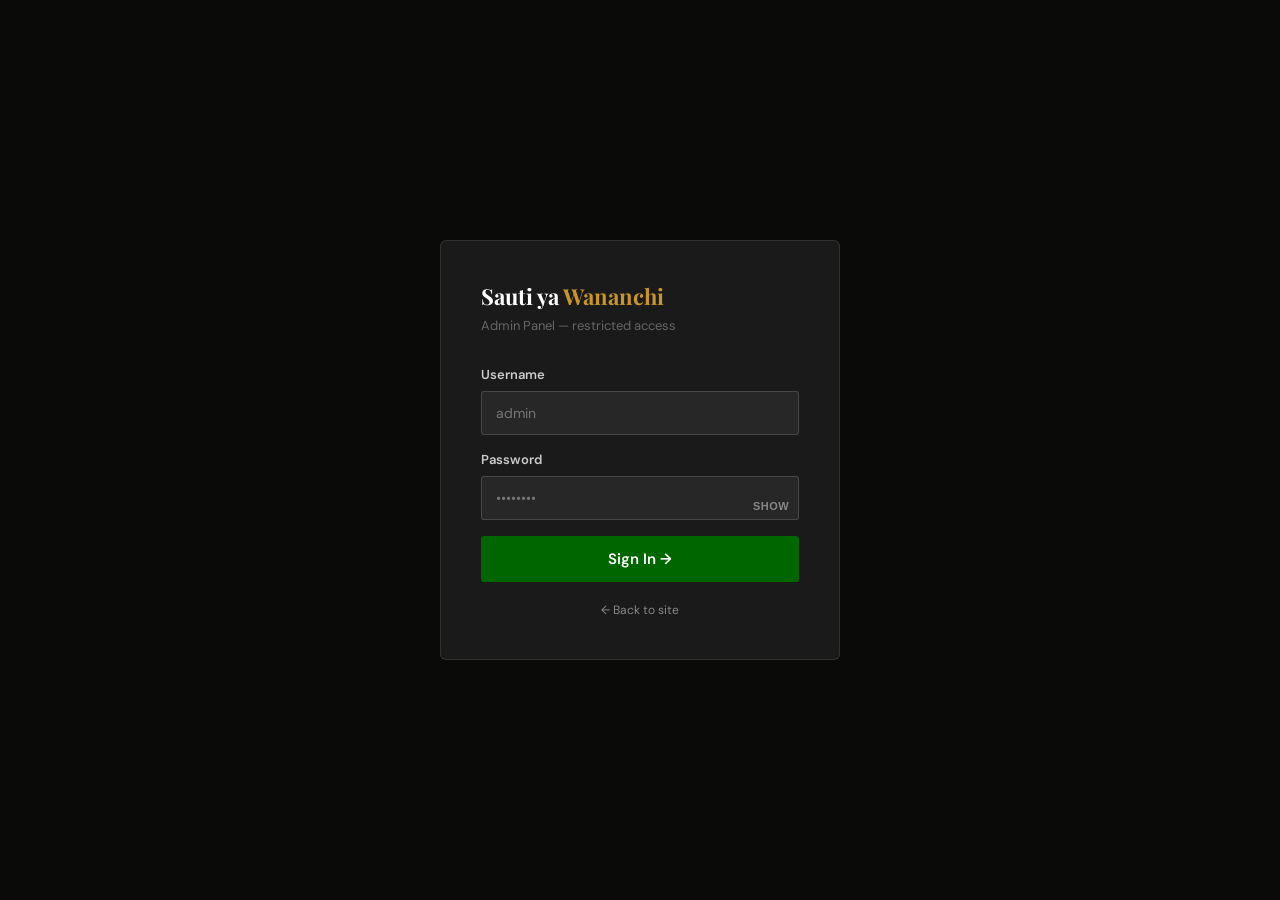
<file: admin.html>
<!DOCTYPE html>
<html lang="en">
<head>
  <meta charset="UTF-8" />
  <meta name="viewport" content="width=device-width, initial-scale=1.0" />
  <title>Admin Panel — Sauti ya Wananchi</title>
  <link href="https://fonts.googleapis.com/css2?family=Playfair+Display:wght@700;900&family=DM+Sans:wght@300;400;500;600&family=DM+Mono:wght@400;500&display=swap" rel="stylesheet">
  <link rel="stylesheet" href="Admin.css" />
</head>
<body>

<div id="login-screen">
  <div class="login-box">
    <div class="login-logo">Sauti ya <span>Wananchi</span></div>
    <div class="login-sub">Admin Panel — restricted access</div>
    <label class="login-label">Username</label>
    <input class="login-input" type="text" id="login-user" placeholder="admin" onkeydown="if(event.key==='Enter')doLogin()" />
    <label class="login-label">Password</label>
    <div style="position:relative">
      <input class="login-input" type="password" id="login-pass" placeholder="••••••••" onkeydown="if(event.key==='Enter')doLogin()" style="padding-right:60px" />
      <button type="button" onclick="toggleAdminPass(this)" style="position:absolute;right:10px;top:50%;transform:translateY(-50%);background:none;border:none;color:#888;font-size:11px;font-weight:600;letter-spacing:0.04em;cursor:pointer">SHOW</button>
    </div>
    <button class="login-btn" id="login-btn" onclick="doLogin()">Sign In →</button>
    <div class="login-error" id="login-error">Incorrect username or password.</div>
    <div style="text-align:center;margin-top:1rem">
      <a href="login.html" style="font-size:12px;color:#888;text-decoration:none">← Back to site</a>
    </div>
  </div>
</div>
<!-- ADMIN PANEL -->
<div id="admin-panel">
  <nav class="admin-nav">
    <div class="admin-nav-logo">Sauti ya <span>Wananchi</span> — Admin</div>
    <div class="admin-nav-right">
      <span class="admin-badge">🔒 Admin</span>
      <a href="admin_results.php" class="admin-badge" style="text-decoration:none;">📊 Vote Results</a>
      <a href="index.html" style="font-size:13px;color:#888;text-decoration:none">← Back to site</a>
      <button class="logout-btn" onclick="doLogout()">Log out</button>
    </div>
  </nav>

  <div class="admin-body">

    <!-- KPIs -->
    <div class="kpi-row">
      <div class="kpi-card">
        <div class="kpi-label">Total Comments</div>
        <div class="kpi-val green" id="kpi-total">—</div>
        <div class="kpi-sub">All time submissions</div>
      </div>
      <div class="kpi-card">
        <div class="kpi-label">Today</div>
        <div class="kpi-val" id="kpi-today">—</div>
        <div class="kpi-sub">Comments today</div>
      </div>
    </div>

    <!-- OFFICIAL REGISTRATIONS -->
<div class="toolbar">
  <div class="toolbar-left">
    <span class="section-title">Official Registrations</span>
  </div>
</div>

<div class="officials-tabs">
  <button class="officials-tab active" id="tab-officials-pending" onclick="switchOfficialsTab('pending')">Pending</button>
  <button class="officials-tab" id="tab-officials-approved" onclick="switchOfficialsTab('approved')">Approved</button>
  <button class="officials-tab" id="tab-officials-rejected" onclick="switchOfficialsTab('rejected')">Rejected</button>
</div>

<div class="table-wrap" style="margin-bottom:2rem">
  <table>
    <thead>
      <tr>
        <th>Name</th>
        <th>Phone</th>
        <th>Office ID</th>
        <th>County / Constituency</th>
        <th>Registered</th>
        <th id="officials-action-header">Action</th>
      </tr>
    </thead>
    <tbody id="officials-tbody">
      <tr><td colspan="6"><div class="loading">Loading…</div></td></tr>
    </tbody>
  </table>
</div>
    
<!-- PENDING COMMENT DELETIONS -->
<div class="toolbar">
  <div class="toolbar-left">
    <span class="section-title">Pending Comment Deletions</span>
  </div>
  <button class="refresh-btn" onclick="loadPendingDeletions()">↻ Refresh</button>
</div>

<div class="table-wrap" style="margin-bottom:2rem">
  <table>
    <thead>
      <tr>
        <th>Comment</th>
        <th>Bill</th>
        <th>Flagged By</th>
        <th>Reason</th>
        <th>Action</th>
      </tr>
    </thead>
    <tbody id="pending-deletions-tbody">
      <tr><td colspan="5"><div class="loading">Loading…</div></td></tr>
    </tbody>
  </table>
</div>

<!-- PENDING BILL & TAX CHANGES -->
<div class="toolbar">
  <div class="toolbar-left">
    <span class="section-title">Pending Bill &amp; Tax Changes</span>
  </div>
  <button class="refresh-btn" onclick="loadPendingChanges()">↻ Refresh</button>
</div>

<div class="table-wrap" style="margin-bottom:2rem">
  <table>
    <thead>
      <tr>
        <th>Type</th>
        <th>Bill</th>
        <th>Details</th>
        <th>Proposed By</th>
        <th>Proposed</th>
        <th>Action</th>
      </tr>
    </thead>
    <tbody id="pending-changes-tbody">
      <tr><td colspan="6"><div class="loading">Loading…</div></td></tr>
    </tbody>
  </table>
</div>

    <!-- TABLE -->
    <div class="toolbar">
      <div class="toolbar-left">
        <span class="section-title">Public Comments</span>
      </div>
      <div style="display:flex;gap:0.75rem;align-items:center">
        <input class="search-input" type="text" id="search-input" placeholder="Search comments..." oninput="applyFilters()" />
        <button class="refresh-btn" onclick="loadReports()">↻ Refresh</button>
        <button class="export-btn" onclick="exportCSV()">↓ Export CSV</button>
      </div>
    </div>

    <div class="table-wrap">
      <table>
        <thead>
          <tr>
            <th>#</th>
            <th>Comment</th>
            <th>Date & Time</th>
            <th>Action</th>
          </tr>
        </thead>
        <tbody id="reports-tbody">
          <tr><td colspan="4"><div class="loading">Loading comments...</div></td></tr>
        </tbody>
      </table>
      <div class="pagination" id="pagination" style="display:none">
        <span id="pagination-info"></span>
        <div class="page-btns" id="page-btns"></div>
      </div>
    </div>

  </div>
</div>

<div class="toast" id="toast"></div>

<script src="admiN.js"></script>
</body>
</html>
</file>
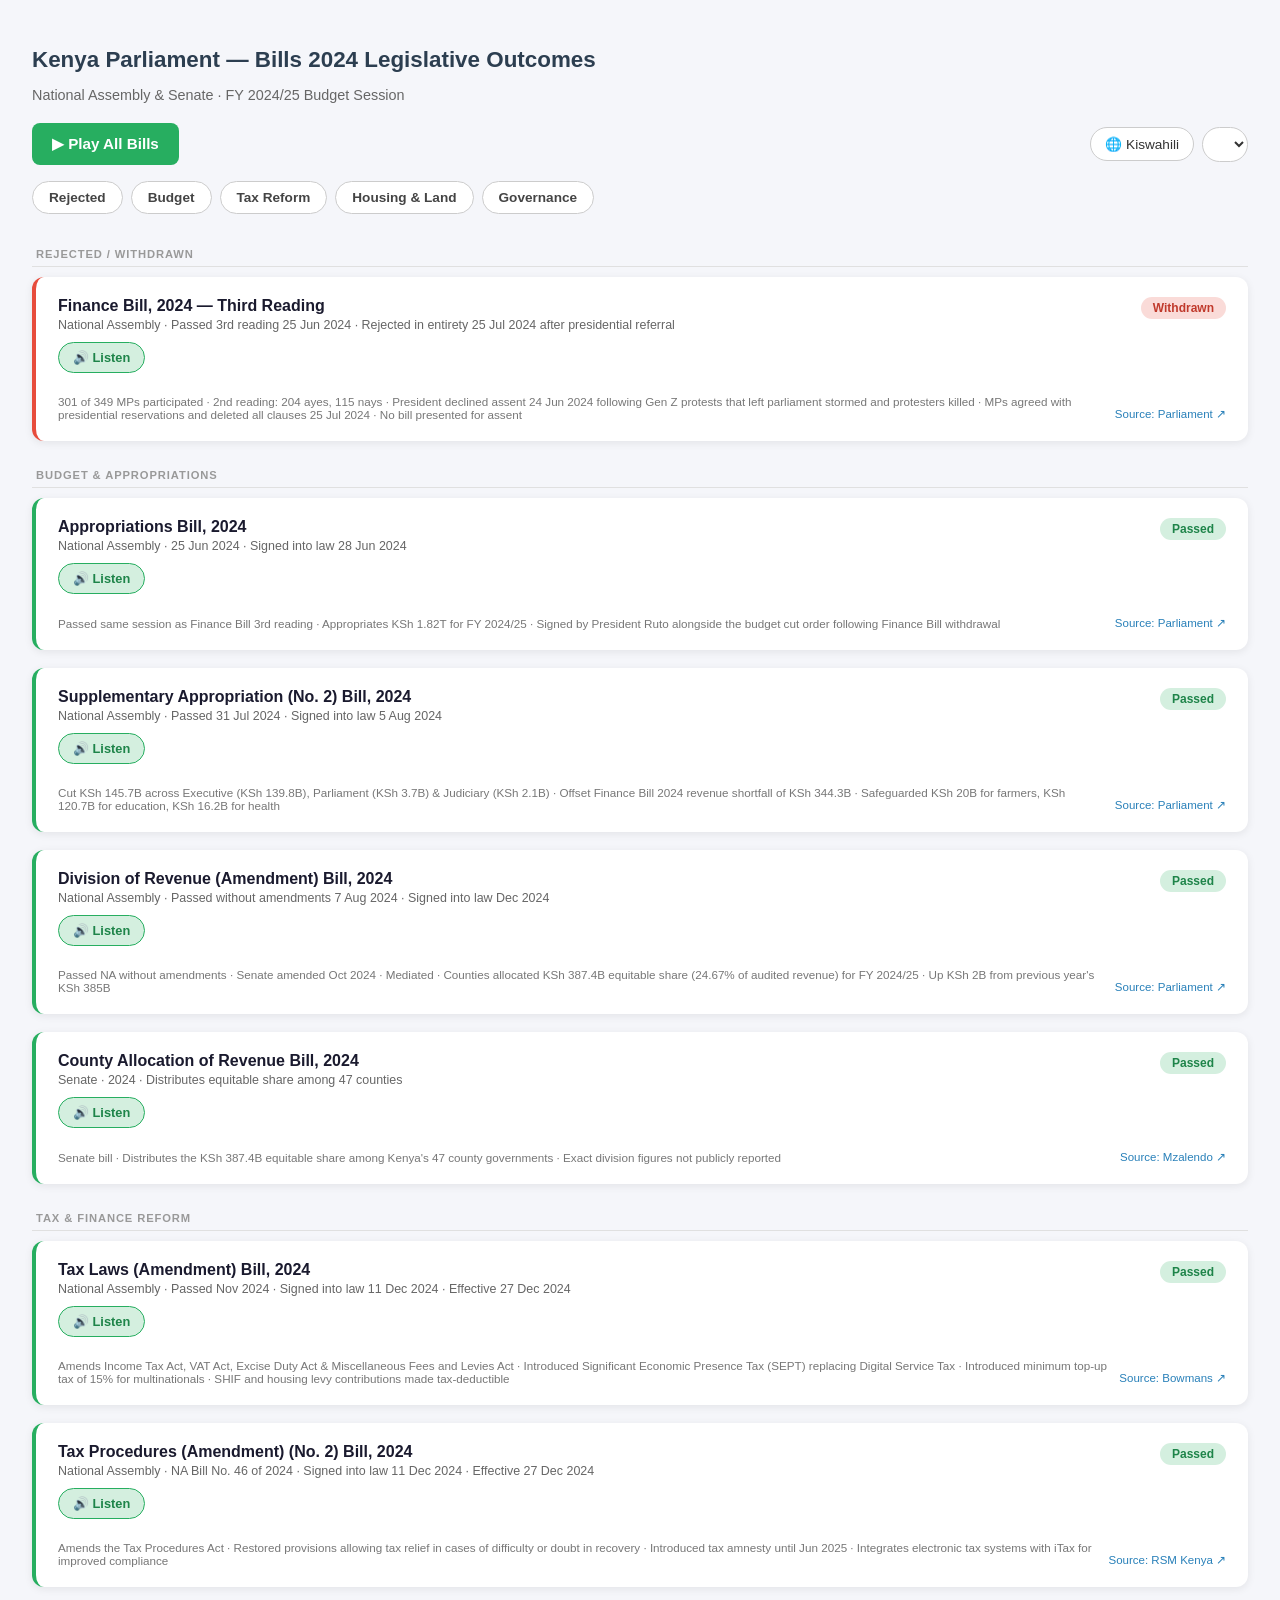
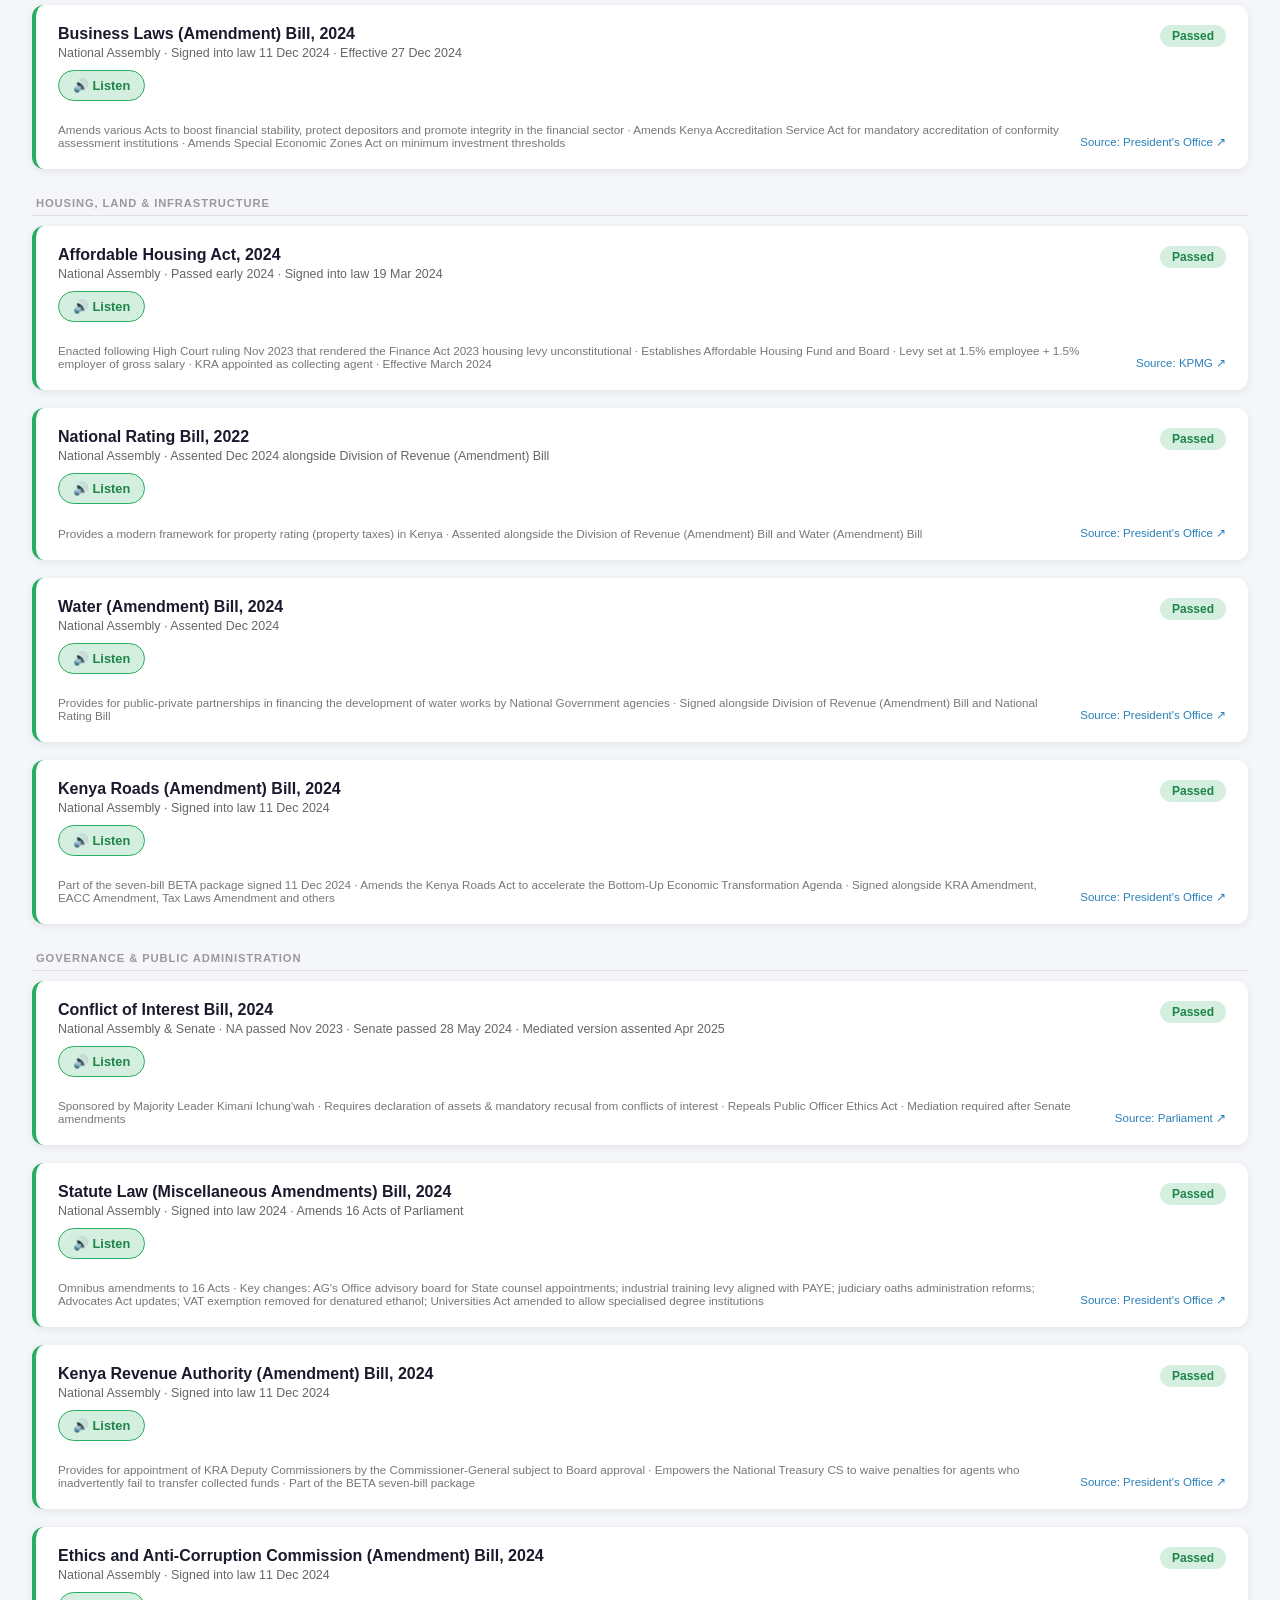
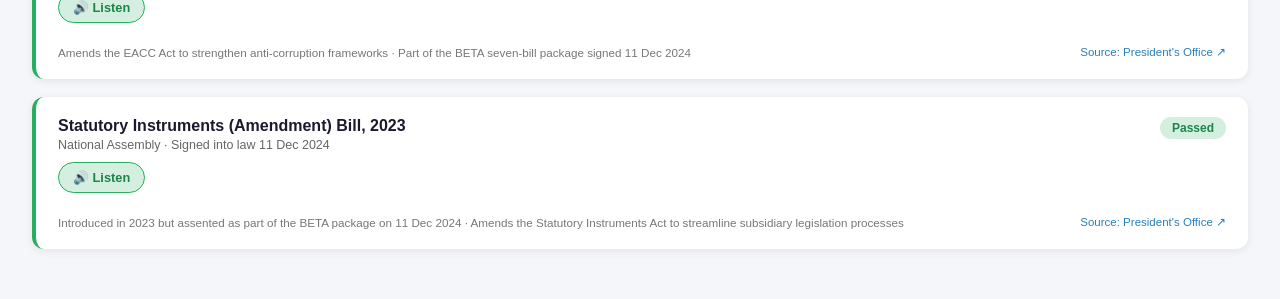
<file: Bills2024.html>
<!DOCTYPE html>
<html lang="en">
<head>
  <meta charset="UTF-8">
  <meta name="viewport" content="width=device-width, initial-scale=1.0">
  <title>Kenya Bills 2024 — Legislative Outcomes</title>
  <style>
    body { font-family: -apple-system, BlinkMacSystemFont, "Segoe UI", sans-serif; background: #f5f6fa; padding: 24px; color: #1a1a2e; }
    h1 { font-size: 1.4rem; color: #2c3e50; margin-bottom: 4px; }
    .subtitle { color: #666; font-size: 0.9rem; margin-bottom: 20px; }

    .bills-controls { display: flex; justify-content: space-between; align-items: center; gap: 12px; flex-wrap: wrap; margin-bottom: 16px; }
    .bills-play-btn { display: flex; align-items: center; gap: 8px; background: #27ae60; color: #fff; border: none; border-radius: 8px; padding: 12px 20px; font-size: 0.95rem; font-weight: 700; cursor: pointer; }
    .bills-play-btn.playing { background: #1e8449; }
    .bills-voice-group { display: flex; align-items: center; gap: 8px; }
    #bills-voice-picker { font-size: 0.85rem; padding: 8px 12px; border-radius: 20px; border: 1px solid #ccc; background: #fff; color: #333; }
    .bills-lang-btn { font-size: 0.85rem; padding: 8px 14px; border-radius: 20px; border: 1px solid #ccc; background: #fff; color: #333; cursor: pointer; }
    .bills-lang-btn.on { background: #d4efdf; border-color: #27ae60; color: #1e8449; font-weight: 700; }

    .bills-tabs { display: flex; gap: 8px; overflow-x: auto; padding-bottom: 6px; margin-bottom: 24px; }
    .bills-tab { flex-shrink: 0; font-size: 0.85rem; font-weight: 700; padding: 8px 16px; border-radius: 20px; border: 1px solid #ccc; background: #fff; color: #444; cursor: pointer; white-space: nowrap; }
    .bills-tab:hover { border-color: #27ae60; color: #1e8449; }

    .section-label {
      font-size: 0.7rem; font-weight: 700; letter-spacing: 0.08em; text-transform: uppercase;
      color: #999; margin: 28px 0 10px; padding-left: 4px; border-bottom: 1px solid #e0e0e0; padding-bottom: 6px;
      scroll-margin-top: 16px;
    }

    .pw-vote-card {
      background: #fff; border-radius: 12px; box-shadow: 0 2px 8px rgba(0,0,0,0.08);
      padding: 20px 22px; margin-bottom: 18px; border-left: 4px solid #ccc;
    }
    .pw-vote-card.card-passed   { border-left-color: #27ae60; }
    .pw-vote-card.card-rejected { border-left-color: #e74c3c; }
    .pw-vote-card.card-pending  { border-left-color: #f39c12; }

    .pw-vote-header { display: flex; justify-content: space-between; align-items: flex-start; gap: 12px; margin-bottom: 10px; }
    .pw-vote-title  { font-size: 1rem; font-weight: 700; color: #1a1a2e; }
    .pw-vote-meta   { font-size: 0.78rem; color: #666; margin-top: 3px; }

    .pw-bill-stage { display: inline-block; padding: 4px 12px; border-radius: 20px; font-size: 0.75rem; font-weight: 700; white-space: nowrap; }
    .stage-assent   { background: #d4efdf; color: #1e8449; }
    .stage-rejected { background: #fadbd8; color: #c0392b; }
    .stage-pending  { background: #fef9e7; color: #b7950b; }

    .pw-vote-footer { display: flex; justify-content: space-between; align-items: flex-end; margin-top: 12px; gap: 10px; flex-wrap: wrap; }
    .pw-vote-footnote { font-size: 0.73rem; color: #777; flex: 1; }
    .pw-source-link { font-size: 0.72rem; color: #2980b9; text-decoration: none; white-space: nowrap; }
    .pw-source-link:hover { text-decoration: underline; }

    .card-listen-btn {
      background: #d4efdf; border: 1px solid #27ae60; color: #1e8449;
      font-size: 0.8rem; font-weight: 700; padding: 7px 14px; border-radius: 16px; cursor: pointer; margin-bottom: 10px;
    }
    .card-listen-btn.speaking { background: #27ae60; color: #fff; }

    @media (max-width: 600px) { .pw-vote-header { flex-direction: column; } }
  </style>
</head>
<body>

<h1>Kenya Parliament — Bills 2024 Legislative Outcomes</h1>
<p class="subtitle">National Assembly &amp; Senate · FY 2024/25 Budget Session</p>

<div class="bills-controls">
  <button class="bills-play-btn" id="bills-play-btn" onclick="toggleBillsPlayAll()">▶ Play All Bills</button>
  <div class="bills-voice-group">
    <button class="bills-lang-btn" id="bills-lang-btn" onclick="toggleBillsLang()">🌐 Kiswahili</button>
    <select id="bills-voice-picker" aria-label="Choose a voice"></select>
  </div>
</div>

<div class="bills-tabs">
  <button class="bills-tab" onclick="scrollToBillsGroup('group-rejected')">Rejected</button>
  <button class="bills-tab" onclick="scrollToBillsGroup('group-budget')">Budget</button>
  <button class="bills-tab" onclick="scrollToBillsGroup('group-tax')">Tax Reform</button>
  <button class="bills-tab" onclick="scrollToBillsGroup('group-housing')">Housing &amp; Land</button>
  <button class="bills-tab" onclick="scrollToBillsGroup('group-gov')">Governance</button>
</div>

<!-- ═══════════════════════════════════════ -->
<div class="section-label" id="group-rejected">Rejected / Withdrawn</div>
<!-- ═══════════════════════════════════════ -->

<div class="pw-vote-card card-rejected" data-sw="Mswada wa Fedha, 2024. Uliondolewa baada ya maandamano makubwa ya vijana. Rais alikataa kutia sahihi, na wabunge waliondoa vifungu vyote.">
  <div class="pw-vote-header">
    <div>
      <div class="pw-vote-title">Finance Bill, 2024 — Third Reading</div>
      <div class="pw-vote-meta">National Assembly · Passed 3rd reading 25 Jun 2024 · Rejected in entirety 25 Jul 2024 after presidential referral</div>
    </div>
    <span class="pw-bill-stage stage-rejected">Withdrawn</span>
  </div>
  <button class="card-listen-btn" onclick="readBillCard(this)">🔊 Listen</button>
  <div class="pw-vote-footer">
    <span class="pw-vote-footnote">301 of 349 MPs participated · 2nd reading: 204 ayes, 115 nays · President declined assent 24 Jun 2024 following Gen Z protests that left parliament stormed and protesters killed · MPs agreed with presidential reservations and deleted all clauses 25 Jul 2024 · No bill presented for assent</span>
    <a href="https://parliament.go.ke/node/22244" target="_blank" class="pw-source-link">Source: Parliament ↗</a>
  </div>
</div>

<!-- ═══════════════════════════════════════ -->
<div class="section-label" id="group-budget">Budget &amp; Appropriations</div>
<!-- ═══════════════════════════════════════ -->

<div class="pw-vote-card card-passed" data-sw="Mswada wa Ugavi, 2024. Umepitishwa kuwa sheria. Unatoa shilingi trilioni 1.82 kwa mwaka wa fedha 2024/25.">
  <div class="pw-vote-header">
    <div>
      <div class="pw-vote-title">Appropriations Bill, 2024</div>
      <div class="pw-vote-meta">National Assembly · 25 Jun 2024 · Signed into law 28 Jun 2024</div>
    </div>
    <span class="pw-bill-stage stage-assent">Passed</span>
  </div>
  <button class="card-listen-btn" onclick="readBillCard(this)">🔊 Listen</button>
  <div class="pw-vote-footer">
    <span class="pw-vote-footnote">Passed same session as Finance Bill 3rd reading · Appropriates KSh 1.82T for FY 2024/25 · Signed by President Ruto alongside the budget cut order following Finance Bill withdrawal</span>
    <a href="https://parliament.go.ke" target="_blank" class="pw-source-link">Source: Parliament ↗</a>
  </div>
</div>

<div class="pw-vote-card card-passed" data-sw="Mswada wa Nyongeza ya Ugavi (Na. 2), 2024. Umepitishwa kuwa sheria. Ulipunguza matumizi kwa shilingi bilioni 145.7 baada ya kuondolewa kwa Mswada wa Fedha.">
  <div class="pw-vote-header">
    <div>
      <div class="pw-vote-title">Supplementary Appropriation (No. 2) Bill, 2024</div>
      <div class="pw-vote-meta">National Assembly · Passed 31 Jul 2024 · Signed into law 5 Aug 2024</div>
    </div>
    <span class="pw-bill-stage stage-assent">Passed</span>
  </div>
  <button class="card-listen-btn" onclick="readBillCard(this)">🔊 Listen</button>
  <div class="pw-vote-footer">
    <span class="pw-vote-footnote">Cut KSh 145.7B across Executive (KSh 139.8B), Parliament (KSh 3.7B) &amp; Judiciary (KSh 2.1B) · Offset Finance Bill 2024 revenue shortfall of KSh 344.3B · Safeguarded KSh 20B for farmers, KSh 120.7B for education, KSh 16.2B for health</span>
    <a href="https://parliament.go.ke/node/22334" target="_blank" class="pw-source-link">Source: Parliament ↗</a>
  </div>
</div>

<div class="pw-vote-card card-passed" data-sw="Mswada wa Marekebisho ya Mgawanyo wa Mapato, 2024. Umepitishwa kuwa sheria. Kaunti zimepewa shilingi bilioni 387.4 kama sehemu yao ya mapato.">
  <div class="pw-vote-header">
    <div>
      <div class="pw-vote-title">Division of Revenue (Amendment) Bill, 2024</div>
      <div class="pw-vote-meta">National Assembly · Passed without amendments 7 Aug 2024 · Signed into law Dec 2024</div>
    </div>
    <span class="pw-bill-stage stage-assent">Passed</span>
  </div>
  <button class="card-listen-btn" onclick="readBillCard(this)">🔊 Listen</button>
  <div class="pw-vote-footer">
    <span class="pw-vote-footnote">Passed NA without amendments · Senate amended Oct 2024 · Mediated · Counties allocated KSh 387.4B equitable share (24.67% of audited revenue) for FY 2024/25 · Up KSh 2B from previous year's KSh 385B</span>
    <a href="https://parliament.go.ke/node/23082" target="_blank" class="pw-source-link">Source: Parliament ↗</a>
  </div>
</div>

<div class="pw-vote-card card-passed" data-sw="Mswada wa Mgao wa Mapato kwa Kaunti, 2024. Umepitishwa kuwa sheria. Unagawanya mapato kati ya kaunti 47 za Kenya.">
  <div class="pw-vote-header">
    <div>
      <div class="pw-vote-title">County Allocation of Revenue Bill, 2024</div>
      <div class="pw-vote-meta">Senate · 2024 · Distributes equitable share among 47 counties</div>
    </div>
    <span class="pw-bill-stage stage-assent">Passed</span>
  </div>
  <button class="card-listen-btn" onclick="readBillCard(this)">🔊 Listen</button>
  <div class="pw-vote-footer">
    <span class="pw-vote-footnote">Senate bill · Distributes the KSh 387.4B equitable share among Kenya's 47 county governments · Exact division figures not publicly reported</span>
    <a href="https://mzalendo.com" target="_blank" class="pw-source-link">Source: Mzalendo ↗</a>
  </div>
</div>

<!-- ═══════════════════════════════════════ -->
<div class="section-label" id="group-tax">Tax &amp; Finance Reform</div>
<!-- ═══════════════════════════════════════ -->

<div class="pw-vote-card card-passed" data-sw="Mswada wa Marekebisho ya Sheria za Kodi, 2024. Umepitishwa kuwa sheria. Umeanzisha Kodi ya Uwepo Muhimu wa Kiuchumi kwa makampuni ya kimataifa.">
  <div class="pw-vote-header">
    <div>
      <div class="pw-vote-title">Tax Laws (Amendment) Bill, 2024</div>
      <div class="pw-vote-meta">National Assembly · Passed Nov 2024 · Signed into law 11 Dec 2024 · Effective 27 Dec 2024</div>
    </div>
    <span class="pw-bill-stage stage-assent">Passed</span>
  </div>
  <button class="card-listen-btn" onclick="readBillCard(this)">🔊 Listen</button>
  <div class="pw-vote-footer">
    <span class="pw-vote-footnote">Amends Income Tax Act, VAT Act, Excise Duty Act &amp; Miscellaneous Fees and Levies Act · Introduced Significant Economic Presence Tax (SEPT) replacing Digital Service Tax · Introduced minimum top-up tax of 15% for multinationals · SHIF and housing levy contributions made tax-deductible</span>
    <a href="https://bowmanslaw.com/insights/kenya-the-president-assents-the-tax-laws-amendment-bill-and-the-tax-procedures-amendment-bill-2024-into-law/" target="_blank" class="pw-source-link">Source: Bowmans ↗</a>
  </div>
</div>

<div class="pw-vote-card card-passed" data-sw="Mswada wa Marekebisho ya Taratibu za Kodi (Na. 2), 2024. Umepitishwa kuwa sheria. Umeruhusu msamaha wa kodi hadi Juni 2025.">
  <div class="pw-vote-header">
    <div>
      <div class="pw-vote-title">Tax Procedures (Amendment) (No. 2) Bill, 2024</div>
      <div class="pw-vote-meta">National Assembly · NA Bill No. 46 of 2024 · Signed into law 11 Dec 2024 · Effective 27 Dec 2024</div>
    </div>
    <span class="pw-bill-stage stage-assent">Passed</span>
  </div>
  <button class="card-listen-btn" onclick="readBillCard(this)">🔊 Listen</button>
  <div class="pw-vote-footer">
    <span class="pw-vote-footnote">Amends the Tax Procedures Act · Restored provisions allowing tax relief in cases of difficulty or doubt in recovery · Introduced tax amnesty until Jun 2025 · Integrates electronic tax systems with iTax for improved compliance</span>
    <a href="https://www.rsm.global/kenya/news/rsmea-newsletter-overview-tax-laws-and-tax-procedures-amendment-acts-2024" target="_blank" class="pw-source-link">Source: RSM Kenya ↗</a>
  </div>
</div>

<div class="pw-vote-card card-passed" data-sw="Mswada wa Marekebisho ya Sheria za Biashara, 2024. Umepitishwa kuwa sheria. Unaimarisha uthabiti wa kifedha na kulinda waweka amana.">
  <div class="pw-vote-header">
    <div>
      <div class="pw-vote-title">Business Laws (Amendment) Bill, 2024</div>
      <div class="pw-vote-meta">National Assembly · Signed into law 11 Dec 2024 · Effective 27 Dec 2024</div>
    </div>
    <span class="pw-bill-stage stage-assent">Passed</span>
  </div>
  <button class="card-listen-btn" onclick="readBillCard(this)">🔊 Listen</button>
  <div class="pw-vote-footer">
    <span class="pw-vote-footnote">Amends various Acts to boost financial stability, protect depositors and promote integrity in the financial sector · Amends Kenya Accreditation Service Act for mandatory accreditation of conformity assessment institutions · Amends Special Economic Zones Act on minimum investment thresholds</span>
    <a href="https://www.president.go.ke/president-ruto-signs-parliamentary-bills-to-boost-beta/" target="_blank" class="pw-source-link">Source: President's Office ↗</a>
  </div>
</div>

<!-- ═══════════════════════════════════════ -->
<div class="section-label" id="group-housing">Housing, Land &amp; Infrastructure</div>
<!-- ═══════════════════════════════════════ -->

<div class="pw-vote-card card-passed" data-sw="Sheria ya Nyumba Nafuu, 2024. Imepitishwa kuwa sheria. Ushuru wa nyumba umewekwa asilimia 1.5 kwa mfanyakazi na asilimia 1.5 kwa mwajiri.">
  <div class="pw-vote-header">
    <div>
      <div class="pw-vote-title">Affordable Housing Act, 2024</div>
      <div class="pw-vote-meta">National Assembly · Passed early 2024 · Signed into law 19 Mar 2024</div>
    </div>
    <span class="pw-bill-stage stage-assent">Passed</span>
  </div>
  <button class="card-listen-btn" onclick="readBillCard(this)">🔊 Listen</button>
  <div class="pw-vote-footer">
    <span class="pw-vote-footnote">Enacted following High Court ruling Nov 2023 that rendered the Finance Act 2023 housing levy unconstitutional · Establishes Affordable Housing Fund and Board · Levy set at 1.5% employee + 1.5% employer of gross salary · KRA appointed as collecting agent · Effective March 2024</span>
    <a href="https://kpmg.com/ke/en/home/insights/2024/03/the-affordable-housing-act-2024.html" target="_blank" class="pw-source-link">Source: KPMG ↗</a>
  </div>
</div>

<div class="pw-vote-card card-passed" data-sw="Mswada wa Kitaifa wa Ukadiriaji, 2022. Umepitishwa kuwa sheria. Unatoa mfumo wa kisasa wa ukadiriaji wa mali na kodi ya ardhi.">
  <div class="pw-vote-header">
    <div>
      <div class="pw-vote-title">National Rating Bill, 2022</div>
      <div class="pw-vote-meta">National Assembly · Assented Dec 2024 alongside Division of Revenue (Amendment) Bill</div>
    </div>
    <span class="pw-bill-stage stage-assent">Passed</span>
  </div>
  <button class="card-listen-btn" onclick="readBillCard(this)">🔊 Listen</button>
  <div class="pw-vote-footer">
    <span class="pw-vote-footnote">Provides a modern framework for property rating (property taxes) in Kenya · Assented alongside the Division of Revenue (Amendment) Bill and Water (Amendment) Bill</span>
    <a href="https://www.president.go.ke/president-ruto-assents-to-parliamentary-bills/" target="_blank" class="pw-source-link">Source: President's Office ↗</a>
  </div>
</div>

<div class="pw-vote-card card-passed" data-sw="Mswada wa Marekebisho ya Maji, 2024. Umepitishwa kuwa sheria. Unaruhusu ushirikiano wa serikali na sekta binafsi katika miradi ya maji.">
  <div class="pw-vote-header">
    <div>
      <div class="pw-vote-title">Water (Amendment) Bill, 2024</div>
      <div class="pw-vote-meta">National Assembly · Assented Dec 2024</div>
    </div>
    <span class="pw-bill-stage stage-assent">Passed</span>
  </div>
  <button class="card-listen-btn" onclick="readBillCard(this)">🔊 Listen</button>
  <div class="pw-vote-footer">
    <span class="pw-vote-footnote">Provides for public-private partnerships in financing the development of water works by National Government agencies · Signed alongside Division of Revenue (Amendment) Bill and National Rating Bill</span>
    <a href="https://www.president.go.ke/president-ruto-assents-to-parliamentary-bills/" target="_blank" class="pw-source-link">Source: President's Office ↗</a>
  </div>
</div>

<div class="pw-vote-card card-passed" data-sw="Mswada wa Marekebisho ya Barabara za Kenya, 2024. Umepitishwa kuwa sheria. Sehemu ya mswada saba wa BETA kuharakisha maendeleo ya kiuchumi.">
  <div class="pw-vote-header">
    <div>
      <div class="pw-vote-title">Kenya Roads (Amendment) Bill, 2024</div>
      <div class="pw-vote-meta">National Assembly · Signed into law 11 Dec 2024</div>
    </div>
    <span class="pw-bill-stage stage-assent">Passed</span>
  </div>
  <button class="card-listen-btn" onclick="readBillCard(this)">🔊 Listen</button>
  <div class="pw-vote-footer">
    <span class="pw-vote-footnote">Part of the seven-bill BETA package signed 11 Dec 2024 · Amends the Kenya Roads Act to accelerate the Bottom-Up Economic Transformation Agenda · Signed alongside KRA Amendment, EACC Amendment, Tax Laws Amendment and others</span>
    <a href="https://www.president.go.ke/president-ruto-signs-parliamentary-bills-to-boost-beta/" target="_blank" class="pw-source-link">Source: President's Office ↗</a>
  </div>
</div>

<!-- ═══════════════════════════════════════ -->
<div class="section-label" id="group-gov">Governance &amp; Public Administration</div>
<!-- ═══════════════════════════════════════ -->

<div class="pw-vote-card card-passed" data-sw="Mswada wa Mgongano wa Maslahi, 2024. Umepitishwa kuwa sheria. Unahitaji viongozi kutangaza mali zao na kujiepusha na mgongano wa maslahi.">
  <div class="pw-vote-header">
    <div>
      <div class="pw-vote-title">Conflict of Interest Bill, 2024</div>
      <div class="pw-vote-meta">National Assembly &amp; Senate · NA passed Nov 2023 · Senate passed 28 May 2024 · Mediated version assented Apr 2025</div>
    </div>
    <span class="pw-bill-stage stage-assent">Passed</span>
  </div>
  <button class="card-listen-btn" onclick="readBillCard(this)">🔊 Listen</button>
  <div class="pw-vote-footer">
    <span class="pw-vote-footnote">Sponsored by Majority Leader Kimani Ichung'wah · Requires declaration of assets &amp; mandatory recusal from conflicts of interest · Repeals Public Officer Ethics Act · Mediation required after Senate amendments</span>
    <a href="https://parliament.go.ke/node/24317" target="_blank" class="pw-source-link">Source: Parliament ↗</a>
  </div>
</div>

<div class="pw-vote-card card-passed" data-sw="Mswada wa Marekebisho Mbalimbali ya Sheria za Kisheria, 2024. Umepitishwa kuwa sheria. Umerekebisha sheria kumi na sita kwa mara moja.">
  <div class="pw-vote-header">
    <div>
      <div class="pw-vote-title">Statute Law (Miscellaneous Amendments) Bill, 2024</div>
      <div class="pw-vote-meta">National Assembly · Signed into law 2024 · Amends 16 Acts of Parliament</div>
    </div>
    <span class="pw-bill-stage stage-assent">Passed</span>
  </div>
  <button class="card-listen-btn" onclick="readBillCard(this)">🔊 Listen</button>
  <div class="pw-vote-footer">
    <span class="pw-vote-footnote">Omnibus amendments to 16 Acts · Key changes: AG's Office advisory board for State counsel appointments; industrial training levy aligned with PAYE; judiciary oaths administration reforms; Advocates Act updates; VAT exemption removed for denatured ethanol; Universities Act amended to allow specialised degree institutions</span>
    <a href="https://www.president.go.ke/president-ruto-signs-into-law-the-statute-law-bill-2024/" target="_blank" class="pw-source-link">Source: President's Office ↗</a>
  </div>
</div>

<div class="pw-vote-card card-passed" data-sw="Mswada wa Marekebisho ya Mamlaka ya Mapato Kenya, 2024. Umepitishwa kuwa sheria. Unaruhusu Kamishna Mkuu kuteua Makamishna Wasaidizi.">
  <div class="pw-vote-header">
    <div>
      <div class="pw-vote-title">Kenya Revenue Authority (Amendment) Bill, 2024</div>
      <div class="pw-vote-meta">National Assembly · Signed into law 11 Dec 2024</div>
    </div>
    <span class="pw-bill-stage stage-assent">Passed</span>
  </div>
  <button class="card-listen-btn" onclick="readBillCard(this)">🔊 Listen</button>
  <div class="pw-vote-footer">
    <span class="pw-vote-footnote">Provides for appointment of KRA Deputy Commissioners by the Commissioner-General subject to Board approval · Empowers the National Treasury CS to waive penalties for agents who inadvertently fail to transfer collected funds · Part of the BETA seven-bill package</span>
    <a href="https://www.president.go.ke/president-ruto-signs-parliamentary-bills-to-boost-beta/" target="_blank" class="pw-source-link">Source: President's Office ↗</a>
  </div>
</div>

<div class="pw-vote-card card-passed" data-sw="Mswada wa Marekebisho ya Tume ya Maadili na Kupambana na Ufisadi, 2024. Umepitishwa kuwa sheria. Unaimarisha mifumo ya kupambana na rushwa.">
  <div class="pw-vote-header">
    <div>
      <div class="pw-vote-title">Ethics and Anti-Corruption Commission (Amendment) Bill, 2024</div>
      <div class="pw-vote-meta">National Assembly · Signed into law 11 Dec 2024</div>
    </div>
    <span class="pw-bill-stage stage-assent">Passed</span>
  </div>
  <button class="card-listen-btn" onclick="readBillCard(this)">🔊 Listen</button>
  <div class="pw-vote-footer">
    <span class="pw-vote-footnote">Amends the EACC Act to strengthen anti-corruption frameworks · Part of the BETA seven-bill package signed 11 Dec 2024</span>
    <a href="https://www.president.go.ke/president-ruto-signs-parliamentary-bills-to-boost-beta/" target="_blank" class="pw-source-link">Source: President's Office ↗</a>
  </div>
</div>

<div class="pw-vote-card card-passed" data-sw="Mswada wa Marekebisho ya Vyombo vya Kisheria, 2023. Umepitishwa kuwa sheria. Unarahisisha mchakato wa sheria ndogo ndogo.">
  <div class="pw-vote-header">
    <div>
      <div class="pw-vote-title">Statutory Instruments (Amendment) Bill, 2023</div>
      <div class="pw-vote-meta">National Assembly · Signed into law 11 Dec 2024</div>
    </div>
    <span class="pw-bill-stage stage-assent">Passed</span>
  </div>
  <button class="card-listen-btn" onclick="readBillCard(this)">🔊 Listen</button>
  <div class="pw-vote-footer">
    <span class="pw-vote-footnote">Introduced in 2023 but assented as part of the BETA package on 11 Dec 2024 · Amends the Statutory Instruments Act to streamline subsidiary legislation processes</span>
    <a href="https://www.president.go.ke/president-ruto-signs-parliamentary-bills-to-boost-beta/" target="_blank" class="pw-source-link">Source: President's Office ↗</a>
  </div>
</div>

<script>
let billsKiswahili = false;
let billsSelectedVoice = null;
let billsMatchedVoices = [];
let billsCurrentUtterance = null;
let billsPlayingAll = false;
let billsPlayQueue = [];

const billsVoiceOptions = [
  { match: 'Zira',   label: 'Female',   lang: 'en' },
  { match: 'Mark',   label: 'Male',     lang: 'en' },
  { match: 'Rafiki', label: 'Mwanaume', lang: 'sw' },
  { match: 'Zuri',   label: 'Mwanamke', lang: 'sw' }
];

function billsLoadVoices(){
  const voices = window.speechSynthesis.getVoices();
  const picker = document.getElementById('bills-voice-picker');
  if (!picker || voices.length === 0) return;

  const currentLang = billsKiswahili ? 'sw' : 'en';
  picker.innerHTML = '';

  const placeholder = document.createElement('option');
  placeholder.value = '';
  placeholder.textContent = 'Voice / Sauti';
  placeholder.disabled = true;
  placeholder.selected = true;
  picker.appendChild(placeholder);

  billsMatchedVoices = [];
  billsVoiceOptions
    .filter(w => w.lang === currentLang)
    .forEach(w => {
      const voice = voices.find(v => v.name.includes(w.match));
      if (voice) {
        billsMatchedVoices.push({ voice, label: w.label });
        const opt = document.createElement('option');
        opt.value = billsMatchedVoices.length - 1;
        opt.textContent = w.label;
        picker.appendChild(opt);
      }
    });

  picker.style.display = billsMatchedVoices.length > 0 ? 'inline-block' : 'none';
  picker.onchange = () => {
    if (picker.value === '') { billsSelectedVoice = null; return; }
    billsSelectedVoice = billsMatchedVoices[picker.value].voice;
  };
  billsSelectedVoice = billsMatchedVoices[0] ? billsMatchedVoices[0].voice : null;
}

window.speechSynthesis.onvoiceschanged = billsLoadVoices;
billsLoadVoices();

function toggleBillsLang(){
  billsKiswahili = !billsKiswahili;
  const btn = document.getElementById('bills-lang-btn');
  btn.classList.toggle('on', billsKiswahili);
  btn.textContent = billsKiswahili ? '🌐 English' : '🌐 Kiswahili';
  billsLoadVoices();
}

function billsCardText(card){
  if (billsKiswahili) {
    return card.getAttribute('data-sw') || card.querySelector('.pw-vote-title').textContent.trim();
  }
  const title = card.querySelector('.pw-vote-title')?.textContent.trim() || '';
  const meta = card.querySelector('.pw-vote-meta')?.textContent.trim() || '';
  const footnote = card.querySelector('.pw-vote-footnote')?.textContent.trim() || '';
  return [title, meta, footnote].filter(Boolean).join('. ');
}

function speakBillsText(text, onEnd){
  const utterance = new SpeechSynthesisUtterance(text);
  if (billsSelectedVoice) utterance.voice = billsSelectedVoice;
  else utterance.lang = billsKiswahili ? 'sw-KE' : 'en-US';
  utterance.onend = onEnd;
  utterance.onerror = onEnd;
  billsCurrentUtterance = utterance;
  speechSynthesis.speak(utterance);
}

function readBillCard(btn){
  const card = btn.closest('.pw-vote-card');
  const wasSpeaking = btn.classList.contains('speaking');
  stopBillsPlayAll();
  speechSynthesis.cancel();
  document.querySelectorAll('.card-listen-btn.speaking').forEach(b => b.classList.remove('speaking'));
  if (wasSpeaking) return;

  setTimeout(() => {
    btn.classList.add('speaking');
    speakBillsText(billsCardText(card), () => btn.classList.remove('speaking'));
  }, 50);
}

function toggleBillsPlayAll(){
  if (billsPlayingAll) { stopBillsPlayAll(); return; }
  speechSynthesis.cancel();
  document.querySelectorAll('.card-listen-btn.speaking').forEach(b => b.classList.remove('speaking'));

  billsPlayingAll = true;
  billsPlayQueue = Array.from(document.querySelectorAll('.pw-vote-card'));
  const playBtn = document.getElementById('bills-play-btn');
  playBtn.textContent = '⏹ Stop';
  playBtn.classList.add('playing');

  setTimeout(playNextBillsCard, 50);
}

function playNextBillsCard(){
  if (!billsPlayingAll || billsPlayQueue.length === 0) { stopBillsPlayAll(); return; }
  const card = billsPlayQueue.shift();
  const listenBtn = card.querySelector('.card-listen-btn');
  listenBtn.classList.add('speaking');
  card.scrollIntoView({ behavior: 'smooth', block: 'center' });

  speakBillsText(billsCardText(card), () => {
    listenBtn.classList.remove('speaking');
    if (billsPlayingAll) setTimeout(playNextBillsCard, 300);
  });
}

function stopBillsPlayAll(){
  billsPlayingAll = false;
  billsPlayQueue = [];
  const playBtn = document.getElementById('bills-play-btn');
  playBtn.textContent = '▶ Play All Bills';
  playBtn.classList.remove('playing');
  document.querySelectorAll('.card-listen-btn.speaking').forEach(b => b.classList.remove('speaking'));
}

function scrollToBillsGroup(id){
  document.getElementById(id).scrollIntoView({ behavior: 'smooth', block: 'start' });
}
</script>

</body>
</html>
</file>
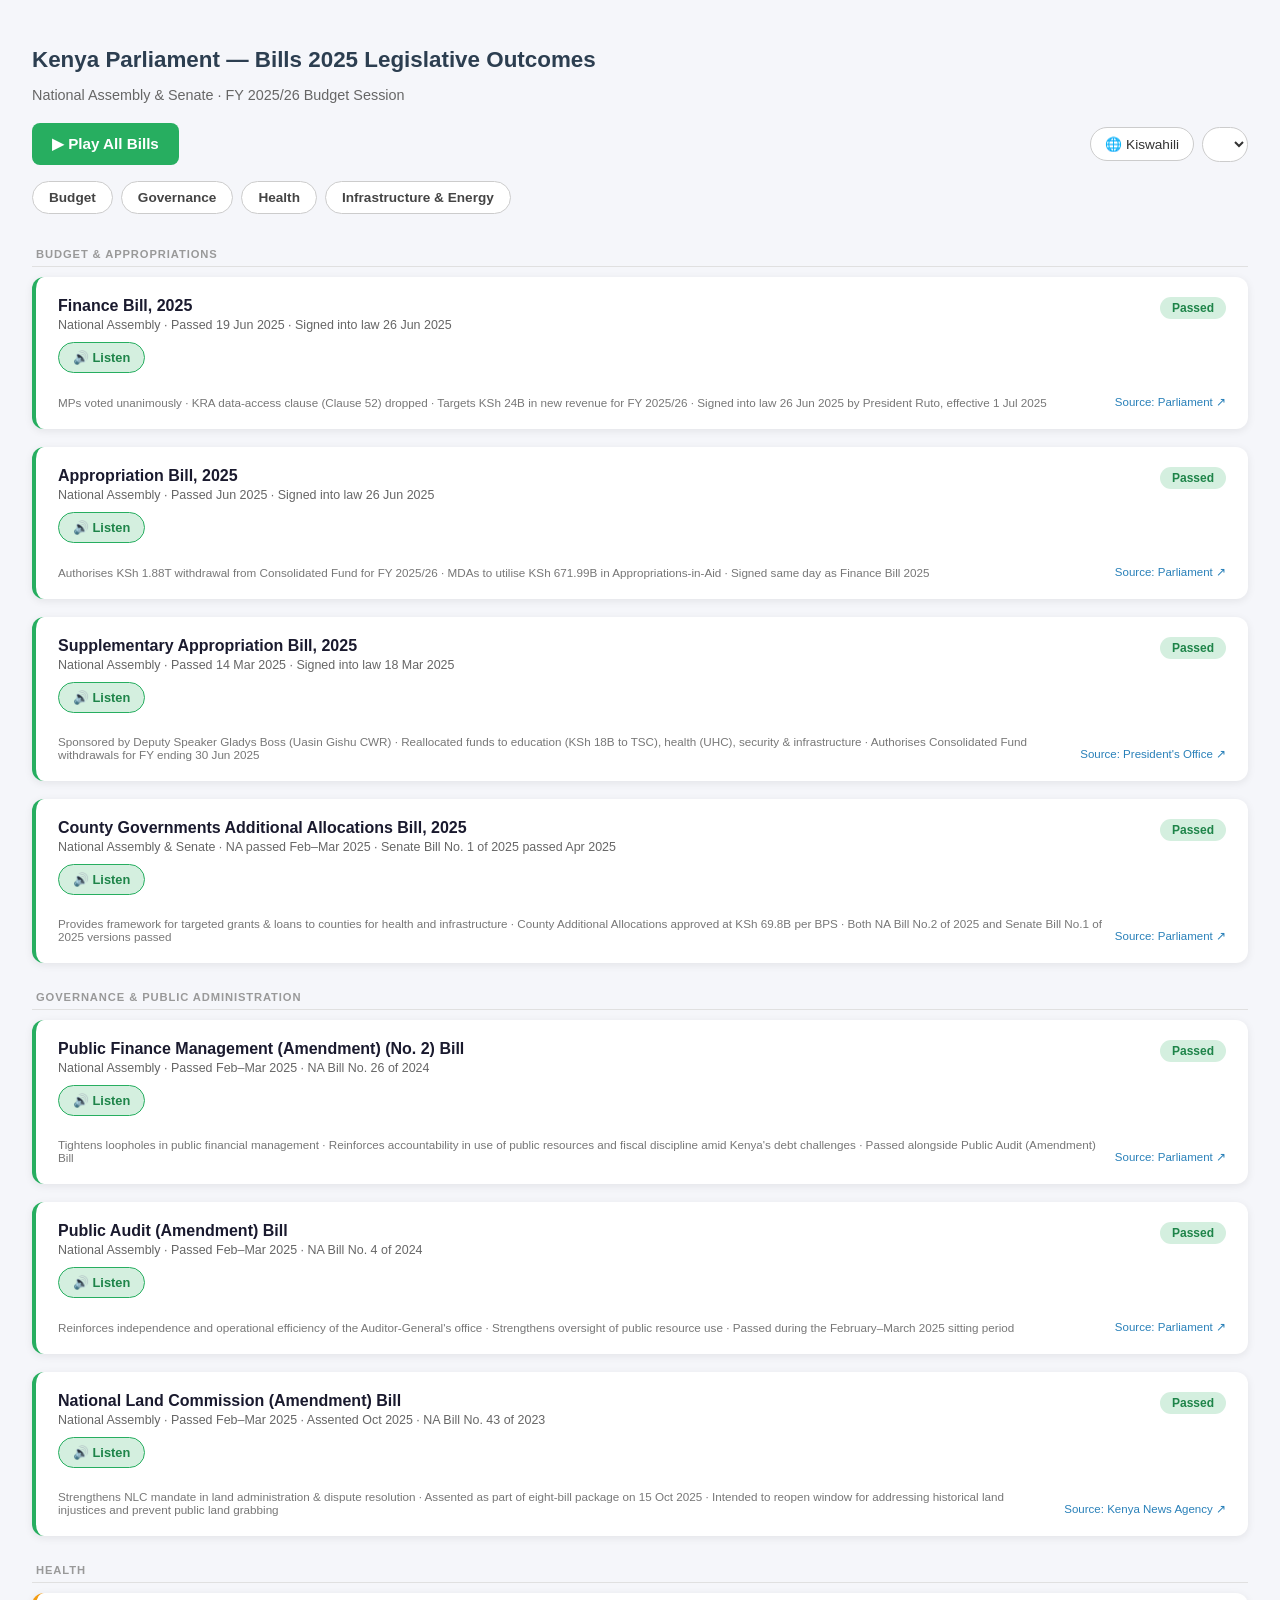
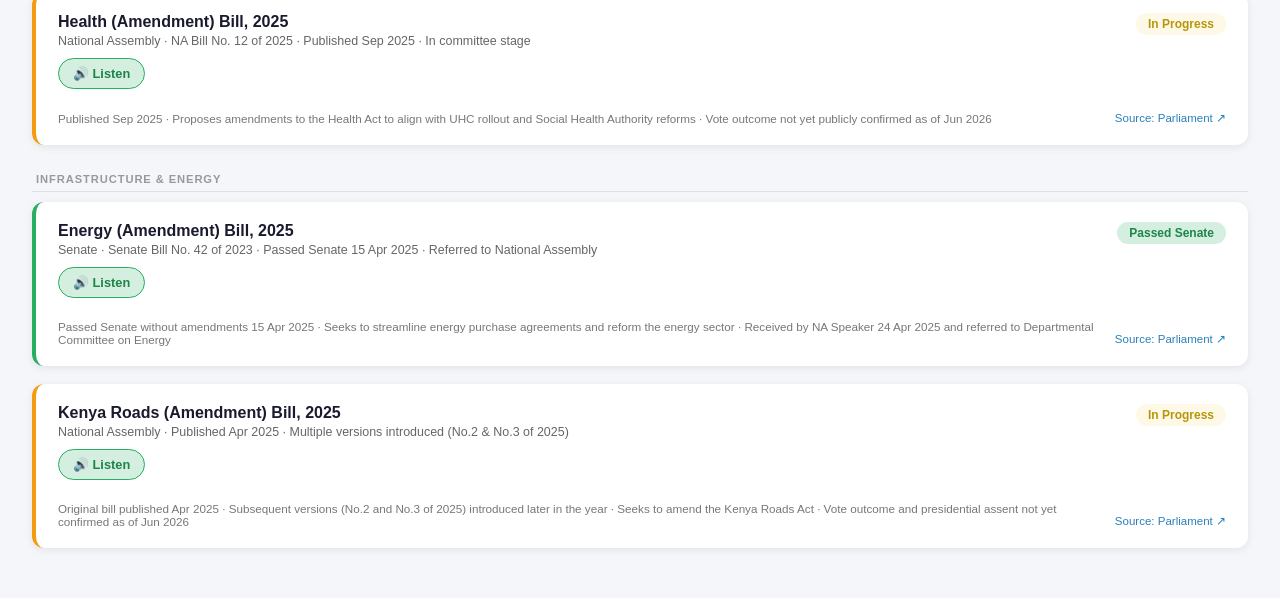
<file: Bills2025.html>
<!DOCTYPE html>
<html lang="en">
<head>
  <meta charset="UTF-8">
  <meta name="viewport" content="width=device-width, initial-scale=1.0">
  <title>Kenya Bills 2025 — Legislative Outcomes</title>
  <style>
    body { font-family: -apple-system, BlinkMacSystemFont, "Segoe UI", sans-serif; background: #f5f6fa; padding: 24px; color: #1a1a2e; }
    h1 { font-size: 1.4rem; color: #2c3e50; margin-bottom: 4px; }
    .subtitle { color: #666; font-size: 0.9rem; margin-bottom: 20px; }

    .bills-controls { display: flex; justify-content: space-between; align-items: center; gap: 12px; flex-wrap: wrap; margin-bottom: 16px; }
    .bills-play-btn { display: flex; align-items: center; gap: 8px; background: #27ae60; color: #fff; border: none; border-radius: 8px; padding: 12px 20px; font-size: 0.95rem; font-weight: 700; cursor: pointer; }
    .bills-play-btn.playing { background: #1e8449; }
    .bills-voice-group { display: flex; align-items: center; gap: 8px; }
    #bills-voice-picker { font-size: 0.85rem; padding: 8px 12px; border-radius: 20px; border: 1px solid #ccc; background: #fff; color: #333; }
    .bills-lang-btn { font-size: 0.85rem; padding: 8px 14px; border-radius: 20px; border: 1px solid #ccc; background: #fff; color: #333; cursor: pointer; }
    .bills-lang-btn.on { background: #d4efdf; border-color: #27ae60; color: #1e8449; font-weight: 700; }

    .bills-tabs { display: flex; gap: 8px; overflow-x: auto; padding-bottom: 6px; margin-bottom: 24px; }
    .bills-tab { flex-shrink: 0; font-size: 0.85rem; font-weight: 700; padding: 8px 16px; border-radius: 20px; border: 1px solid #ccc; background: #fff; color: #444; cursor: pointer; white-space: nowrap; }
    .bills-tab:hover { border-color: #27ae60; color: #1e8449; }

    .section-label {
      font-size: 0.7rem; font-weight: 700; letter-spacing: 0.08em; text-transform: uppercase;
      color: #999; margin: 28px 0 10px; padding-left: 4px; border-bottom: 1px solid #e0e0e0; padding-bottom: 6px;
      scroll-margin-top: 16px;
    }

    .pw-vote-card {
      background: #fff; border-radius: 12px; box-shadow: 0 2px 8px rgba(0,0,0,0.08);
      padding: 20px 22px; margin-bottom: 18px; border-left: 4px solid #ccc;
    }
    .pw-vote-card.card-passed   { border-left-color: #27ae60; }
    .pw-vote-card.card-rejected { border-left-color: #e74c3c; }
    .pw-vote-card.card-pending  { border-left-color: #f39c12; }

    .pw-vote-header { display: flex; justify-content: space-between; align-items: flex-start; gap: 12px; margin-bottom: 10px; }
    .pw-vote-title  { font-size: 1rem; font-weight: 700; color: #1a1a2e; }
    .pw-vote-meta   { font-size: 0.78rem; color: #666; margin-top: 3px; }

    .pw-bill-stage { display: inline-block; padding: 4px 12px; border-radius: 20px; font-size: 0.75rem; font-weight: 700; white-space: nowrap; }
    .stage-assent   { background: #d4efdf; color: #1e8449; }
    .stage-rejected { background: #fadbd8; color: #c0392b; }
    .stage-pending  { background: #fef9e7; color: #b7950b; }

    .pw-vote-footer { display: flex; justify-content: space-between; align-items: flex-end; margin-top: 12px; gap: 10px; flex-wrap: wrap; }
    .pw-vote-footnote { font-size: 0.73rem; color: #777; flex: 1; }
    .pw-source-link { font-size: 0.72rem; color: #2980b9; text-decoration: none; white-space: nowrap; }
    .pw-source-link:hover { text-decoration: underline; }

    .card-listen-btn {
      background: #d4efdf; border: 1px solid #27ae60; color: #1e8449;
      font-size: 0.8rem; font-weight: 700; padding: 7px 14px; border-radius: 16px; cursor: pointer; margin-bottom: 10px;
    }
    .card-listen-btn.speaking { background: #27ae60; color: #fff; }

    @media (max-width: 600px) { .pw-vote-header { flex-direction: column; } }
  </style>
</head>
<body>

<h1>Kenya Parliament — Bills 2025 Legislative Outcomes</h1>
<p class="subtitle">National Assembly &amp; Senate · FY 2025/26 Budget Session</p>

<div class="bills-controls">
  <button class="bills-play-btn" id="bills-play-btn" onclick="toggleBillsPlayAll()">▶ Play All Bills</button>
  <div class="bills-voice-group">
    <button class="bills-lang-btn" id="bills-lang-btn" onclick="toggleBillsLang()">🌐 Kiswahili</button>
    <select id="bills-voice-picker" aria-label="Choose a voice"></select>
  </div>
</div>

<div class="bills-tabs">
  <button class="bills-tab" onclick="scrollToBillsGroup('group-budget')">Budget</button>
  <button class="bills-tab" onclick="scrollToBillsGroup('group-gov')">Governance</button>
  <button class="bills-tab" onclick="scrollToBillsGroup('group-health')">Health</button>
  <button class="bills-tab" onclick="scrollToBillsGroup('group-infra')">Infrastructure &amp; Energy</button>
</div>

<!-- ═══════════════════════════════════════ -->
<div class="section-label" id="group-budget">Budget &amp; Appropriations</div>
<!-- ═══════════════════════════════════════ -->

<div class="pw-vote-card card-passed" data-sw="Mswada wa Fedha, 2025. Umepitishwa kuwa sheria. Kifungu cha ufikiaji wa data cha KRA kimeondolewa. Unalenga kupata shilingi bilioni 24 za mapato mapya.">
  <div class="pw-vote-header">
    <div>
      <div class="pw-vote-title">Finance Bill, 2025 </div>
      <div class="pw-vote-meta">National Assembly · Passed 19 Jun 2025 · Signed into law 26 Jun 2025</div>
    </div>
    <span class="pw-bill-stage stage-assent">Passed</span>
  </div>
  <button class="card-listen-btn" onclick="readBillCard(this)">🔊 Listen</button>
  <div class="pw-vote-footer">
    <span class="pw-vote-footnote">MPs voted unanimously · KRA data-access clause (Clause 52) dropped · Targets KSh 24B in new revenue for FY 2025/26 · Signed into law 26 Jun 2025 by President Ruto, effective 1 Jul 2025</span>
    <a href="https://parliament.go.ke" target="_blank" class="pw-source-link">Source: Parliament ↗</a>
  </div>
</div>

<div class="pw-vote-card card-passed" data-sw="Mswada wa Ugavi, 2025. Umepitishwa kuwa sheria. Unaruhusu matumizi ya shilingi trilioni 1.88 kwa mwaka wa fedha 2025/26.">
  <div class="pw-vote-header">
    <div>
      <div class="pw-vote-title">Appropriation Bill, 2025</div>
      <div class="pw-vote-meta">National Assembly · Passed Jun 2025 · Signed into law 26 Jun 2025</div>
    </div>
    <span class="pw-bill-stage stage-assent">Passed</span>
  </div>
  <button class="card-listen-btn" onclick="readBillCard(this)">🔊 Listen</button>
  <div class="pw-vote-footer">
    <span class="pw-vote-footnote">Authorises KSh 1.88T withdrawal from Consolidated Fund for FY 2025/26 · MDAs to utilise KSh 671.99B in Appropriations-in-Aid · Signed same day as Finance Bill 2025</span>
    <a href="https://parliament.go.ke" target="_blank" class="pw-source-link">Source: Parliament ↗</a>
  </div>
</div>

<div class="pw-vote-card card-passed" data-sw="Mswada wa Nyongeza ya Ugavi, 2025. Umepitishwa kuwa sheria. Umegawa fedha za ziada kwa elimu, afya, usalama na miundombinu.">
  <div class="pw-vote-header">
    <div>
      <div class="pw-vote-title">Supplementary Appropriation Bill, 2025</div>
      <div class="pw-vote-meta">National Assembly · Passed 14 Mar 2025 · Signed into law 18 Mar 2025</div>
    </div>
    <span class="pw-bill-stage stage-assent">Passed</span>
  </div>
  <button class="card-listen-btn" onclick="readBillCard(this)">🔊 Listen</button>
  <div class="pw-vote-footer">
    <span class="pw-vote-footnote">Sponsored by Deputy Speaker Gladys Boss (Uasin Gishu CWR) · Reallocated funds to education (KSh 18B to TSC), health (UHC), security &amp; infrastructure · Authorises Consolidated Fund withdrawals for FY ending 30 Jun 2025</span>
    <a href="https://www.president.go.ke/president-ruto-assents-to-the-supplementary-appropriation-bill-2025-to-fund-key-programmes/" target="_blank" class="pw-source-link">Source: President's Office ↗</a>
  </div>
</div>

<div class="pw-vote-card card-passed" data-sw="Mswada wa Mgao wa Ziada kwa Serikali za Kaunti, 2025. Umepitishwa kuwa sheria. Kaunti zimepewa shilingi bilioni 69.8 kwa afya na miundombinu.">
  <div class="pw-vote-header">
    <div>
      <div class="pw-vote-title">County Governments Additional Allocations Bill, 2025</div>
      <div class="pw-vote-meta">National Assembly &amp; Senate · NA passed Feb–Mar 2025 · Senate Bill No. 1 of 2025 passed Apr 2025</div>
    </div>
    <span class="pw-bill-stage stage-assent">Passed</span>
  </div>
  <button class="card-listen-btn" onclick="readBillCard(this)">🔊 Listen</button>
  <div class="pw-vote-footer">
    <span class="pw-vote-footnote">Provides framework for targeted grants &amp; loans to counties for health and infrastructure · County Additional Allocations approved at KSh 69.8B per BPS · Both NA Bill No.2 of 2025 and Senate Bill No.1 of 2025 versions passed</span>
    <a href="https://www.parliament.go.ke/node/23515" target="_blank" class="pw-source-link">Source: Parliament ↗</a>
  </div>
</div>

<!-- ═══════════════════════════════════════ -->
<div class="section-label" id="group-gov">Governance &amp; Public Administration</div>
<!-- ═══════════════════════════════════════ -->

<div class="pw-vote-card card-passed" data-sw="Mswada wa Marekebisho ya Usimamizi wa Fedha za Umma (Na. 2). Umepitishwa kuwa sheria. Unaimarisha uwajibikaji katika matumizi ya rasilimali za umma.">
  <div class="pw-vote-header">
    <div>
      <div class="pw-vote-title">Public Finance Management (Amendment) (No. 2) Bill</div>
      <div class="pw-vote-meta">National Assembly · Passed Feb–Mar 2025 · NA Bill No. 26 of 2024</div>
    </div>
    <span class="pw-bill-stage stage-assent">Passed</span>
  </div>
  <button class="card-listen-btn" onclick="readBillCard(this)">🔊 Listen</button>
  <div class="pw-vote-footer">
    <span class="pw-vote-footnote">Tightens loopholes in public financial management · Reinforces accountability in use of public resources and fiscal discipline amid Kenya's debt challenges · Passed alongside Public Audit (Amendment) Bill</span>
    <a href="https://www.parliament.go.ke/node/23515" target="_blank" class="pw-source-link">Source: Parliament ↗</a>
  </div>
</div>

<div class="pw-vote-card card-passed" data-sw="Mswada wa Marekebisho ya Ukaguzi wa Umma. Umepitishwa kuwa sheria. Unaimarisha uhuru wa Ofisi ya Mkaguzi Mkuu wa Hesabu za Serikali.">
  <div class="pw-vote-header">
    <div>
      <div class="pw-vote-title">Public Audit (Amendment) Bill</div>
      <div class="pw-vote-meta">National Assembly · Passed Feb–Mar 2025 · NA Bill No. 4 of 2024</div>
    </div>
    <span class="pw-bill-stage stage-assent">Passed</span>
  </div>
  <button class="card-listen-btn" onclick="readBillCard(this)">🔊 Listen</button>
  <div class="pw-vote-footer">
    <span class="pw-vote-footnote">Reinforces independence and operational efficiency of the Auditor-General's office · Strengthens oversight of public resource use · Passed during the February–March 2025 sitting period</span>
    <a href="https://www.parliament.go.ke/node/23515" target="_blank" class="pw-source-link">Source: Parliament ↗</a>
  </div>
</div>

<div class="pw-vote-card card-passed" data-sw="Mswada wa Marekebisho ya Tume ya Kitaifa ya Ardhi. Umepitishwa kuwa sheria. Unaimarisha mamlaka ya Tume katika usimamizi wa ardhi na utatuzi wa migogoro.">
  <div class="pw-vote-header">
    <div>
      <div class="pw-vote-title">National Land Commission (Amendment) Bill</div>
      <div class="pw-vote-meta">National Assembly · Passed Feb–Mar 2025 · Assented Oct 2025 · NA Bill No. 43 of 2023</div>
    </div>
    <span class="pw-bill-stage stage-assent">Passed</span>
  </div>
  <button class="card-listen-btn" onclick="readBillCard(this)">🔊 Listen</button>
  <div class="pw-vote-footer">
    <span class="pw-vote-footnote">Strengthens NLC mandate in land administration &amp; dispute resolution · Assented as part of eight-bill package on 15 Oct 2025 · Intended to reopen window for addressing historical land injustices and prevent public land grabbing</span>
    <a href="https://www.kenyanews.go.ke/government-clarifies-concerns-over-eight-recently-assented-bills/" target="_blank" class="pw-source-link">Source: Kenya News Agency ↗</a>
  </div>
</div>

<!-- ═══════════════════════════════════════ -->
<div class="section-label" id="group-health">Health</div>
<!-- ═══════════════════════════════════════ -->

<div class="pw-vote-card card-pending" data-sw="Mswada wa Marekebisho ya Afya, 2025. Bado uko kwenye mchakato. Unalenga kuoanisha Sheria ya Afya na mfumo wa Bima ya Afya kwa Wote.">
  <div class="pw-vote-header">
    <div>
      <div class="pw-vote-title">Health (Amendment) Bill, 2025</div>
      <div class="pw-vote-meta">National Assembly · NA Bill No. 12 of 2025 · Published Sep 2025 · In committee stage</div>
    </div>
    <span class="pw-bill-stage stage-pending">In Progress</span>
  </div>
  <button class="card-listen-btn" onclick="readBillCard(this)">🔊 Listen</button>
  <div class="pw-vote-footer">
    <span class="pw-vote-footnote">Published Sep 2025 · Proposes amendments to the Health Act to align with UHC rollout and Social Health Authority reforms · Vote outcome not yet publicly confirmed as of Jun 2026</span>
    <a href="https://www.parliament.go.ke" target="_blank" class="pw-source-link">Source: Parliament ↗</a>
  </div>
</div>

<!-- ═══════════════════════════════════════ -->
<div class="section-label" id="group-infra">Infrastructure &amp; Energy</div>
<!-- ═══════════════════════════════════════ -->

<div class="pw-vote-card card-passed" data-sw="Mswada wa Marekebisho ya Nishati, 2025. Umepitishwa na Seneti. Unalenga kurahisisha mikataba ya ununuzi wa nishati na kurekebisha sekta ya nishati.">
  <div class="pw-vote-header">
    <div>
      <div class="pw-vote-title">Energy (Amendment) Bill, 2025</div>
      <div class="pw-vote-meta">Senate · Senate Bill No. 42 of 2023 · Passed Senate 15 Apr 2025 · Referred to National Assembly</div>
    </div>
    <span class="pw-bill-stage stage-assent">Passed Senate</span>
  </div>
  <button class="card-listen-btn" onclick="readBillCard(this)">🔊 Listen</button>
  <div class="pw-vote-footer">
    <span class="pw-vote-footnote">Passed Senate without amendments 15 Apr 2025 · Seeks to streamline energy purchase agreements and reform the energy sector · Received by NA Speaker 24 Apr 2025 and referred to Departmental Committee on Energy</span>
    <a href="https://www.parliament.go.ke/node/23742" target="_blank" class="pw-source-link">Source: Parliament ↗</a>
  </div>
</div>

<div class="pw-vote-card card-pending" data-sw="Mswada wa Marekebisho ya Barabara za Kenya, 2025. Bado uko kwenye mchakato. Toleo kadhaa zimewasilishwa kurekebisha Sheria ya Barabara za Kenya.">
  <div class="pw-vote-header">
    <div>
      <div class="pw-vote-title">Kenya Roads (Amendment) Bill, 2025</div>
      <div class="pw-vote-meta">National Assembly · Published Apr 2025 · Multiple versions introduced (No.2 &amp; No.3 of 2025)</div>
    </div>
    <span class="pw-bill-stage stage-pending">In Progress</span>
  </div>
  <button class="card-listen-btn" onclick="readBillCard(this)">🔊 Listen</button>
  <div class="pw-vote-footer">
    <span class="pw-vote-footnote">Original bill published Apr 2025 · Subsequent versions (No.2 and No.3 of 2025) introduced later in the year · Seeks to amend the Kenya Roads Act · Vote outcome and presidential assent not yet confirmed as of Jun 2026</span>
    <a href="https://parliament.go.ke/node/23706" target="_blank" class="pw-source-link">Source: Parliament ↗</a>
  </div>
</div>

<script>
let billsKiswahili = false;
let billsSelectedVoice = null;
let billsMatchedVoices = [];
let billsCurrentUtterance = null;
let billsPlayingAll = false;
let billsPlayQueue = [];

const billsVoiceOptions = [
  { match: 'Zira',   label: 'Female',   lang: 'en' },
  { match: 'Mark',   label: 'Male',     lang: 'en' },
  { match: 'Rafiki', label: 'Mwanaume', lang: 'sw' },
  { match: 'Zuri',   label: 'Mwanamke', lang: 'sw' }
];

function billsLoadVoices(){
  const voices = window.speechSynthesis.getVoices();
  const picker = document.getElementById('bills-voice-picker');
  if (!picker || voices.length === 0) return;

  const currentLang = billsKiswahili ? 'sw' : 'en';
  picker.innerHTML = '';

  const placeholder = document.createElement('option');
  placeholder.value = '';
  placeholder.textContent = 'Voice / Sauti';
  placeholder.disabled = true;
  placeholder.selected = true;
  picker.appendChild(placeholder);

  billsMatchedVoices = [];
  billsVoiceOptions
    .filter(w => w.lang === currentLang)
    .forEach(w => {
      const voice = voices.find(v => v.name.includes(w.match));
      if (voice) {
        billsMatchedVoices.push({ voice, label: w.label });
        const opt = document.createElement('option');
        opt.value = billsMatchedVoices.length - 1;
        opt.textContent = w.label;
        picker.appendChild(opt);
      }
    });

  picker.style.display = billsMatchedVoices.length > 0 ? 'inline-block' : 'none';
  picker.onchange = () => {
    if (picker.value === '') { billsSelectedVoice = null; return; }
    billsSelectedVoice = billsMatchedVoices[picker.value].voice;
  };
  billsSelectedVoice = billsMatchedVoices[0] ? billsMatchedVoices[0].voice : null;
}

window.speechSynthesis.onvoiceschanged = billsLoadVoices;
billsLoadVoices();

function toggleBillsLang(){
  billsKiswahili = !billsKiswahili;
  const btn = document.getElementById('bills-lang-btn');
  btn.classList.toggle('on', billsKiswahili);
  btn.textContent = billsKiswahili ? '🌐 English' : '🌐 Kiswahili';
  billsLoadVoices();
}

function billsCardText(card){
  if (billsKiswahili) {
    return card.getAttribute('data-sw') || card.querySelector('.pw-vote-title').textContent.trim();
  }
  const title = card.querySelector('.pw-vote-title')?.textContent.trim() || '';
  const meta = card.querySelector('.pw-vote-meta')?.textContent.trim() || '';
  const footnote = card.querySelector('.pw-vote-footnote')?.textContent.trim() || '';
  return [title, meta, footnote].filter(Boolean).join('. ');
}

function speakBillsText(text, onEnd){
  const utterance = new SpeechSynthesisUtterance(text);
  if (billsSelectedVoice) utterance.voice = billsSelectedVoice;
  else utterance.lang = billsKiswahili ? 'sw-KE' : 'en-US';
  utterance.onend = onEnd;
  utterance.onerror = onEnd;
  billsCurrentUtterance = utterance;
  speechSynthesis.speak(utterance);
}

function readBillCard(btn){
  const card = btn.closest('.pw-vote-card');
  const wasSpeaking = btn.classList.contains('speaking');
  stopBillsPlayAll();
  speechSynthesis.cancel();
  document.querySelectorAll('.card-listen-btn.speaking').forEach(b => b.classList.remove('speaking'));
  if (wasSpeaking) return;

  setTimeout(() => {
    btn.classList.add('speaking');
    speakBillsText(billsCardText(card), () => btn.classList.remove('speaking'));
  }, 50);
}

function toggleBillsPlayAll(){
  if (billsPlayingAll) { stopBillsPlayAll(); return; }
  speechSynthesis.cancel();
  document.querySelectorAll('.card-listen-btn.speaking').forEach(b => b.classList.remove('speaking'));

  billsPlayingAll = true;
  billsPlayQueue = Array.from(document.querySelectorAll('.pw-vote-card'));
  const playBtn = document.getElementById('bills-play-btn');
  playBtn.textContent = '⏹ Stop';
  playBtn.classList.add('playing');

  setTimeout(playNextBillsCard, 50);
}

function playNextBillsCard(){
  if (!billsPlayingAll || billsPlayQueue.length === 0) { stopBillsPlayAll(); return; }
  const card = billsPlayQueue.shift();
  const listenBtn = card.querySelector('.card-listen-btn');
  listenBtn.classList.add('speaking');
  card.scrollIntoView({ behavior: 'smooth', block: 'center' });

  speakBillsText(billsCardText(card), () => {
    listenBtn.classList.remove('speaking');
    if (billsPlayingAll) setTimeout(playNextBillsCard, 300);
  });
}

function stopBillsPlayAll(){
  billsPlayingAll = false;
  billsPlayQueue = [];
  const playBtn = document.getElementById('bills-play-btn');
  playBtn.textContent = '▶ Play All Bills';
  playBtn.classList.remove('playing');
  document.querySelectorAll('.card-listen-btn.speaking').forEach(b => b.classList.remove('speaking'));
}

function scrollToBillsGroup(id){
  document.getElementById(id).scrollIntoView({ behavior: 'smooth', block: 'start' });
}
</script>

</body>
</html>
</file>
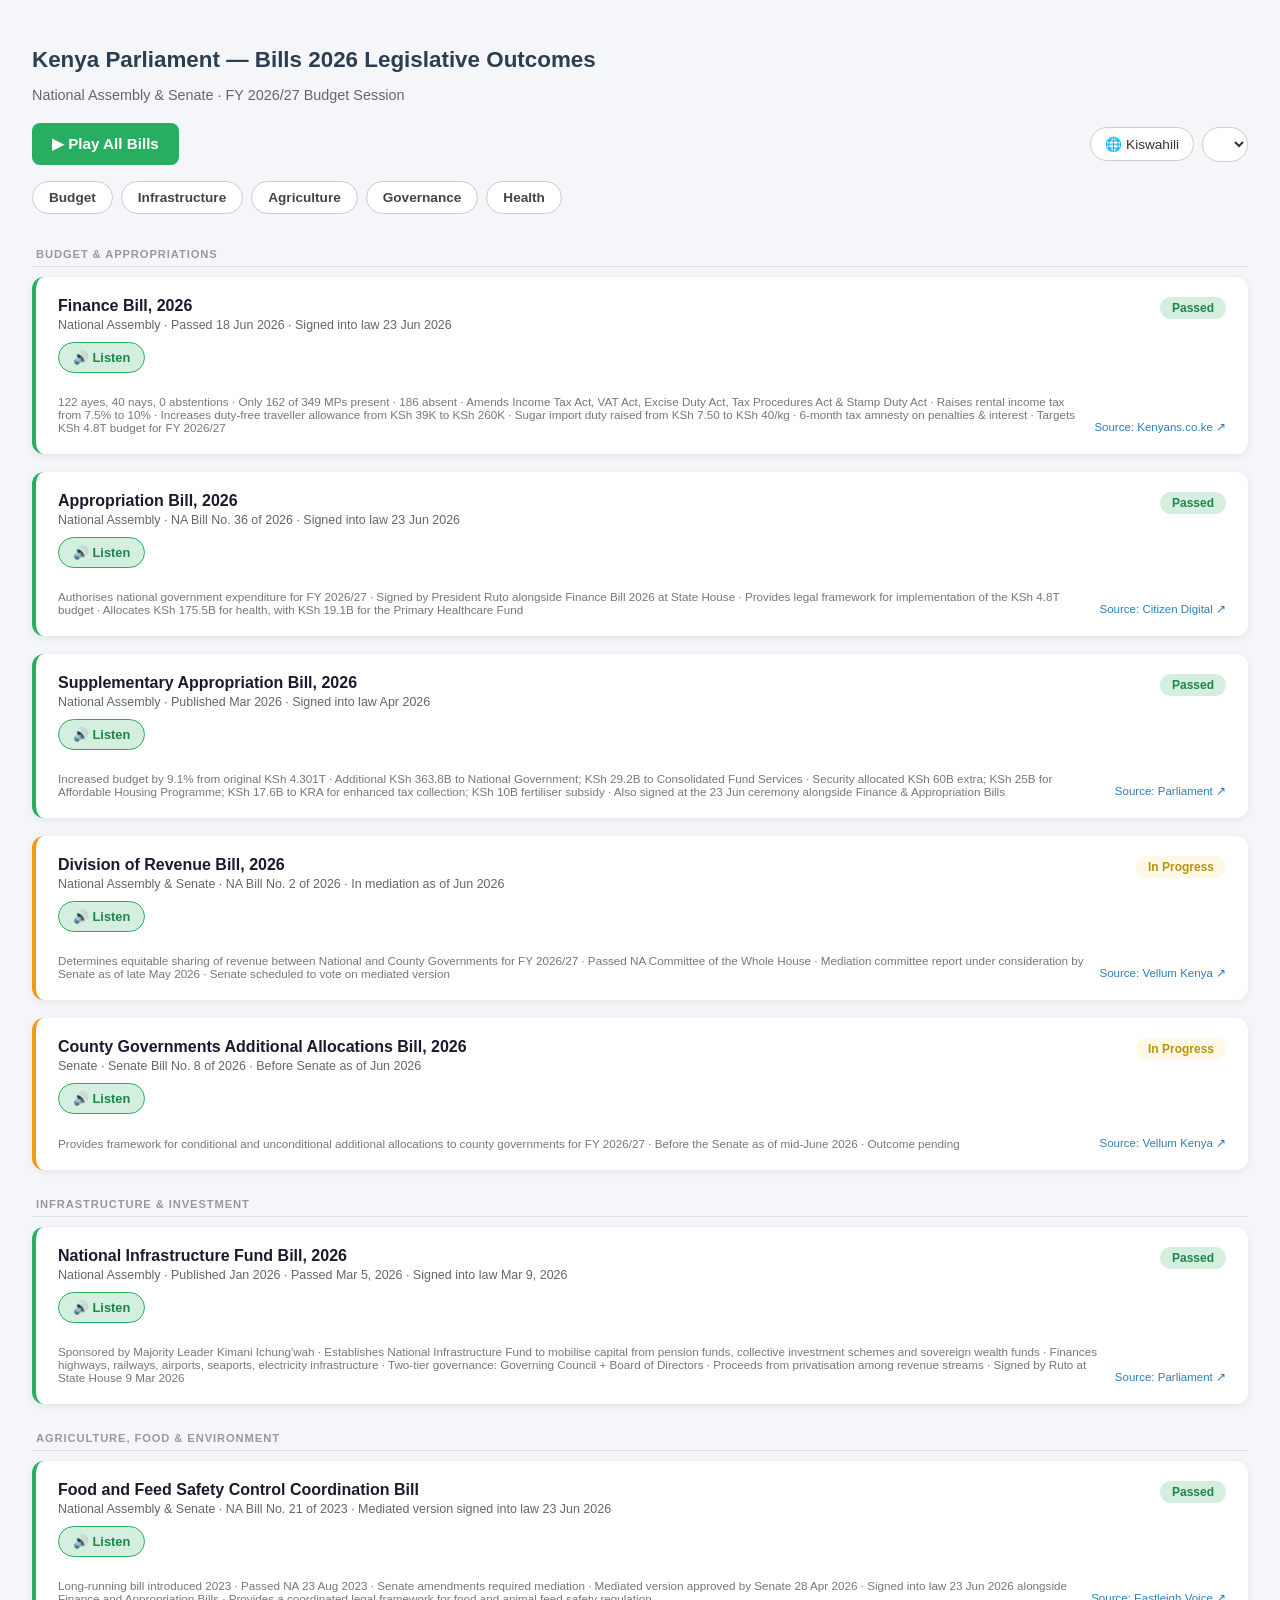
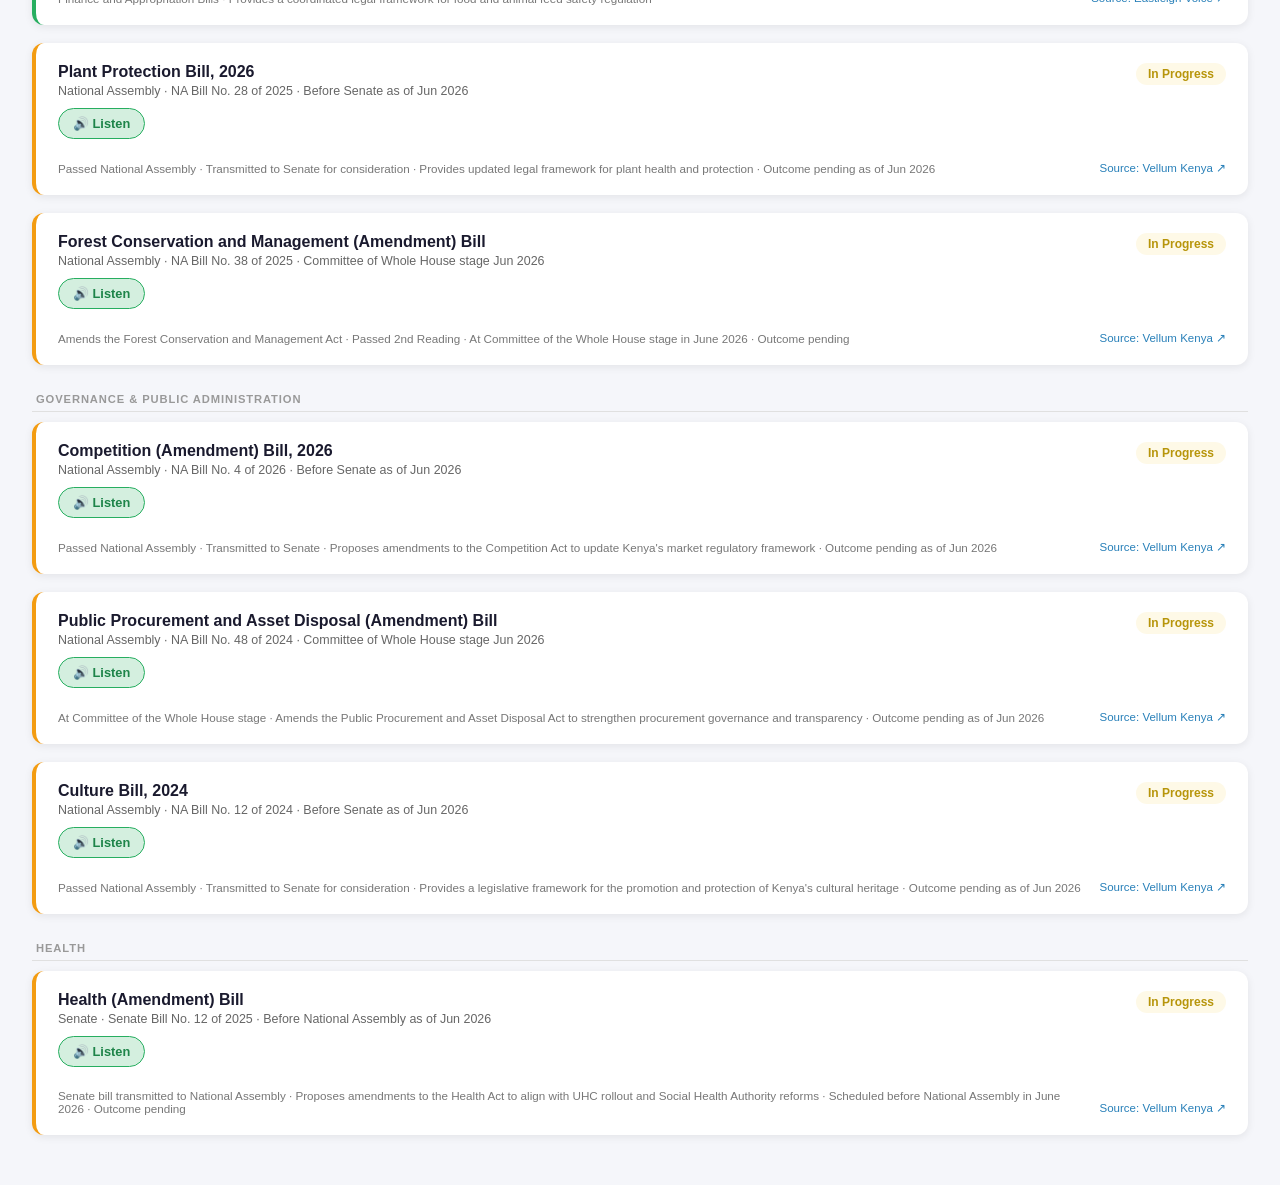
<file: Bills2026.html>
<!DOCTYPE html>
<html lang="en">
<head>
  <meta charset="UTF-8">
  <meta name="viewport" content="width=device-width, initial-scale=1.0">
  <title>Kenya Bills 2026 — Legislative Outcomes</title>
  <style>
    body { font-family: -apple-system, BlinkMacSystemFont, "Segoe UI", sans-serif; background: #f5f6fa; padding: 24px; color: #1a1a2e; }
    h1 { font-size: 1.4rem; color: #2c3e50; margin-bottom: 4px; }
    .subtitle { color: #666; font-size: 0.9rem; margin-bottom: 20px; }

    .bills-controls { display: flex; justify-content: space-between; align-items: center; gap: 12px; flex-wrap: wrap; margin-bottom: 16px; }
    .bills-play-btn { display: flex; align-items: center; gap: 8px; background: #27ae60; color: #fff; border: none; border-radius: 8px; padding: 12px 20px; font-size: 0.95rem; font-weight: 700; cursor: pointer; }
    .bills-play-btn.playing { background: #1e8449; }
    .bills-voice-group { display: flex; align-items: center; gap: 8px; }
    #bills-voice-picker { font-size: 0.85rem; padding: 8px 12px; border-radius: 20px; border: 1px solid #ccc; background: #fff; color: #333; }
    .bills-lang-btn { font-size: 0.85rem; padding: 8px 14px; border-radius: 20px; border: 1px solid #ccc; background: #fff; color: #333; cursor: pointer; }
    .bills-lang-btn.on { background: #d4efdf; border-color: #27ae60; color: #1e8449; font-weight: 700; }

    .bills-tabs { display: flex; gap: 8px; overflow-x: auto; padding-bottom: 6px; margin-bottom: 24px; }
    .bills-tab { flex-shrink: 0; font-size: 0.85rem; font-weight: 700; padding: 8px 16px; border-radius: 20px; border: 1px solid #ccc; background: #fff; color: #444; cursor: pointer; white-space: nowrap; }
    .bills-tab:hover { border-color: #27ae60; color: #1e8449; }

    .section-label {
      font-size: 0.7rem; font-weight: 700; letter-spacing: 0.08em; text-transform: uppercase;
      color: #999; margin: 28px 0 10px; padding-left: 4px; border-bottom: 1px solid #e0e0e0; padding-bottom: 6px;
      scroll-margin-top: 16px;
    }

    .pw-vote-card {
      background: #fff; border-radius: 12px; box-shadow: 0 2px 8px rgba(0,0,0,0.08);
      padding: 20px 22px; margin-bottom: 18px; border-left: 4px solid #ccc;
    }
    .pw-vote-card.card-passed   { border-left-color: #27ae60; }
    .pw-vote-card.card-rejected { border-left-color: #e74c3c; }
    .pw-vote-card.card-pending  { border-left-color: #f39c12; }

    .pw-vote-header { display: flex; justify-content: space-between; align-items: flex-start; gap: 12px; margin-bottom: 10px; }
    .pw-vote-title  { font-size: 1rem; font-weight: 700; color: #1a1a2e; }
    .pw-vote-meta   { font-size: 0.78rem; color: #666; margin-top: 3px; }

    .pw-bill-stage { display: inline-block; padding: 4px 12px; border-radius: 20px; font-size: 0.75rem; font-weight: 700; white-space: nowrap; }
    .stage-assent   { background: #d4efdf; color: #1e8449; }
    .stage-rejected { background: #fadbd8; color: #c0392b; }
    .stage-pending  { background: #fef9e7; color: #b7950b; }

    .pw-vote-footer { display: flex; justify-content: space-between; align-items: flex-end; margin-top: 12px; gap: 10px; flex-wrap: wrap; }
    .pw-vote-footnote { font-size: 0.73rem; color: #777; flex: 1; }
    .pw-source-link { font-size: 0.72rem; color: #2980b9; text-decoration: none; white-space: nowrap; }
    .pw-source-link:hover { text-decoration: underline; }

    .card-listen-btn {
      background: #d4efdf; border: 1px solid #27ae60; color: #1e8449;
      font-size: 0.8rem; font-weight: 700; padding: 7px 14px; border-radius: 16px; cursor: pointer; margin-bottom: 10px;
    }
    .card-listen-btn.speaking { background: #27ae60; color: #fff; }

    @media (max-width: 600px) { .pw-vote-header { flex-direction: column; } }
  </style>
</head>
<body>

<h1>Kenya Parliament — Bills 2026 Legislative Outcomes</h1>
<p class="subtitle">National Assembly &amp; Senate · FY 2026/27 Budget Session</p>

<div class="bills-controls">
  <button class="bills-play-btn" id="bills-play-btn" onclick="toggleBillsPlayAll()">▶ Play All Bills</button>
  <div class="bills-voice-group">
    <button class="bills-lang-btn" id="bills-lang-btn" onclick="toggleBillsLang()">🌐 Kiswahili</button>
    <select id="bills-voice-picker" aria-label="Choose a voice"></select>
  </div>
</div>

<div class="bills-tabs">
  <button class="bills-tab" onclick="scrollToBillsGroup('group-budget')">Budget</button>
  <button class="bills-tab" onclick="scrollToBillsGroup('group-infra')">Infrastructure</button>
  <button class="bills-tab" onclick="scrollToBillsGroup('group-agri')">Agriculture</button>
  <button class="bills-tab" onclick="scrollToBillsGroup('group-gov')">Governance</button>
  <button class="bills-tab" onclick="scrollToBillsGroup('group-health')">Health</button>
</div>

<!-- ═══════════════════════════════════════ -->
<div class="section-label" id="group-budget">Budget &amp; Appropriations</div>
<!-- ═══════════════════════════════════════ -->

<div class="pw-vote-card card-passed" data-sw="Mswada wa Fedha, 2026. Umepitishwa kuwa sheria. Umeongeza kodi ya kupangisha nyumba kutoka asilimia 7.5 hadi asilimia 10. Umeongeza kiwango cha ununuzi wa bidhaa bila ushuru safarini kutoka shilingi 39,000 hadi shilingi 260,000. Ushuru wa sukari umeongezwa hadi shilingi 40 kwa kilo.">
  <div class="pw-vote-header">
    <div>
      <div class="pw-vote-title">Finance Bill, 2026</div>
      <div class="pw-vote-meta">National Assembly · Passed 18 Jun 2026 · Signed into law 23 Jun 2026</div>
    </div>
    <span class="pw-bill-stage stage-assent">Passed</span>
  </div>
  <button class="card-listen-btn" onclick="readBillCard(this)">🔊 Listen</button>
  <div class="pw-vote-footer">
    <span class="pw-vote-footnote">122 ayes, 40 nays, 0 abstentions · Only 162 of 349 MPs present · 186 absent · Amends Income Tax Act, VAT Act, Excise Duty Act, Tax Procedures Act &amp; Stamp Duty Act · Raises rental income tax from 7.5% to 10% · Increases duty-free traveller allowance from KSh 39K to KSh 260K · Sugar import duty raised from KSh 7.50 to KSh 40/kg · 6-month tax amnesty on penalties &amp; interest · Targets KSh 4.8T budget for FY 2026/27</span>
    <a href="https://www.kenyans.co.ke/news/124557-ruto-signs-2026-finance-bill-law" target="_blank" class="pw-source-link">Source: Kenyans.co.ke ↗</a>
  </div>
</div>

<div class="pw-vote-card card-passed" data-sw="Mswada wa Ugavi, 2026. Umepitishwa kuwa sheria. Unaruhusu matumizi ya fedha za serikali kuu kwa mwaka wa fedha 2026/27, ikiwemo shilingi bilioni 175.5 kwa afya.">
  <div class="pw-vote-header">
    <div>
      <div class="pw-vote-title">Appropriation Bill, 2026</div>
      <div class="pw-vote-meta">National Assembly · NA Bill No. 36 of 2026 · Signed into law 23 Jun 2026</div>
    </div>
    <span class="pw-bill-stage stage-assent">Passed</span>
  </div>
  <button class="card-listen-btn" onclick="readBillCard(this)">🔊 Listen</button>
  <div class="pw-vote-footer">
    <span class="pw-vote-footnote">Authorises national government expenditure for FY 2026/27 · Signed by President Ruto alongside Finance Bill 2026 at State House · Provides legal framework for implementation of the KSh 4.8T budget · Allocates KSh 175.5B for health, with KSh 19.1B for the Primary Healthcare Fund</span>
    <a href="https://citizen.digital/article/ruto-increases-duty-free-allowance-from-ksh39k-to-ksh260k-as-he-assents-to-finance-bill-2026-n385093" target="_blank" class="pw-source-link">Source: Citizen Digital ↗</a>
  </div>
</div>

<div class="pw-vote-card card-passed" data-sw="Mswada wa Nyongeza ya Ugavi, 2026. Umepitishwa kuwa sheria. Umeongeza bajeti kwa asilimia 9.1, ikiwemo shilingi bilioni 60 za ziada kwa usalama na shilingi bilioni 25 kwa nyumba nafuu.">
  <div class="pw-vote-header">
    <div>
      <div class="pw-vote-title">Supplementary Appropriation Bill, 2026</div>
      <div class="pw-vote-meta">National Assembly · Published Mar 2026 · Signed into law Apr 2026</div>
    </div>
    <span class="pw-bill-stage stage-assent">Passed</span>
  </div>
  <button class="card-listen-btn" onclick="readBillCard(this)">🔊 Listen</button>
  <div class="pw-vote-footer">
    <span class="pw-vote-footnote">Increased budget by 9.1% from original KSh 4.301T · Additional KSh 363.8B to National Government; KSh 29.2B to Consolidated Fund Services · Security allocated KSh 60B extra; KSh 25B for Affordable Housing Programme; KSh 17.6B to KRA for enhanced tax collection; KSh 10B fertiliser subsidy · Also signed at the 23 Jun ceremony alongside Finance &amp; Appropriation Bills</span>
    <a href="https://parliament.go.ke/index.php/node/25556" target="_blank" class="pw-source-link">Source: Parliament ↗</a>
  </div>
</div>

<div class="pw-vote-card card-pending" data-sw="Mswada wa Mgawanyo wa Mapato, 2026. Bado uko kwenye mchakato. Unaamua jinsi mapato yatakavyogawanywa kati ya serikali kuu na serikali za kaunti kwa mwaka wa fedha 2026/27.">
  <div class="pw-vote-header">
    <div>
      <div class="pw-vote-title">Division of Revenue Bill, 2026</div>
      <div class="pw-vote-meta">National Assembly &amp; Senate · NA Bill No. 2 of 2026 · In mediation as of Jun 2026</div>
    </div>
    <span class="pw-bill-stage stage-pending">In Progress</span>
  </div>
  <button class="card-listen-btn" onclick="readBillCard(this)">🔊 Listen</button>
  <div class="pw-vote-footer">
    <span class="pw-vote-footnote">Determines equitable sharing of revenue between National and County Governments for FY 2026/27 · Passed NA Committee of the Whole House · Mediation committee report under consideration by Senate as of late May 2026 · Senate scheduled to vote on mediated version</span>
    <a href="https://vellum.co.ke/parliamentary-round-up-issue-no-22-of-2026/" target="_blank" class="pw-source-link">Source: Vellum Kenya ↗</a>
  </div>
</div>

<div class="pw-vote-card card-pending" data-sw="Mswada wa Mgao wa Ziada kwa Serikali za Kaunti, 2026. Bado uko kwenye mchakato. Unatoa mfumo wa mgao wa ziada kwa serikali 47 za kaunti.">
  <div class="pw-vote-header">
    <div>
      <div class="pw-vote-title">County Governments Additional Allocations Bill, 2026</div>
      <div class="pw-vote-meta">Senate · Senate Bill No. 8 of 2026 · Before Senate as of Jun 2026</div>
    </div>
    <span class="pw-bill-stage stage-pending">In Progress</span>
  </div>
  <button class="card-listen-btn" onclick="readBillCard(this)">🔊 Listen</button>
  <div class="pw-vote-footer">
    <span class="pw-vote-footnote">Provides framework for conditional and unconditional additional allocations to county governments for FY 2026/27 · Before the Senate as of mid-June 2026 · Outcome pending</span>
    <a href="https://vellum.co.ke/parliamentary-round-up-issue-no-22-of-2026/" target="_blank" class="pw-source-link">Source: Vellum Kenya ↗</a>
  </div>
</div>

<!-- ═══════════════════════════════════════ -->
<div class="section-label" id="group-infra">Infrastructure &amp; Investment</div>
<!-- ═══════════════════════════════════════ -->

<div class="pw-vote-card card-passed" data-sw="Mswada wa Mfuko wa Miundombinu ya Taifa, 2026. Umepitishwa kuwa sheria. Unaanzisha mfuko wa kukusanya fedha kwa ajili ya barabara, reli, viwanja vya ndege na umeme.">
  <div class="pw-vote-header">
    <div>
      <div class="pw-vote-title">National Infrastructure Fund Bill, 2026</div>
      <div class="pw-vote-meta">National Assembly · Published Jan 2026 · Passed Mar 5, 2026 · Signed into law Mar 9, 2026</div>
    </div>
    <span class="pw-bill-stage stage-assent">Passed</span>
  </div>
  <button class="card-listen-btn" onclick="readBillCard(this)">🔊 Listen</button>
  <div class="pw-vote-footer">
    <span class="pw-vote-footnote">Sponsored by Majority Leader Kimani Ichung'wah · Establishes National Infrastructure Fund to mobilise capital from pension funds, collective investment schemes and sovereign wealth funds · Finances highways, railways, airports, seaports, electricity infrastructure · Two-tier governance: Governing Council + Board of Directors · Proceeds from privatisation among revenue streams · Signed by Ruto at State House 9 Mar 2026</span>
    <a href="https://www.parliament.go.ke/node/25363" target="_blank" class="pw-source-link">Source: Parliament ↗</a>
  </div>
</div>

<!-- ═══════════════════════════════════════ -->
<div class="section-label" id="group-agri">Agriculture, Food &amp; Environment</div>
<!-- ═══════════════════════════════════════ -->

<div class="pw-vote-card card-passed" data-sw="Mswada wa Uratibu wa Usalama wa Chakula na Malisho. Umepitishwa kuwa sheria. Unatoa mfumo wa kisheria wa kuratibu usalama wa chakula na malisho ya wanyama.">
  <div class="pw-vote-header">
    <div>
      <div class="pw-vote-title">Food and Feed Safety Control Coordination Bill</div>
      <div class="pw-vote-meta">National Assembly &amp; Senate · NA Bill No. 21 of 2023 · Mediated version signed into law 23 Jun 2026</div>
    </div>
    <span class="pw-bill-stage stage-assent">Passed</span>
  </div>
  <button class="card-listen-btn" onclick="readBillCard(this)">🔊 Listen</button>
  <div class="pw-vote-footer">
    <span class="pw-vote-footnote">Long-running bill introduced 2023 · Passed NA 23 Aug 2023 · Senate amendments required mediation · Mediated version approved by Senate 28 Apr 2026 · Signed into law 23 Jun 2026 alongside Finance and Appropriation Bills · Provides a coordinated legal framework for food and animal feed safety regulation</span>
    <a href="https://eastleighvoice.co.ke/news/371322/ruto-signs-finance-bill-2026-into-law-clearing-path-for-sh48-trillion-budget-implementation" target="_blank" class="pw-source-link">Source: Eastleigh Voice ↗</a>
  </div>
</div>

<div class="pw-vote-card card-pending" data-sw="Mswada wa Ulinzi wa Mimea, 2026. Bado uko kwenye mchakato. Unatoa mfumo mpya wa kisheria wa afya na ulinzi wa mimea.">
  <div class="pw-vote-header">
    <div>
      <div class="pw-vote-title">Plant Protection Bill, 2026</div>
      <div class="pw-vote-meta">National Assembly · NA Bill No. 28 of 2025 · Before Senate as of Jun 2026</div>
    </div>
    <span class="pw-bill-stage stage-pending">In Progress</span>
  </div>
  <button class="card-listen-btn" onclick="readBillCard(this)">🔊 Listen</button>
  <div class="pw-vote-footer">
    <span class="pw-vote-footnote">Passed National Assembly · Transmitted to Senate for consideration · Provides updated legal framework for plant health and protection · Outcome pending as of Jun 2026</span>
    <a href="https://vellum.co.ke/parliamentary-round-up-issue-no-22-of-2026/" target="_blank" class="pw-source-link">Source: Vellum Kenya ↗</a>
  </div>
</div>

<div class="pw-vote-card card-pending" data-sw="Mswada wa Marekebisho ya Uhifadhi wa Misitu. Bado uko kwenye mchakato. Unarekebisha sheria ya uhifadhi na usimamizi wa misitu.">
  <div class="pw-vote-header">
    <div>
      <div class="pw-vote-title">Forest Conservation and Management (Amendment) Bill</div>
      <div class="pw-vote-meta">National Assembly · NA Bill No. 38 of 2025 · Committee of Whole House stage Jun 2026</div>
    </div>
    <span class="pw-bill-stage stage-pending">In Progress</span>
  </div>
  <button class="card-listen-btn" onclick="readBillCard(this)">🔊 Listen</button>
  <div class="pw-vote-footer">
    <span class="pw-vote-footnote">Amends the Forest Conservation and Management Act · Passed 2nd Reading · At Committee of the Whole House stage in June 2026 · Outcome pending</span>
    <a href="https://vellum.co.ke/parliamentary-round-up-issue-no-18-of-2026/" target="_blank" class="pw-source-link">Source: Vellum Kenya ↗</a>
  </div>
</div>

<!-- ═══════════════════════════════════════ -->
<div class="section-label" id="group-gov">Governance &amp; Public Administration</div>
<!-- ═══════════════════════════════════════ -->

<div class="pw-vote-card card-pending" data-sw="Mswada wa Marekebisho ya Ushindani, 2026. Bado uko kwenye mchakato. Unaboresha mfumo wa udhibiti wa soko nchini Kenya.">
  <div class="pw-vote-header">
    <div>
      <div class="pw-vote-title">Competition (Amendment) Bill, 2026</div>
      <div class="pw-vote-meta">National Assembly · NA Bill No. 4 of 2026 · Before Senate as of Jun 2026</div>
    </div>
    <span class="pw-bill-stage stage-pending">In Progress</span>
  </div>
  <button class="card-listen-btn" onclick="readBillCard(this)">🔊 Listen</button>
  <div class="pw-vote-footer">
    <span class="pw-vote-footnote">Passed National Assembly · Transmitted to Senate · Proposes amendments to the Competition Act to update Kenya's market regulatory framework · Outcome pending as of Jun 2026</span>
    <a href="https://vellum.co.ke/parliamentary-round-up-issue-no-22-of-2026/" target="_blank" class="pw-source-link">Source: Vellum Kenya ↗</a>
  </div>
</div>

<div class="pw-vote-card card-pending" data-sw="Mswada wa Marekebisho ya Ununuzi wa Umma na Uondoshaji wa Mali. Bado uko kwenye mchakato. Unaimarisha uwazi katika ununuzi wa serikali.">
  <div class="pw-vote-header">
    <div>
      <div class="pw-vote-title">Public Procurement and Asset Disposal (Amendment) Bill</div>
      <div class="pw-vote-meta">National Assembly · NA Bill No. 48 of 2024 · Committee of Whole House stage Jun 2026</div>
    </div>
    <span class="pw-bill-stage stage-pending">In Progress</span>
  </div>
  <button class="card-listen-btn" onclick="readBillCard(this)">🔊 Listen</button>
  <div class="pw-vote-footer">
    <span class="pw-vote-footnote">At Committee of the Whole House stage · Amends the Public Procurement and Asset Disposal Act to strengthen procurement governance and transparency · Outcome pending as of Jun 2026</span>
    <a href="https://vellum.co.ke/parliamentary-round-up-issue-no-18-of-2026/" target="_blank" class="pw-source-link">Source: Vellum Kenya ↗</a>
  </div>
</div>

<div class="pw-vote-card card-pending" data-sw="Mswada wa Utamaduni, 2024. Bado uko kwenye mchakato. Unatoa mfumo wa kisheria wa kukuza na kulinda utamaduni wa Kenya.">
  <div class="pw-vote-header">
    <div>
      <div class="pw-vote-title">Culture Bill, 2024</div>
      <div class="pw-vote-meta">National Assembly · NA Bill No. 12 of 2024 · Before Senate as of Jun 2026</div>
    </div>
    <span class="pw-bill-stage stage-pending">In Progress</span>
  </div>
  <button class="card-listen-btn" onclick="readBillCard(this)">🔊 Listen</button>
  <div class="pw-vote-footer">
    <span class="pw-vote-footnote">Passed National Assembly · Transmitted to Senate for consideration · Provides a legislative framework for the promotion and protection of Kenya's cultural heritage · Outcome pending as of Jun 2026</span>
    <a href="https://vellum.co.ke/parliamentary-round-up-issue-no-18-of-2026/" target="_blank" class="pw-source-link">Source: Vellum Kenya ↗</a>
  </div>
</div>

<!-- ═══════════════════════════════════════ -->
<div class="section-label" id="group-health">Health</div>
<!-- ═══════════════════════════════════════ -->

<div class="pw-vote-card card-pending" data-sw="Mswada wa Marekebisho ya Afya. Bado uko kwenye mchakato. Unaoanisha Sheria ya Afya na mfumo wa Bima ya Afya kwa Wote.">
  <div class="pw-vote-header">
    <div>
      <div class="pw-vote-title">Health (Amendment) Bill</div>
      <div class="pw-vote-meta">Senate · Senate Bill No. 12 of 2025 · Before National Assembly as of Jun 2026</div>
    </div>
    <span class="pw-bill-stage stage-pending">In Progress</span>
  </div>
  <button class="card-listen-btn" onclick="readBillCard(this)">🔊 Listen</button>
  <div class="pw-vote-footer">
    <span class="pw-vote-footnote">Senate bill transmitted to National Assembly · Proposes amendments to the Health Act to align with UHC rollout and Social Health Authority reforms · Scheduled before National Assembly in June 2026 · Outcome pending</span>
    <a href="https://vellum.co.ke/parliamentary-round-up-issue-no-18-of-2026/" target="_blank" class="pw-source-link">Source: Vellum Kenya ↗</a>
  </div>
</div>

<script>
let billsKiswahili = false;
let billsSelectedVoice = null;
let billsMatchedVoices = [];
let billsCurrentUtterance = null;
let billsPlayingAll = false;
let billsPlayQueue = [];

const billsVoiceOptions = [
  { match: 'Zira',   label: 'Female',   lang: 'en' },
  { match: 'Mark',   label: 'Male',     lang: 'en' },
  { match: 'Rafiki', label: 'Mwanaume', lang: 'sw' },
  { match: 'Zuri',   label: 'Mwanamke', lang: 'sw' }
];

function billsLoadVoices(){
  const voices = window.speechSynthesis.getVoices();
  const picker = document.getElementById('bills-voice-picker');
  if (!picker || voices.length === 0) return;

  const currentLang = billsKiswahili ? 'sw' : 'en';
  picker.innerHTML = '';

  const placeholder = document.createElement('option');
  placeholder.value = '';
  placeholder.textContent = 'Voice / Sauti';
  placeholder.disabled = true;
  placeholder.selected = true;
  picker.appendChild(placeholder);

  billsMatchedVoices = [];
  billsVoiceOptions
    .filter(w => w.lang === currentLang)
    .forEach(w => {
      const voice = voices.find(v => v.name.includes(w.match));
      if (voice) {
        billsMatchedVoices.push({ voice, label: w.label });
        const opt = document.createElement('option');
        opt.value = billsMatchedVoices.length - 1;
        opt.textContent = w.label;
        picker.appendChild(opt);
      }
    });

  picker.style.display = billsMatchedVoices.length > 0 ? 'inline-block' : 'none';
  picker.onchange = () => {
    if (picker.value === '') { billsSelectedVoice = null; return; }
    billsSelectedVoice = billsMatchedVoices[picker.value].voice;
  };
  billsSelectedVoice = billsMatchedVoices[0] ? billsMatchedVoices[0].voice : null;
}

window.speechSynthesis.onvoiceschanged = billsLoadVoices;
billsLoadVoices();

function toggleBillsLang(){
  billsKiswahili = !billsKiswahili;
  const btn = document.getElementById('bills-lang-btn');
  btn.classList.toggle('on', billsKiswahili);
  btn.textContent = billsKiswahili ? '🌐 English' : '🌐 Kiswahili';
  billsLoadVoices();
}

function billsCardText(card){
  if (billsKiswahili) {
    return card.getAttribute('data-sw') || card.querySelector('.pw-vote-title').textContent.trim();
  }
  const title = card.querySelector('.pw-vote-title')?.textContent.trim() || '';
  const meta = card.querySelector('.pw-vote-meta')?.textContent.trim() || '';
  const footnote = card.querySelector('.pw-vote-footnote')?.textContent.trim() || '';
  return [title, meta, footnote].filter(Boolean).join('. ');
}

function speakBillsText(text, onEnd){
  const utterance = new SpeechSynthesisUtterance(text);
  if (billsSelectedVoice) utterance.voice = billsSelectedVoice;
  else utterance.lang = billsKiswahili ? 'sw-KE' : 'en-US';
  utterance.onend = onEnd;
  utterance.onerror = onEnd;
  billsCurrentUtterance = utterance;
  speechSynthesis.speak(utterance);
}

function readBillCard(btn){
  const card = btn.closest('.pw-vote-card');
  const wasSpeaking = btn.classList.contains('speaking');
  stopBillsPlayAll();
  speechSynthesis.cancel();
  document.querySelectorAll('.card-listen-btn.speaking').forEach(b => b.classList.remove('speaking'));
  if (wasSpeaking) return;

  setTimeout(() => {
    btn.classList.add('speaking');
    speakBillsText(billsCardText(card), () => btn.classList.remove('speaking'));
  }, 50);
}

function toggleBillsPlayAll(){
  if (billsPlayingAll) { stopBillsPlayAll(); return; }
  speechSynthesis.cancel();
  document.querySelectorAll('.card-listen-btn.speaking').forEach(b => b.classList.remove('speaking'));

  billsPlayingAll = true;
  billsPlayQueue = Array.from(document.querySelectorAll('.pw-vote-card'));
  const playBtn = document.getElementById('bills-play-btn');
  playBtn.textContent = '⏹ Stop';
  playBtn.classList.add('playing');

  setTimeout(playNextBillsCard, 50);
}

function playNextBillsCard(){
  if (!billsPlayingAll || billsPlayQueue.length === 0) { stopBillsPlayAll(); return; }
  const card = billsPlayQueue.shift();
  const listenBtn = card.querySelector('.card-listen-btn');
  listenBtn.classList.add('speaking');
  card.scrollIntoView({ behavior: 'smooth', block: 'center' });

  speakBillsText(billsCardText(card), () => {
    listenBtn.classList.remove('speaking');
    if (billsPlayingAll) setTimeout(playNextBillsCard, 300);
  });
}

function stopBillsPlayAll(){
  billsPlayingAll = false;
  billsPlayQueue = [];
  const playBtn = document.getElementById('bills-play-btn');
  playBtn.textContent = '▶ Play All Bills';
  playBtn.classList.remove('playing');
  document.querySelectorAll('.card-listen-btn.speaking').forEach(b => b.classList.remove('speaking'));
}

function scrollToBillsGroup(id){
  document.getElementById(id).scrollIntoView({ behavior: 'smooth', block: 'start' });
}
</script>

</body>
</html>
</file>
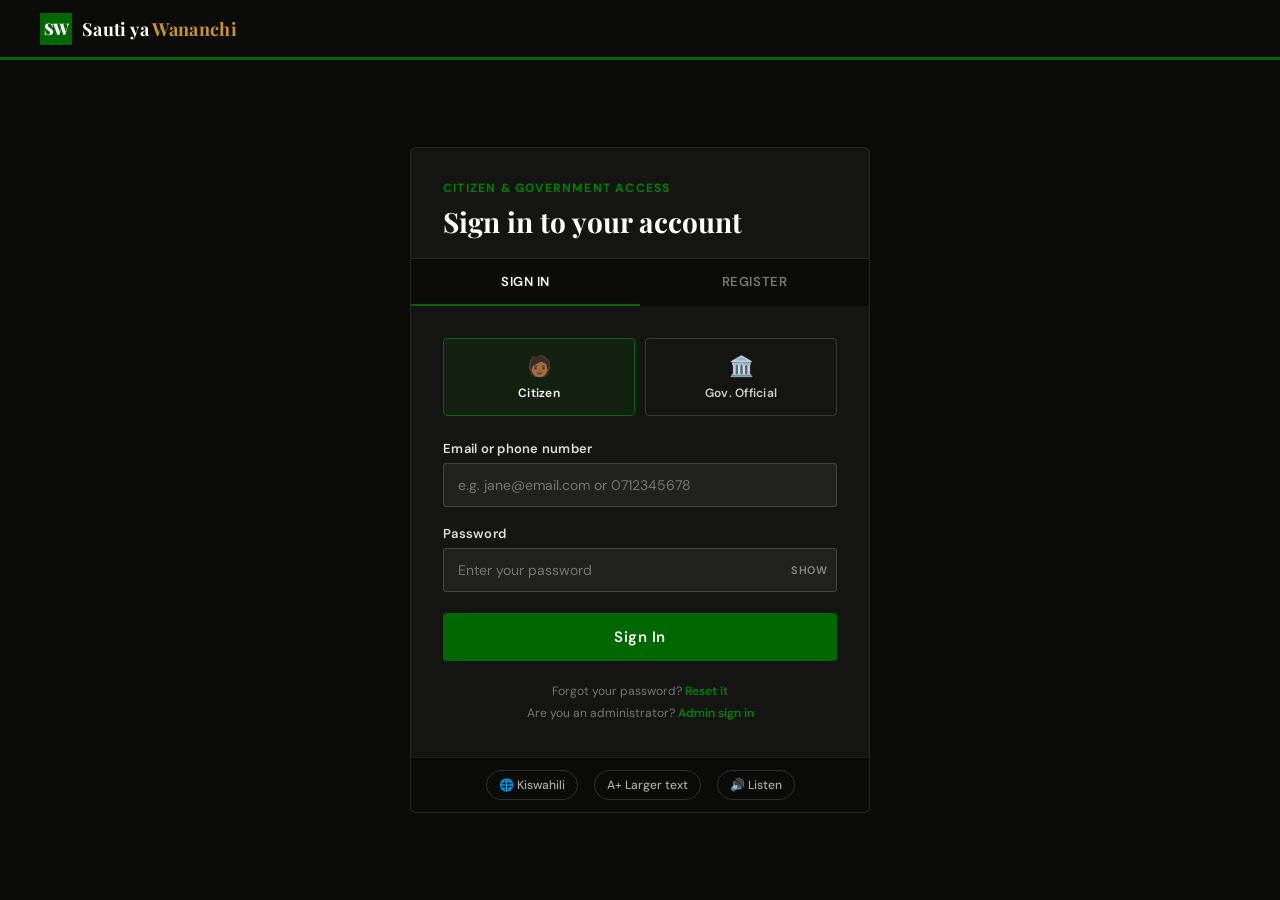
<file: Login.html>
<!DOCTYPE html>
<html lang="en">
<head>
<meta charset="UTF-8" />
<meta name="viewport" content="width=device-width, initial-scale=1.0" />
<title>Sign In — Sauti ya Wananchi</title>
<meta name="description" content="Sign in or register to vote on Kenyan tax policy, track county spending, and engage with your government." />
<link href="https://fonts.googleapis.com/css2?family=Playfair+Display:wght@700;900&family=DM+Sans:wght@300;400;500;600&family=DM+Mono:wght@400;500&display=swap" rel="stylesheet">
<link rel="stylesheet" href="style.css" />
<style>
  #login-section{background:var(--black);min-height:100vh;display:flex;flex-direction:column;padding-top:60px}
  .login-wrap{flex:1;display:flex;align-items:center;justify-content:center;padding:60px 1.5rem}
  .login-card{width:100%;max-width:460px;background:#141412;border:1px solid rgba(255,255,255,0.08);border-radius:6px;overflow:hidden}
  .login-head{padding:2rem 2rem 1.25rem;border-bottom:1px solid rgba(255,255,255,0.08)}
  .login-eyebrow{font-size:12px;font-weight:700;letter-spacing:0.1em;text-transform:uppercase;color:var(--green-light);margin-bottom:0.6rem}
  .login-title{font-family:'Playfair Display',serif;font-size:28px;font-weight:700;color:#fff;line-height:1.15}
  .login-tabs{display:flex;background:#0a0a08}
  .login-tab{flex:1;padding:14px;text-align:center;font-size:13px;font-weight:600;letter-spacing:0.04em;text-transform:uppercase;color:#777;background:none;border:none;cursor:pointer;border-bottom:2px solid transparent;transition:all .15s;font-family:'DM Sans',sans-serif}
  .login-tab.active{color:#fff;border-bottom-color:var(--green)}
  .login-body{padding:2rem}
  .role-picker{display:grid;grid-template-columns:1fr 1fr;gap:10px;margin-bottom:1.5rem}
  .role-opt{position:relative}
  .role-opt input{position:absolute;opacity:0;width:100%;height:100%;cursor:pointer;margin:0;top:0;left:0}
  .role-opt-card{border:1px solid rgba(255,255,255,0.15);border-radius:4px;padding:14px 10px;text-align:center;transition:all .15s;pointer-events:none}
  .role-opt-icon{font-size:20px;margin-bottom:6px}
  .role-opt-label{font-size:12px;font-weight:600;color:#ccc;letter-spacing:0.02em}
  .role-opt input:checked ~ .role-opt-card{border-color:var(--green);background:rgba(0,102,0,0.15)}
  .role-opt input:checked ~ .role-opt-card .role-opt-label{color:#fff}
  .role-opt input:focus-visible ~ .role-opt-card{outline:2px solid var(--green-light);outline-offset:2px}
  .gov-note{display:none;background:rgba(200,149,42,0.1);border:1px solid rgba(200,149,42,0.35);border-radius:4px;padding:10px 12px;font-size:12px;color:#e0bd7a;line-height:1.6;margin-bottom:1.25rem}
  .gov-note.show{display:block}
  .field{margin-bottom:1.1rem}
  .field-label{font-size:13px;font-weight:600;color:#ddd;margin-bottom:6px;display:block;letter-spacing:0.02em}
  .field-input,.field-select{width:100%;padding:12px 14px;background:rgba(255,255,255,0.06);border:1px solid rgba(255,255,255,0.15);border-radius:3px;font-size:14px;color:#fff;font-family:'DM Sans',sans-serif;outline:none;transition:border .2s}
  .field-input:focus,.field-select:focus{border-color:var(--green-light)}
  .field-input:disabled{opacity:0.5;cursor:not-allowed}
  .field-select option{background:#141412;color:#fff}
  .field-row{display:grid;grid-template-columns:1fr 1fr;gap:12px}
  .field-hint{font-size:11px;color:#777;margin-top:5px;line-height:1.5}
  .toggle-visibility{position:relative}
  .toggle-visibility button{position:absolute;right:10px;top:50%;transform:translateY(-50%);background:none;border:none;color:#888;font-size:11px;font-weight:600;letter-spacing:0.04em;cursor:pointer;font-family:'DM Sans',sans-serif}
  .submit-btn-login{width:100%;padding:14px;background:var(--green);color:#fff;font-size:15px;font-weight:600;border:none;border-radius:3px;cursor:pointer;font-family:'DM Sans',sans-serif;letter-spacing:0.03em;transition:background .2s;margin-top:0.25rem}
  .submit-btn-login:hover{background:var(--green-light)}
  .login-alt{text-align:center;font-size:12px;color:#777;margin-top:1.25rem;line-height:1.8}
  .login-alt a{color:var(--green-light);text-decoration:none;font-weight:600;cursor:pointer}
  .login-alt a:hover{text-decoration:underline}
  .form-panel{display:none}
  .form-panel.active{display:block}
  .accessibility-bar{display:flex;flex-wrap:wrap;justify-content:center;align-items:center;gap:0.6rem 1rem;padding:12px;background:#0a0a08;border-top:1px solid rgba(255,255,255,0.08)}
  .a11y-btn{background:none;border:1px solid rgba(255,255,255,0.15);color:#aaa;font-size:12px;font-weight:500;padding:6px 12px;border-radius:20px;cursor:pointer;font-family:'DM Sans',sans-serif;display:flex;align-items:center;gap:6px;transition:all .15s;white-space:nowrap}
  .a11y-btn:hover,.a11y-btn.on{border-color:var(--green-light);color:#fff}
  #voice-picker{max-width:110px;padding:6px 10px;font-size:11px;background:rgba(255,255,255,0.06);border:1px solid rgba(255,255,255,0.15);border-radius:20px;color:#fff;text-overflow:ellipsis;overflow:hidden;white-space:nowrap}
  .field-error{font-size:12px;color:#ff8a8a;margin-top:6px;display:none}
  .field-error.show{display:block}
  body.large-text .login-card{font-size:112%}
  @media(max-width:480px){.field-row{grid-template-columns:1fr}}
</style>
</head>
<body>

<nav>
  <div class="nav-logo">
    <div class="nav-logo-mark">SW</div>
    <span class="nav-brand">Sauti ya <span>Wananchi</span></span>
  </div>
  
</nav>

<section id="login-section">
  <div class="login-wrap">
    <div class="login-card">

      <div class="login-head">
        <div class="login-eyebrow">Citizen &amp; Government Access</div>
        <div class="login-title">Sign in to your account</div>
      </div>

      <div class="login-tabs">
        <button class="login-tab active" id="tab-signin" onclick="switchTab('signin')">Sign In</button>
        <button class="login-tab" id="tab-register" onclick="switchTab('register')">Register</button>
      </div>

      <div class="login-body">

        <!-- SIGN IN -->
        <div class="form-panel active" id="panel-signin">
          <div class="role-picker" role="radiogroup" aria-label="I am signing in as">
            <label class="role-opt">
              <input type="radio" name="signin-role" value="citizen" checked>
              <div class="role-opt-card">
                <div class="role-opt-icon">🧑🏾</div>
                <div class="role-opt-label">Citizen</div>
              </div>
            </label>
            <label class="role-opt">
              <input type="radio" name="signin-role" value="official">
              <div class="role-opt-card">
                <div class="role-opt-icon">🏛️</div>
                <div class="role-opt-label">Gov. Official</div>
              </div>
            </label>
          </div>

          <form id="form-signin" onsubmit="return handleSignIn(event)">
            <div class="field">
              <label class="field-label" for="signin-id">Email or phone number</label>
              <input class="field-input" id="signin-id" type="text" placeholder="e.g. jane@email.com or 0712345678" required>
            </div>
            <div class="field">
              <label class="field-label" for="signin-pass">Password</label>
              <div class="toggle-visibility">
                <input class="field-input" id="signin-pass" type="password" placeholder="Enter your password" required>
                <button type="button" onclick="togglePass('signin-pass',this)">SHOW</button>
              </div>
            </div>
            <div class="field-error" id="signin-error">Incorrect email/phone or password. Please try again.</div>
            <button class="submit-btn-login" type="submit">Sign In</button>
          </form>

          <div class="login-alt">
            Forgot your password? <a onclick="alert('Wire up supabase.auth.resetPasswordForEmail() here')">Reset it</a><br>
            Are you an administrator? <a href="admin/admin.html">Admin sign in</a>
          </div>
        </div>

        <!-- REGISTER -->
        <div class="form-panel" id="panel-register">
          <div class="role-picker" role="radiogroup" aria-label="I am registering as">
            <label class="role-opt">
              <input type="radio" name="reg-role" value="citizen" checked onchange="onRoleChange()">
              <div class="role-opt-card">
                <div class="role-opt-icon">🧑🏾</div>
                <div class="role-opt-label">Citizen</div>
              </div>
            </label>
            <label class="role-opt">
              <input type="radio" name="reg-role" value="official" onchange="onRoleChange()">
              <div class="role-opt-card">
                <div class="role-opt-icon">🏛️</div>
                <div class="role-opt-label">Gov. Official</div>
              </div>
            </label>
          </div>

          <div class="gov-note" id="gov-note">
            Government official accounts are reviewed manually before activation. You'll be asked for your office ID, position, and department, and an admin verifies your details before you can post official responses or spending updates.
          </div>

          <form id="form-register" onsubmit="return handleRegister(event)">
            <div class="field">
              <label class="field-label" for="reg-name">Full name</label>
              <input class="field-input" id="reg-name" type="text" placeholder="As on your ID" required>
            </div>

            <div class="field">
              <label class="field-label" for="reg-national-id">National ID number</label>
              <input class="field-input" id="reg-national-id" type="text" placeholder="e.g. 12345678" required>
            </div>

            <div class="field-row">
              <div class="field">
                <label class="field-label" for="reg-phone">Phone number (optional)</label>
                <input class="field-input" id="reg-phone" type="tel" placeholder="0712345678" >
              </div>
              <div class="field">
                <label class="field-label" for="reg-email">Email </label>
                <input class="field-input" id="reg-email" type="email" placeholder="jane@email.com" required>
              </div>
            </div>

            <div class="field-row">
              <div class="field">
                <label class="field-label" for="reg-county">County</label>
                <input class="field-input" id="reg-county" type="text" list="county-list" placeholder="Type to search…" autocomplete="off" required>
                <datalist id="county-list"></datalist>
              </div>
              <div class="field">
                <label class="field-label" for="reg-constituency">Constituency</label>
                <input class="field-input" id="reg-constituency" type="text" list="constituency-list" placeholder="Select a county first" autocomplete="off" required disabled>
                <datalist id="constituency-list"></datalist>
              </div>
            </div>

            <div class="field" id="official-id-field" style="display:none">
              <label class="field-label" for="reg-office-id">Office / staff ID number</label>
              <input class="field-input" id="reg-office-id" type="text" placeholder="Used only to verify your role">
              <div class="field-hint">Not shown publicly. An admin cross-checks this before your account is marked verified.</div>
            </div>

            <div class="field" id="official-level-field" style="display:none">
              <label class="field-label" for="reg-gov-level">Government level</label>
              <select class="field-select" id="reg-gov-level" onchange="onGovLevelChange()">
                <option value="">Select level</option>
                <option value="national">National</option>
                <option value="county">County</option>
              </select>
            </div>

            <div class="field" id="official-position-field" style="display:none">
              <label class="field-label" for="reg-position">Position / title</label>
              <select class="field-select" id="reg-position" onchange="onPositionChange()" disabled>
                <option value="">Select government level first</option>
              </select>
            </div>

            <div class="field" id="official-dept-field" style="display:none">
              <label class="field-label" for="reg-department">Ministry / docket</label>
              <select class="field-select" id="reg-department">
                <option value="">Select your ministry / docket</option>
                <option value="Finance">Finance</option>
                <option value="Infrastructure">Infrastructure</option>
                <option value="Agriculture">Agriculture</option>
                <option value="Environment">Environment</option>
                <option value="Trade">Trade</option>
                <option value="Procurement">Procurement</option>
                <option value="Culture">Culture</option>
                <option value="Health">Health</option>
                <option value="All" style="display:none">All</option>
              </select>
              <div class="field-hint">This determines which bills appear in your docket for official responses and comment moderation.</div>
            </div>

            <div class="field">
              <label class="field-label" for="reg-pass">Create a password</label>
              <div class="toggle-visibility">
                <input class="field-input" id="reg-pass" type="password" placeholder="At least 8 characters" minlength="8" required>
                <button type="button" onclick="togglePass('reg-pass',this)">SHOW</button>
              </div>
            </div>

            <button class="submit-btn-login" type="submit">Create account</button>
          </form>

          <div class="login-alt">
            Already have an account? <a onclick="switchTab('signin')">Sign in</a>
          </div>
        </div>

      </div>

      <div class="accessibility-bar">
        <button class="a11y-btn" id="btn-lang" onclick="toggleLang()">🌐 Kiswahili</button>
        <button class="a11y-btn" id="btn-text" onclick="toggleTextSize()">A+ Larger text</button>
        <button class="a11y-btn" onclick="speakForm()">🔊 Listen</button>
        <select class="field-select" id="voice-picker" style="display:none"></select>
    </div>

    </div>
  </div>
</section>

<div class="toast" id="toast"></div>
<script src="login.js"></script>

</body>
</html>
</file>
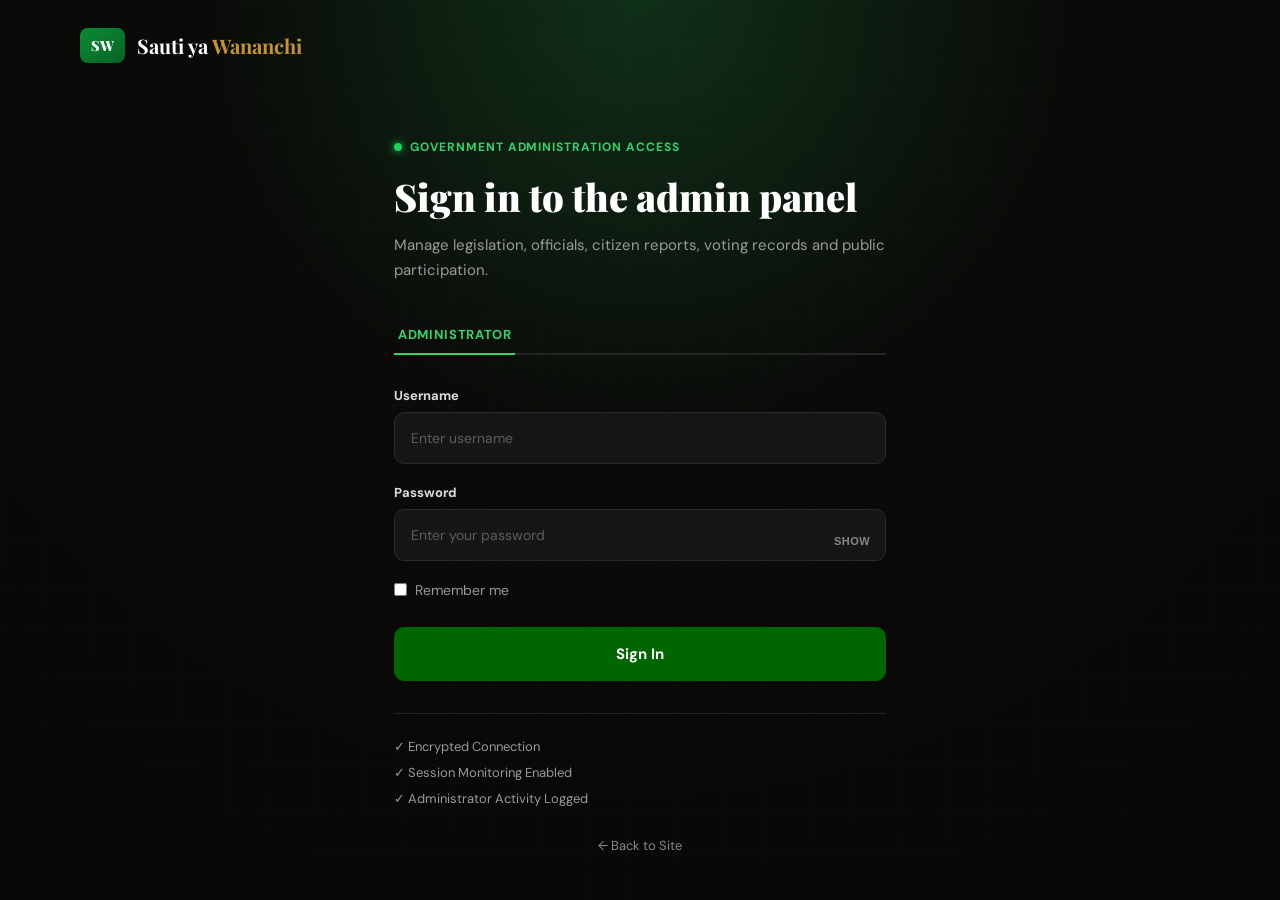
<file: admin/admin.html>
<!DOCTYPE html>
<html lang="en">
<head>
  <meta charset="UTF-8" />
  <meta name="viewport" content="width=device-width, initial-scale=1.0" />
  <title>Admin Panel — Sauti ya Wananchi</title>
  <link href="https://fonts.googleapis.com/css2?family=Playfair+Display:wght@700;900&family=DM+Sans:wght@300;400;500;600&family=DM+Mono:wght@400;500&display=swap" rel="stylesheet">
  <link rel="stylesheet" href="Admin.css" />
</head>
<body>

<!-- ADMIN PANEL -->
<div id="admin-panel">
  <nav class="admin-nav">
    <div class="admin-nav-logo">Sauti ya <span>Wananchi</span> — Admin</div>
    <div class="admin-nav-right">
      <span class="current-page-tag"><span class="current-dot"></span>Admin Panel</span>
      <a href="admin_results.php" class="nav-action-btn">📊 Vote Results →</a>
      <a href="../index.php" style="font-size:13px;color:#888;text-decoration:none">← Back to site</a>
      <button class="logout-btn" onclick="doLogout()">Log out</button>
    </div>
  </nav>

  <div class="admin-body">

    <!-- KPIs -->
    <div class="kpi-row">
      <div class="kpi-card kpi-total-card kpi-clickable" onclick="jumpToSection('section-officials')" tabindex="0" role="button" onkeydown="if(event.key==='Enter')jumpToSection('section-officials')">
        <div class="kpi-label">Total Pending</div>
        <div class="kpi-val" id="kpi-total-pending">—</div>
        <div class="kpi-sub">Across all queues</div>
      </div>
      <div class="kpi-card kpi-clickable" id="kpi-card-officials" onclick="jumpToSection('section-officials')" tabindex="0" role="button" onkeydown="if(event.key==='Enter')jumpToSection('section-officials')">
        <div class="kpi-label">Registrations<span class="kpi-dot" id="dot-officials"></span></div>
        <div class="kpi-val" id="kpi-pending-officials">—</div>
        <div class="kpi-sub">Awaiting approval</div>
      </div>
      <div class="kpi-card kpi-clickable" id="kpi-card-deletions" onclick="jumpToSection('section-deletions')" tabindex="0" role="button" onkeydown="if(event.key==='Enter')jumpToSection('section-deletions')">
        <div class="kpi-label">Comment Deletions<span class="kpi-dot" id="dot-deletions"></span></div>
        <div class="kpi-val" id="kpi-pending-deletions">—</div>
        <div class="kpi-sub">Flagged for removal</div>
      </div>
      <div class="kpi-card kpi-clickable" id="kpi-card-changes" onclick="jumpToSection('section-changes')" tabindex="0" role="button" onkeydown="if(event.key==='Enter')jumpToSection('section-changes')">
        <div class="kpi-label">Bill &amp; Tax Changes<span class="kpi-dot" id="dot-changes"></span></div>
        <div class="kpi-val" id="kpi-pending-changes">—</div>
        <div class="kpi-sub">Proposed edits</div>
      </div>
    </div>

    <!-- OFFICIAL REGISTRATIONS -->
<div class="toolbar" id="section-officials">
  <div class="toolbar-left">
    <span class="section-title">Official Registrations</span>
  </div>
</div>

<div class="officials-tabs">
  <button class="officials-tab active" id="tab-officials-pending" onclick="switchOfficialsTab('pending')">Pending</button>
  <button class="officials-tab" id="tab-officials-approved" onclick="switchOfficialsTab('approved')">Approved</button>
  <button class="officials-tab" id="tab-officials-rejected" onclick="switchOfficialsTab('rejected')">Rejected</button>
</div>

<div class="table-wrap" style="margin-bottom:2rem">
  <table>
    <thead>
      <tr>
        <th>Name</th>
        <th>Phone</th>
        <th>Office ID</th>
        <th>County / Constituency</th>
        <th>Registered</th>
        <th id="officials-action-header">Action</th>
      </tr>
    </thead>
    <tbody id="officials-tbody">
      <tr><td colspan="6"><div class="loading">Loading…</div></td></tr>
    </tbody>
  </table>
</div>

<!-- PENDING COMMENT DELETIONS -->
<div class="toolbar" id="section-deletions">
  <div class="toolbar-left">
    <span class="section-title">Pending Comment Deletions</span>
  </div>
  <button class="refresh-btn" onclick="loadPendingDeletions()">↻ Refresh</button>
</div>

<div class="table-wrap" style="margin-bottom:2rem">
  <table>
    <thead>
      <tr>
        <th>Comment</th>
        <th>Bill</th>
        <th>Flagged By</th>
        <th>Reason</th>
        <th>Action</th>
      </tr>
    </thead>
    <tbody id="pending-deletions-tbody">
      <tr><td colspan="5"><div class="loading">Loading…</div></td></tr>
    </tbody>
  </table>
</div>

<!-- PENDING BILL & TAX CHANGES -->
<div class="toolbar" id="section-changes">
  <div class="toolbar-left">
    <span class="section-title">Pending Bill &amp; Tax Changes</span>
  </div>
  <button class="refresh-btn" onclick="loadPendingChanges()">↻ Refresh</button>
</div>

<div class="table-wrap" style="margin-bottom:2rem">
  <table>
    <thead>
      <tr>
        <th>Type</th>
        <th>Bill</th>
        <th>Details</th>
        <th>Proposed By</th>
        <th>Proposed</th>
        <th>Action</th>
      </tr>
    </thead>
    <tbody id="pending-changes-tbody">
      <tr><td colspan="6"><div class="loading">Loading…</div></td></tr>
    </tbody>
  </table>
</div>

    <!-- TABLE -->
    <div class="toolbar">
      <div class="toolbar-left">
        <span class="section-title">Public Comments</span>
      </div>
      <div style="display:flex;gap:0.75rem;align-items:center">
        <input class="search-input" type="text" id="search-input" placeholder="Search comments..." oninput="applyFilters()" />
        <button class="refresh-btn" onclick="loadReports()">↻ Refresh</button>
        <button class="export-btn" onclick="exportCSV()">↓ Export CSV</button>
      </div>
    </div>

    <div class="table-wrap">
      <table>
        <thead>
          <tr>
            <th>#</th>
            <th>Comment</th>
            <th>Date & Time</th>
            <th>Action</th>
          </tr>
        </thead>
        <tbody id="reports-tbody">
          <tr><td colspan="4"><div class="loading">Loading comments...</div></td></tr>
        </tbody>
      </table>
      <div class="pagination" id="pagination" style="display:none">
        <span id="pagination-info"></span>
        <div class="page-btns" id="page-btns"></div>
      </div>
    </div>

  </div>
</div>

<div class="toast" id="toast"></div>

<script src="admiN.js"></script>
</body>
</html>
</file>
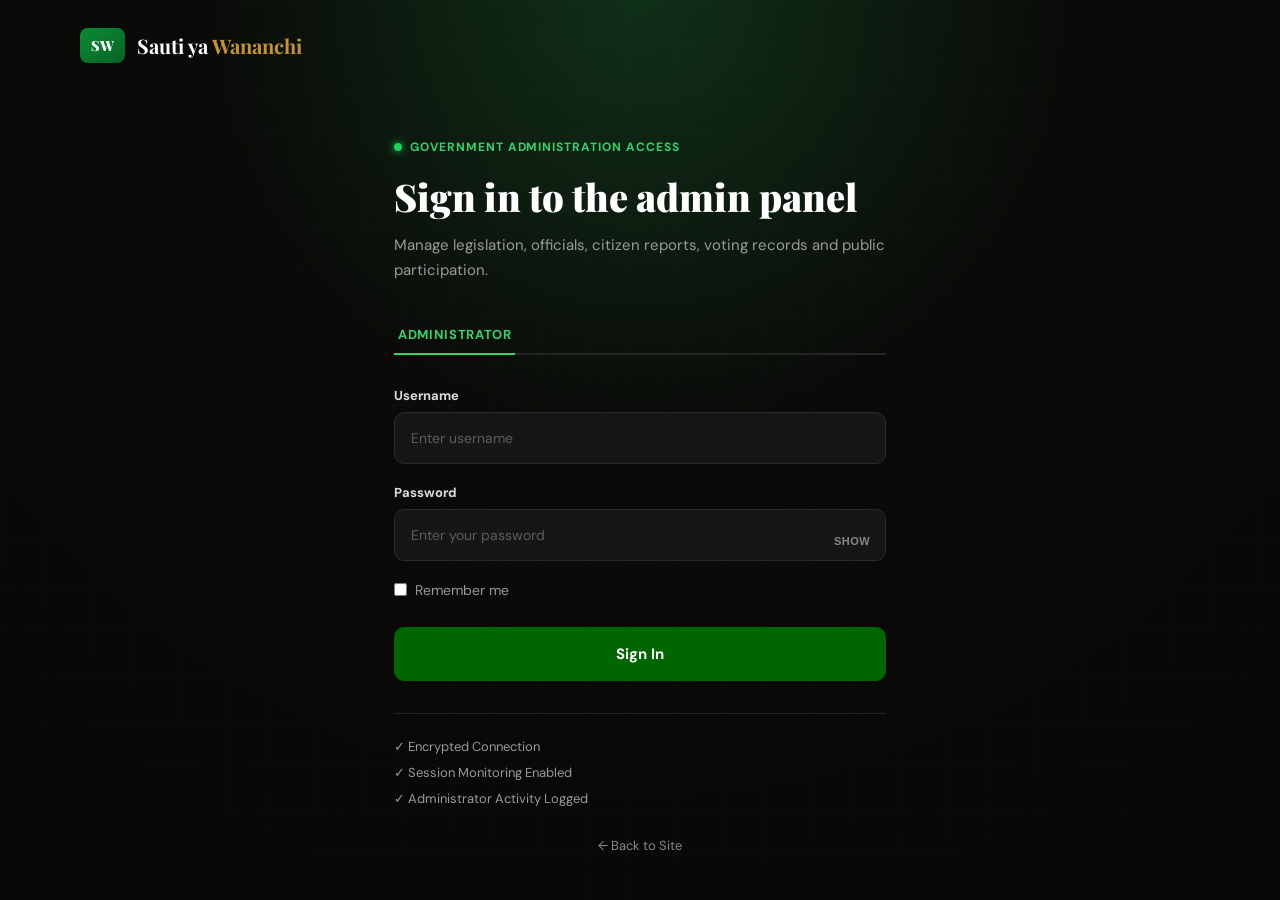
<file: admin/admin_login.html>
<!DOCTYPE html>
<html lang="en">
<head>
  <meta charset="UTF-8" />
  <meta name="viewport" content="width=device-width, initial-scale=1.0" />
  <title>Admin Login — Sauti ya Wananchi</title>
  <link href="https://fonts.googleapis.com/css2?family=Playfair+Display:wght@700;900&family=DM+Sans:wght@300;400;500;600&family=DM+Mono:wght@400;500&display=swap" rel="stylesheet">
  <link rel="stylesheet" href="Admin.css" />
</head>
<body>

<div id="login-screen">

  <div class="site-topbar">
    <div class="site-logo">
      <div class="site-logo-mark">SW</div>
      <div class="site-logo-text">Sauti ya <span>Wananchi</span></div>
    </div>
  </div>
  <div class="header-line"></div>

  <div class="login-content">

    <div class="login-eyebrow">
      <span class="status-dot"></span>
      GOVERNMENT ADMINISTRATION ACCESS
    </div>

    <h1 class="login-heading">Sign in to the admin panel</h1>
    <p class="login-desc">Manage legislation, officials, citizen reports, voting records and public participation.</p>

    <div class="login-tabs">
      <span class="login-tab active">ADMINISTRATOR</span>
    </div>

    <label class="login-label">Username</label>
    <input class="login-input" type="text" id="login-user" placeholder="Enter username" onkeydown="if(event.key==='Enter')doLogin()">

    <label class="login-label">Password</label>
    <div class="password-wrap">
      <input class="login-input" type="password" id="login-pass" placeholder="Enter your password" onkeydown="if(event.key==='Enter')doLogin()">
      <button type="button" class="show-password-btn" onclick="toggleAdminPass(this)">SHOW</button>
    </div>

    <div class="remember-device">
      <label><input type="checkbox"> Remember me</label>
    </div>

    <button class="login-btn" id="login-btn" onclick="doLogin()">Sign In</button>
    <div class="login-error" id="login-error">Incorrect username or password.</div>

    <div class="security-panel">
      <div>✓ Encrypted Connection</div>
      <div>✓ Session Monitoring Enabled</div>
      <div>✓ Administrator Activity Logged</div>
    </div>

    <div style="text-align:center;margin-top:22px">
      <a href="../index.php" class="back-link">← Back to Site</a>
    </div>

  </div>

</div>

<script src="admin_login.js"></script>
</body>
</html>
</file>
<file: Admin.css>
*{margin:0;padding:0;box-sizing:border-box}
    :root{
      --black:#0a0a08;
      --white:#fafaf7;
      --green:#006600;
      --green-light:#008000;
      --green-pale:#e8f5e8;
      --red:#bb0000;
      --red-pale:#fbe8e8;
      --gold:#c8952a;
      --gold-pale:#fdf3e0;
      --gray:#6b6b68;
      --gray-light:#e8e8e4;
      --gray-bg:#f4f4f0;
    }
    body{font-family:'DM Sans',sans-serif;background:var(--gray-bg);color:var(--black)}
 
    /* LOGIN */
    #login-screen{position:fixed;inset:0;background:var(--black);display:flex;align-items:center;justify-content:center;z-index:1000}
    .login-box{background:#1a1a1a;border:1px solid rgba(255,255,255,0.1);border-radius:6px;padding:2.5rem;width:100%;max-width:400px}
    .login-logo{font-family:'Playfair Display',serif;font-size:22px;font-weight:700;color:#fff;margin-bottom:0.4rem}
    .login-logo span{color:var(--gold)}
    .login-sub{font-size:13px;color:#666;margin-bottom:2rem}
    .login-label{font-size:13px;font-weight:600;color:#ccc;margin-bottom:8px;display:block}
    .login-input{width:100%;padding:12px 14px;background:rgba(255,255,255,0.06);border:1px solid rgba(255,255,255,0.15);border-radius:3px;font-size:14px;color:#fff;font-family:'DM Sans',sans-serif;outline:none;margin-bottom:1rem;transition:border 0.2s}
    .login-input:focus{border-color:var(--green)}
    .login-btn{width:100%;padding:13px;background:var(--green);color:#fff;font-size:15px;font-weight:600;border:none;border-radius:3px;cursor:pointer;font-family:'DM Sans',sans-serif;transition:background 0.2s}
    .login-btn:hover{background:var(--green-light)}
    .login-error{font-size:13px;color:#ff9999;margin-top:0.75rem;display:none}
 
    /* LAYOUT */
    #admin-panel{display:none}
    .admin-nav{background:var(--black);height:60px;display:flex;align-items:center;justify-content:space-between;padding:0 2rem;border-bottom:3px solid var(--green);position:sticky;top:0;z-index:100}
    .admin-nav-logo{font-family:'Playfair Display',serif;font-size:16px;font-weight:700;color:#fff}
    .admin-nav-logo span{color:var(--gold)}
    .admin-nav-right{display:flex;align-items:center;gap:1rem}
    .admin-badge{background:rgba(0,102,0,0.3);border:1px solid var(--green);color:#6fcf6f;font-size:11px;font-weight:700;padding:4px 12px;border-radius:2px;letter-spacing:0.06em;text-transform:uppercase}
    .logout-btn{background:transparent;border:1px solid rgba(255,255,255,0.2);color:#888;font-size:13px;padding:6px 14px;border-radius:2px;cursor:pointer;font-family:'DM Sans',sans-serif;transition:all 0.2s}
    .logout-btn:hover{border-color:#fff;color:#fff}
    .admin-body{max-width:1200px;margin:0 auto;padding:2rem}
 
    /* KPI CARDS */
    .kpi-row{display:grid;grid-template-columns:repeat(4,1fr);gap:1rem;margin-bottom:2rem}
    .kpi-card{background:#fff;border-radius:4px;border:1px solid var(--gray-light);padding:1.25rem 1.5rem}
    .kpi-label{font-size:12px;font-weight:700;text-transform:uppercase;letter-spacing:0.08em;color:var(--gray);margin-bottom:0.5rem}
    .kpi-val{font-family:'Playfair Display',serif;font-size:36px;font-weight:700}
    .kpi-val.green{color:var(--green)}
    .kpi-val.red{color:var(--red)}
    .kpi-val.gold{color:var(--gold)}
    .kpi-sub{font-size:12px;color:var(--gray);margin-top:4px}
 
    /* TOOLBAR */
    .toolbar{display:flex;align-items:center;justify-content:space-between;gap:1rem;margin-bottom:1.25rem;flex-wrap:wrap}
    .toolbar-left{display:flex;align-items:center;gap:0.75rem;flex-wrap:wrap}
    .section-title{font-family:'Playfair Display',serif;font-size:24px;font-weight:700}
    .filter-select{padding:8px 14px;background:#fff;border:1px solid var(--gray-light);border-radius:3px;font-size:13px;font-family:'DM Sans',sans-serif;color:var(--black);outline:none;cursor:pointer}
    .search-input{padding:8px 14px;background:#fff;border:1px solid var(--gray-light);border-radius:3px;font-size:13px;font-family:'DM Sans',sans-serif;color:var(--black);outline:none;width:220px}
    .search-input:focus{border-color:var(--green)}
    .export-btn{padding:8px 18px;background:var(--green);color:#fff;font-size:13px;font-weight:600;border:none;border-radius:3px;cursor:pointer;font-family:'DM Sans',sans-serif;transition:background 0.2s}
    .export-btn:hover{background:var(--green-light)}
    .refresh-btn{padding:8px 14px;background:#fff;border:1px solid var(--gray-light);color:var(--gray);font-size:13px;border-radius:3px;cursor:pointer;font-family:'DM Sans',sans-serif;transition:all 0.2s}
    .refresh-btn:hover{border-color:var(--green);color:var(--green)}
 
    /* TABLE */
    .table-wrap{background:#fff;border-radius:4px;border:1px solid var(--gray-light);overflow:hidden}
    table{width:100%;border-collapse:collapse}
    thead{background:var(--gray-bg)}
    th{padding:12px 16px;font-size:12px;font-weight:700;text-transform:uppercase;letter-spacing:0.06em;color:var(--gray);text-align:left;border-bottom:1px solid var(--gray-light);white-space:nowrap}
    td{padding:14px 16px;font-size:13px;border-bottom:1px solid var(--gray-light);vertical-align:top}
    tr:last-child td{border-bottom:none}
    tr:hover td{background:#fafaf7}
    .td-ministry{font-weight:600;max-width:200px}
    .td-desc{color:var(--gray);max-width:300px;line-height:1.5}
    .td-time{font-family:'DM Mono',monospace;font-size:12px;color:var(--gray);white-space:nowrap}
    .badge{display:inline-block;font-size:11px;font-weight:700;padding:3px 10px;border-radius:2px;letter-spacing:0.04em;text-transform:uppercase;white-space:nowrap}
    .badge-low{background:#e8f5e8;color:#006600}
    .badge-medium{background:var(--gold-pale);color:#7a5a10}
    .badge-high{background:#fff0e0;color:#b05000}
    .badge-critical{background:var(--red-pale);color:var(--red)}
    .badge-anon{background:var(--gray-bg);color:var(--gray)}
    .badge-named{background:#e8f0ff;color:#1a3a8f}
    .action-btn{padding:5px 12px;font-size:12px;font-weight:600;border:none;border-radius:2px;cursor:pointer;font-family:'DM Sans',sans-serif;transition:all 0.15s}
    .btn-delete{background:var(--red-pale);color:var(--red)}
    .btn-delete:hover{background:var(--red);color:#fff}
    .empty-state{text-align:center;padding:4rem 2rem;color:var(--gray)}
    .empty-icon{font-size:40px;margin-bottom:1rem}
    .empty-text{font-size:15px;font-weight:500;margin-bottom:0.5rem;color:var(--black)}
    .empty-sub{font-size:13px}
    .loading{text-align:center;padding:3rem;color:var(--gray);font-size:14px}
 
    /* PAGINATION */
    .pagination{display:flex;align-items:center;justify-content:space-between;padding:1rem 1.5rem;border-top:1px solid var(--gray-light);font-size:13px;color:var(--gray)}
    .page-btns{display:flex;gap:6px}
    .page-btn{padding:6px 12px;background:#fff;border:1px solid var(--gray-light);border-radius:2px;font-size:13px;cursor:pointer;font-family:'DM Sans',sans-serif;transition:all 0.15s}
    .page-btn:hover,.page-btn.active{background:var(--green);color:#fff;border-color:var(--green)}
    .page-btn:disabled{opacity:0.4;cursor:default;pointer-events:none}
 
    /* TOAST */
    .toast{position:fixed;bottom:2rem;right:2rem;background:var(--green);color:#fff;padding:12px 20px;border-radius:3px;font-size:14px;font-weight:500;transform:translateY(100px);opacity:0;transition:all 0.3s;z-index:9999}
    .toast.show{transform:translateY(0);opacity:1}
    .toast.error{background:var(--red)}
 
    @media(max-width:768px){
      .kpi-row{grid-template-columns:1fr 1fr}
      .td-desc{display:none}
      .search-input{width:160px}
    }
    .officials-tabs{
  display:flex;
  gap:0;
  margin-bottom:1.25rem;
  border-bottom:2px solid var(--gray-light, #e8e8e4);
  width:fit-content;
}
.officials-tab{
  padding:10px 20px;
  font-size:13px;
  font-weight:600;
  letter-spacing:0.03em;
  text-transform:uppercase;
  color:var(--gray, #6b6b68);
  background:none;
  border:none;
  cursor:pointer;
  border-bottom:2px solid transparent;
  margin-bottom:-2px;
  transition:all .15s;
  font-family:'DM Sans',sans-serif;
}
.officials-tab:hover{color:var(--black, #0a0a08)}
.officials-tab.active{
  color:var(--green, #006600);
  border-bottom-color:var(--green, #006600);
}
</file>
<file: style.css>
*{margin:0;padding:0;box-sizing:border-box}
:root{
  --black:#0a0a08;
  --white:#fafaf7;
  --green:#006600;
  --green-light:#008000;
  --green-pale:#e8f5e8;
  --red:#bb0000;
  --red-light:#cc0000;
  --red-pale:#fbe8e8;
  --gold:#c8952a;
  --gold-pale:#fdf3e0;
  --gray:#6b6b68;
  --gray-light:#e8e8e4;
  --gray-bg:#f4f4f0;
}
html{scroll-behavior:smooth}
body{font-family:'DM Sans',sans-serif;background:var(--white);color:var(--black);overflow-x:hidden}

/* ── Nav ── */
nav{position:fixed;top:0;left:0;right:0;z-index:100;background:var(--black);display:flex;align-items:center;justify-content:space-between;padding:0 2.5rem;height:60px;border-bottom:3px solid var(--green)}
.nav-logo{display:flex;align-items:center;gap:10px}
.nav-logo-mark{width:32px;height:32px;background:var(--green);display:flex;align-items:center;justify-content:center;font-family:'Playfair Display',serif;font-weight:900;font-size:16px;color:#fff;letter-spacing:-1px}
.nav-brand{font-family:'Playfair Display',serif;font-size:18px;font-weight:700;color:#fff;letter-spacing:0.02em}
.nav-brand span{color:var(--gold)}
.nav-links{display:flex;align-items:center;gap:2rem}
.nav-links a{font-size:13px;font-weight:500;color:#ccc;text-decoration:none;letter-spacing:0.04em;text-transform:uppercase;transition:color 0.2s;cursor:pointer}
.nav-links a:hover{color:var(--gold)}
.nav-cta{background:var(--green)!important;color:#fff!important;padding:8px 20px;border-radius:2px;font-size:13px!important;font-weight:600!important;transition:background 0.2s!important}
.nav-cta:hover{background:var(--green-light)!important}
.nav-cta-outline{background:transparent!important;border:1px solid var(--green-light)!important}
.nav-cta-outline:hover{background:rgba(0,128,0,0.15)!important}

/* ── Hero ── */
#hero{background:var(--black);position:relative;overflow:hidden;min-height:100vh;display:flex;flex-direction:column}
.alert-bar{background:#8b0000;padding:10px 2.5rem;display:flex;align-items:center;gap:1rem;margin-top:60px}
.alert-bar-text{font-size:13px;font-weight:500;color:#ffd0d0;flex:1}
.alert-bar-badge{background:#bb0000;border:1px solid #ff6666;color:#ff9999;font-size:11px;font-weight:700;padding:3px 10px;border-radius:2px;white-space:nowrap;letter-spacing:0.06em;text-transform:uppercase}
.hero-content{position:relative;z-index:2;padding:80px 2.5rem 80px;max-width:1100px;margin:0 auto;width:100%;flex:1;display:flex;flex-direction:column;justify-content:center}
.hero-tag{display:inline-flex;align-items:center;gap:8px;background:rgba(0,102,0,0.3);border:1px solid var(--green);color:#6fcf6f;font-size:12px;font-weight:600;letter-spacing:0.1em;text-transform:uppercase;padding:6px 14px;border-radius:2px;margin-bottom:2rem}
h1.hero-title{font-family:'Playfair Display',serif;font-size:clamp(48px,7vw,92px);font-weight:900;line-height:0.95;color:#fff;letter-spacing:-0.02em;margin-bottom:1.5rem}
h1.hero-title .accent{color:var(--green-light)}
h1.hero-title .red-accent{color:#ff6666}
.hero-sub{font-size:clamp(16px,2vw,20px);color:#aaa;max-width:560px;line-height:1.7;margin-bottom:2.5rem;font-weight:300}
.hero-actions{display:flex;gap:1rem;flex-wrap:wrap;align-items:center}
.btn-primary,.btn-secondary{text-decoration:none;display:inline-block}
.btn-primary{background:var(--green);color:#fff;padding:14px 32px;font-size:15px;font-weight:600;border:none;border-radius:2px;cursor:pointer;letter-spacing:0.03em;transition:all 0.2s}
.btn-primary:hover{background:#008800;transform:translateY(-1px)}
.btn-secondary{background:transparent;color:#421e1e;padding:14px 12px;font-size:15px;font-weight:500;border:1px solid rgba(255,255,255,0.3);border-radius:2px;height:50px;cursor:pointer;letter-spacing:0.03em;transition:all 0.2s}
.btn-secondary:hover{border-color:#3e3d3d;background:rgba(255,255,255,0.05)}
.btn-sm{padding:7px 4px;font-size:12px;height:auto;width:20%}
.hero-stats{display:flex;gap:3rem;flex-wrap:wrap;margin-top:4rem;padding-top:3rem;border-top:1px solid rgba(255,255,255,0.1)}
.hero-stat-num{font-family:'Playfair Display',serif;font-size:40px;font-weight:700;color:#fff}
.hero-stat-num.red{color:#ff6666}
.hero-stat-label{font-size:13px;color:#777;margin-top:2px}
.hero-stat-group{display:flex;gap:3rem;align-items:flex-start}
.hero-stat-divider{width:1px;background:rgba(255,255,255,0.15);align-self:stretch;margin:0 0.5rem}
.hero-stat-num.hero-stat-primary{font-size:clamp(45px,6vw,60px)}
.hero-stats{align-items:flex-end}

@media(max-width:768px){
  .hero-stat-divider{display:none}
  .hero-stats{flex-direction:column;gap:2rem}
  .hero-stat-group{gap:1.5rem}
}
/* ── Shared section layout ── */
section{display:flex;flex-direction:column}
.section-wrapper{max-width:1100px;margin:0 auto;width:100%;padding:80px 2.5rem}
.section-eyebrow{font-size:12px;font-weight:700;letter-spacing:0.12em;text-transform:uppercase;color:var(--green);margin-bottom:0.75rem}
.section-title{font-family:'Playfair Display',serif;font-size:clamp(30px,4vw,50px);font-weight:700;line-height:1.1;margin-bottom:0.75rem}
.section-sub{font-size:16px;color:var(--gray);max-width:520px;line-height:1.6;margin-bottom:3rem}

/* ── Vote section ── */
#vote{background:var(--gray-bg)}
.vote-grid{display:grid;gap:1rem}
.vote-card{background:#fff;border-radius:4px;border:1px solid var(--gray-light);overflow:hidden;transition:box-shadow 0.2s}
.vote-card:hover{box-shadow:0 4px 24px rgba(0,0,0,0.08)}
.vote-card-header{padding:0.75rem 1.25rem 0.5rem;border-bottom:1px solid var(--gray-light);display:flex;justify-content:space-between;align-items:flex-start;gap:1rem}
.vote-card-meta{flex:1}
.vote-badge{display:inline-block;font-size:10px;font-weight:700;letter-spacing:0.08em;text-transform:uppercase;padding:2px 8px;border-radius:2px;margin-bottom:0.4rem}
.badge-urgent{background:var(--red-pale);color:var(--red)}
.vote-card-title{font-family:'Playfair Display',serif;font-size:17px;font-weight:700;margin-bottom:0.25rem;line-height:1.2}
.vote-card-desc{font-size:13px;color:var(--gray);line-height:1.5}
.vote-card-body{padding:0.5rem 1.25rem 0}
.vote-bar-row{display:flex;align-items:center;gap:8px;margin-bottom:7px}
.vote-bar-label{font-size:12px;font-weight:600;width:50px;flex-shrink:0}
.vote-bar-label.yes{color:var(--green)}
.vote-bar-label.no{color:var(--red)}
.vote-bar-track{flex:1;height:6px;background:var(--gray-light);border-radius:2px;overflow:hidden}
.vote-bar-fill{height:100%;border-radius:2px}
.fill-yes{background:var(--green)}
.fill-no{background:var(--red)}
.vote-bar-pct{font-family:'DM Mono',monospace;font-size:12px;font-weight:500;width:34px;text-align:right;flex-shrink:0}
.vote-card-footer{padding:0.6rem 1.25rem;border-top:1px solid var(--gray-light);display:flex;align-items:center;justify-content:space-between}
.vote-count{font-size:12px;color:var(--gray)}
.vote-count strong{color:var(--black);font-weight:600}
.vote-btns{display:flex;gap:8px}
.btn-vote{padding:6px 16px;font-size:12px;font-weight:600;border:none;border-radius:2px;cursor:pointer;transition:all 0.15s;letter-spacing:0.02em}
.btn-vote-yes{background:var(--green-pale);color:var(--green);border:1px solid #b8d8b8}
.btn-vote-yes:hover{background:var(--green);color:#fff}
.btn-vote-no{background:var(--red-pale);color:var(--red);border:1px solid #dbb8b8}
.btn-vote-no:hover{background:var(--red);color:#fff}
.btn-comments-toggle{background:#fff;color:var(--gray);border:1px solid var(--gray-light)}
.btn-comments-toggle:hover{background:var(--green-pale);color:var(--green);border-color:#b8d8b8}

/* ── Report feedback (public comment) ── */
#report{background:var(--black)}
#report .section-eyebrow{color:#ff9999}
#report .section-title{color:#fff}
#report .section-sub{color:#888}
.form-row{margin-bottom:1.25rem}
.form-label{font-size:13px;font-weight:600;color:#1c0b0b;margin-bottom:8px;display:block;letter-spacing:0.03em}
.form-input{width:100%;padding:12px 14px;background:rgba(255,255,255,0.06);border:1px solid rgba(255,255,255,0.15);border-radius:3px;font-size:14px;color:#fff;font-family:'DM Sans',sans-serif;transition:border 0.2s;outline:none}
.form-input:focus{border-color:var(--green-light)}
.form-textarea{min-height:120px;resize:vertical;background:#fff;color:#111;border:1px solid #ccc;}
.submit-btn{width:100%;padding:14px;background:var(--black);color:#fff;font-size:15px;font-weight:600;border:none;border-radius:3px;cursor:pointer;font-family:'DM Sans',sans-serif;letter-spacing:0.03em;transition:background 0.2s;margin-top:0.5rem}
.submit-btn:hover{background:#828483}

/* ── Dashboard ── */
#dashboard{background:#fff}
.dashboard-grid{display:grid;grid-template-columns:2fr 1fr;gap:2rem;align-items:start}
.dash-card{background:var(--gray-bg);border-radius:4px;padding:1.5rem;border:1px solid var(--gray-light)}
.dash-card-title{font-size:13px;font-weight:700;text-transform:uppercase;letter-spacing:0.08em;color:var(--gray);margin-bottom:1.25rem}
.budget-donut-row{display:flex;align-items:center;gap:2rem;flex-wrap:wrap}
.donut-wrap{position:relative;width:140px;height:140px;flex-shrink:0}
.donut-wrap svg{width:100%;height:100%}
.donut-center{position:absolute;inset:0;display:flex;flex-direction:column;align-items:center;justify-content:center;text-align:center}
.donut-total{font-family:'Playfair Display',serif;font-size:17px;font-weight:700}
.donut-sub{font-size:11px;color:var(--gray);margin-top:2px}

/* ── Parliament ── */
#parliament{background:var(--gray-bg)}
.pw-panel{display:none}
.pw-panel.active{display:block}
.pw-metrics{display:grid;grid-template-columns:repeat(auto-fit,minmax(130px,1fr));gap:12px;margin-bottom:1.5rem}
.pw-metric{background:#fff;border:1px solid var(--gray-light);border-radius:4px;padding:1rem}
.pw-metric-label{font-size:11px;color:var(--gray);text-transform:uppercase;letter-spacing:0.07em;margin-bottom:6px}
.pw-metric-val{font-family:'Playfair Display',serif;font-size:32px;font-weight:700;color:var(--black)}
.pw-metric-val.green{color:var(--green)}
.pw-metric-val.red{color:var(--red)}
.pw-metric-val.gold{color:var(--gold)}
.pw-vote-card{background:#fff;border:1px solid var(--gray-light);border-radius:4px;padding:1.25rem 1.5rem;margin-bottom:1rem}
.pw-vote-header{display:flex;justify-content:space-between;align-items:flex-start;gap:1rem;margin-bottom:1rem}
.pw-vote-title{font-family:'Playfair Display',serif;font-size:17px;font-weight:700;margin-bottom:3px}
.pw-vote-meta{font-size:12px;color:var(--gray)}
.pw-bar-row{display:flex;align-items:center;gap:10px;margin-bottom:8px}
.pw-bar-label{font-size:12px;font-weight:600;width:44px;flex-shrink:0}
.pw-bar-label.yes{color:var(--green)}
.pw-bar-label.no{color:var(--red)}
.pw-bar-track{flex:1;height:8px;background:var(--gray-light);border-radius:2px;overflow:hidden}
.pw-bar-fill{height:100%;border-radius:2px}
.pw-bar-pct{font-family:'DM Mono',monospace;font-size:13px;font-weight:500;width:36px;text-align:right;flex-shrink:0}
.pw-bar-count{font-size:11px;color:var(--gray);width:52px;flex-shrink:0}
.pw-vote-footer{display:flex;justify-content:space-between;align-items:center;margin-top:1rem;padding-top:0.75rem;border-top:1px solid var(--gray-light);flex-wrap:wrap;gap:0.5rem}
.pw-vote-footnote{font-size:11px;color:var(--gray)}
.pw-source-link{font-size:11px;font-weight:600;color:var(--green);text-decoration:none;letter-spacing:0.03em}
.pw-source-link:hover{color:var(--green-light)}
.pw-bill-stage{display:inline-block;font-size:11px;font-weight:700;letter-spacing:0.06em;text-transform:uppercase;padding:3px 10px;border-radius:2px}
.stage-assent{background:var(--gold-pale);color:#7a5a10}
.pw-cdf-table{margin-bottom:1rem}
.pw-cdf-header{display:grid;grid-template-columns:1fr auto auto;gap:1rem;font-size:11px;font-weight:600;text-transform:uppercase;letter-spacing:0.07em;color:var(--gray);padding-bottom:8px;border-bottom:1px solid var(--black)}
.pw-cdf-row{display:grid;grid-template-columns:1fr auto auto;gap:1rem;align-items:center;padding:10px 0;border-bottom:1px solid var(--gray-light)}
.pw-cdf-row:last-child{border-bottom:none}
.pw-cdf-const{font-size:13px;font-weight:600}
.pw-cdf-county{font-size:11px;color:var(--gray);margin-top:2px}
.pw-cdf-amount{font-size:13px;font-weight:600;text-align:right}
.pw-cdf-util{font-size:13px;font-weight:600;text-align:right;min-width:40px}
.util-high{color:var(--green)}
.util-mid{color:var(--gold)}
.util-low{color:var(--red)}
.pw-notice{background:#fff;border:1px solid var(--gray-light);border-left:3px solid var(--green);border-radius:2px;padding:0.75rem 1rem;font-size:12px;color:var(--gray);margin-top:1rem;line-height:1.6}
.pw-notice a{color:var(--green);font-weight:600;text-decoration:none}
.pw-notice a:hover{color:var(--green-light)}

/* ── Advocacy ── */
#advocacy{background:var(--green-pale)}
.advocacy-grid{display:grid;grid-template-columns:repeat(3,1fr);gap:1.5rem}
.advocacy-card{background:#fff;border-radius:4px;border:1px solid #c0dcc0;padding:1.5rem;text-align:center}
.advocacy-icon{width:56px;height:56px;background:var(--green-pale);border-radius:50%;display:flex;align-items:center;justify-content:center;margin:0 auto 1rem;font-size:24px}
.advocacy-card h3{font-family:'Playfair Display',serif;font-size:18px;font-weight:700;margin-bottom:0.5rem}
.advocacy-card p{font-size:13px;color:var(--gray);line-height:1.6}

/* ── Footer ── */
footer{background:#0a0a08;padding:3rem 2.5rem;border-top:3px solid var(--green)}
.footer-inner{max-width:1100px;margin:0 auto;display:flex;justify-content:space-between;align-items:flex-start;gap:2rem;flex-wrap:wrap}
.footer-logo{font-family:'Playfair Display',serif;font-size:22px;font-weight:700;color:#fff}
.footer-logo span{color:var(--gold)}
.footer-tagline{font-size:13px;color:#555;margin-top:6px;max-width:300px;line-height:1.6}
.footer-links{display:flex;flex-direction:column;gap:0.6rem}
.footer-links-title{font-size:12px;font-weight:700;letter-spacing:0.08em;text-transform:uppercase;color:var(--gray);margin-bottom:0.3rem}
.footer-links a{font-size:13px;color:#ccc;text-decoration:none;transition:color 0.2s}
.footer-links a:hover{color:var(--gold)}
/* ── Toast ── */
.toast{position:fixed;bottom:2rem;right:2rem;background:var(--green);color:#fff;padding:12px 20px;border-radius:3px;font-size:14px;font-weight:500;transform:translateY(100px);opacity:0;transition:all 0.3s;z-index:9999;max-width:300px}
.toast.show{transform:translateY(0);opacity:1}
.toast.error{background:var(--red)}

/* ── Responsive ── */
@media(max-width:768px){
  .nav-links{display:none}
  .hero-stats{gap:1.5rem}
  .vote-card-header{flex-direction:column}
  .dashboard-grid,.advocacy-grid{grid-template-columns:1fr}
  .pw-vote-header{flex-direction:column}
  .pw-bar-count{display:none}
  .pw-cdf-header,
  .pw-cdf-row{grid-template-columns:1fr auto auto;gap:0.5rem}
}
.badge-closed{background:#f0f0ec;color:var(--gray);border:1px solid var(--gray-light)}
.stage-rejected{background:var(--red-pale);color:var(--red)}
.dropdown{position:relative;display:inline-block}
.dropbtn{background:#080a0c;color:rgb(193,192,192);padding:10px 20px;border:none;cursor:pointer;border-radius:8px;font-family:'DM Sans',sans-serif;font-size:13px;font-weight:500;letter-spacing:0.02em}
.dropbtn a:hover{background:#c8952a}
.dropdown-content{display:none;position:absolute;background:white;min-width:200px;box-shadow:0 5px 15px rgba(0,0,0,.2);border-radius:2px;overflow:hidden;z-index:100}
.dropdown-content a{display:block;padding:12px;text-decoration:none;color:#333}
.dropdown-content a:hover{background:#f1f1f1}
.dropdown:hover .dropdown-content{display:block}
.accessibility-bar{display:flex;flex-wrap:wrap;justify-content:center;align-items:center;gap:0.6rem 1rem;padding:12px;background:#0a0a08;border-top:1px solid rgba(255,255,255,0.08);}
.a11y-btn{background:none;border:1px solid rgba(255,255,255,0.15);color:#aaa;font-size:12px;font-weight:500;padding:6px 12px;border-radius:20px;cursor:pointer;font-family:'DM Sans',sans-serif;display:flex;align-items:center;gap:6px;transition:all .15s;white-space:nowrap;}
.a11y-btn:hover,.a11y-btn.on{border-color:var(--green-light);color:#fff}
#voice-picker{max-width:110px;padding:6px 10px;font-size:11px;background:rgba(255,255,255,0.06);border:1px solid rgba(255,255,255,0.15);border-radius:20px;color:#fff;text-overflow:ellipsis;overflow:hidden;white-space:nowrap;}
.nav-account{display:flex;align-items:center;gap:12px;margin-left:8px}
.nav-account-name{font-size:13px;color:#ccc;font-weight:500;white-space:nowrap}
.nav-logout{font-size:13px;font-weight:600;color:#ff9999;text-decoration:none;letter-spacing:0.03em;text-transform:uppercase;cursor:pointer}
.nav-logout:hover{color:#ffbbbb}

/* ══════════════════════════════════════════════════════════
   NEW LINES ADDED FROM FILE 1 (not present above)
   ══════════════════════════════════════════════════════════ */

/* #vote2026 variant background used by file 1's markup, in addition to #vote above */
#vote2026{background:var(--gray-bg)}

/* Grouping label used inside the vote section in file 1 */
.vote-section-group{margin-bottom:1.75rem}
.vote-group-label{font-family:'Playfair Display',serif;font-size:15px;font-weight:700;color:var(--black);margin-bottom:1rem;padding-bottom:0.5rem;border-bottom:2px solid var(--gray-light)}

/* Extra badge state used in file 1 (in addition to badge-urgent / badge-closed above) */
.badge-open{background:var(--gold-pale);color:#7a5a10}

/* Read-aloud & bill-document action row used in file 1's vote cards */
.vote-card-actions{display:flex;align-items:center;gap:10px;flex-wrap:wrap;padding:0.85rem 1.5rem;border-bottom:1px solid var(--gray-light);background:#fbfbf9}
.card-listen-btn{background:#fff;border:1px solid var(--gray-light);color:var(--gray);font-size:12px;font-weight:600;padding:6px 14px;border-radius:20px;cursor:pointer;display:inline-flex;align-items:center;gap:6px;font-family:'DM Sans',sans-serif;transition:all .15s}
.card-listen-btn:hover,.card-listen-btn.speaking{border-color:var(--green);color:var(--green);background:var(--green-pale)}
.card-read-link{font-size:12px;font-weight:600;color:var(--green);text-decoration:none;display:inline-flex;align-items:center;gap:6px;padding:6px 14px;border-radius:20px;border:1px solid #b8d8b8;background:var(--green-pale)}
.card-read-link:hover{background:var(--green);color:#fff;border-color:var(--green)}

/* "Big text" accessibility mode toggled via body.big-text, from file 1 */
body.big-text .section-sub{font-size:18px;line-height:1.7}
body.big-text .vote-card-title{font-size:24px}
body.big-text .vote-card-desc{font-size:16px;line-height:1.8}
body.big-text .vote-bar-label{font-size:15px}
body.big-text .vote-bar-pct{font-size:15px}
body.big-text .vote-count{font-size:15px}
body.big-text .btn-vote{font-size:15px;padding:12px 26px}
body.big-text .card-listen-btn,body.big-text .card-read-link{font-size:14px;padding:8px 16px}
body.big-text .vote-group-label{font-size:18px}
body.big-text .vote-badge{font-size:13px}

/* ══════════════════════════════════════════════════════════
   BILL COMMENTS
   ══════════════════════════════════════════════════════════ */
.comments-section{border-top:1px solid var(--gray-light);padding:1.1rem 1.5rem 1.4rem;background:#fbfbf9;}
.comments-title{font-family:'Playfair Display',serif;font-size:14px;font-weight:700;color:var(--black);margin-bottom:0.75rem;}
.comment-list{max-height:220px;overflow-y:auto;margin-bottom:0.9rem;display:flex;flex-direction:column;gap:0.6rem;}
.comment-item{background:#fff;border:1px solid var(--gray-light);border-radius:6px;padding:0.6rem 0.8rem;}
.comment-header{display:flex;justify-content:space-between;align-items:baseline;gap:0.5rem;margin-bottom:4px;}
.comment-author{font-size:12.5px;font-weight:700;color:var(--green);}
.comment-time{font-size:11px;color:var(--gray);white-space:nowrap;}
.comment-body{font-size:13.5px;line-height:1.55;color:var(--black);}
.no-comments,.comment-loading{font-size:13px;color:var(--gray);font-style:italic;padding:0.5rem 0;}
.comment-form{display:flex;flex-direction:column;gap:0.6rem;}
.comment-input{width:100%;min-height:64px;resize:vertical;padding:10px 12px;font-size:13.5px;font-family:'DM Sans',sans-serif;border:1px solid var(--gray-light);border-radius:4px;outline:none;transition:border 0.2s;}
.comment-input:focus{border-color:var(--green)}
.comment-submit-btn{align-self:flex-end;background:var(--green);color:#fff;border:none;border-radius:20px;padding:8px 18px;font-size:13px;font-weight:600;cursor:pointer;letter-spacing:0.02em;transition:background 0.2s;}
.comment-submit-btn:hover{background:var(--green-light)}
.comment-submit-btn:disabled{opacity:0.6;cursor:not-allowed}

body.big-text .comments-title{font-size:16px}
body.big-text .comment-body{font-size:15px}
body.big-text .comment-author{font-size:14px}
body.big-text .comment-input,body.big-text .comment-submit-btn{font-size:15px}
.comment-redirect-note{font-size:12px;color:var(--gray);margin-top:0.6rem;text-align:right;}
.comment-redirect-note a{color:var(--green);font-weight:600;text-decoration:none;}
.comment-redirect-note a:hover{text-decoration:underline}

/* ══════════════════════════════════════════════════════════
   OFFICIAL DASHBOARD — PANEL GROUPING (layout only, no new colors)
   ══════════════════════════════════════════════════════════ */
.official-panel-section{background:#fff;border:1px solid var(--gray-light);border-radius:6px;padding:1rem 1.25rem;margin-bottom:1rem;}
.official-panel-section:last-child{margin-bottom:0}
.official-panel-section .comments-title{margin-bottom:0.7rem}
.official-danger-section{border-color:#e0b8b8;background:#fffafa}
.official-danger-note{font-size:12.5px;color:var(--gray);margin-bottom:0.7rem;line-height:1.5}

.official-field-row{display:flex;gap:10px;flex-wrap:wrap;align-items:flex-end}
.official-field-group{display:flex;flex-direction:column;gap:5px;flex:1;min-width:110px}
.official-field-label{font-size:11px;font-weight:600;color:var(--gray);text-transform:uppercase;letter-spacing:0.05em}

body.big-text .official-danger-note{font-size:14px}

/* ══════════════════════════════════════════════════════════
   OFFICIAL DASHBOARD — TABS
   ══════════════════════════════════════════════════════════ */
.official-tabs{display:flex;gap:8px;margin-bottom:2rem;border-bottom:1px solid var(--gray-light);flex-wrap:wrap}
.official-tab{background:none;border:none;padding:12px 20px;font-size:14px;font-weight:600;color:var(--gray);cursor:pointer;border-bottom:2px solid transparent;font-family:'DM Sans',sans-serif;letter-spacing:0.02em;transition:all .15s}
.official-tab:hover{color:var(--black)}
.official-tab.active{color:var(--green);border-bottom-color:var(--green)}
.official-tab-panel{display:none}
.official-tab-panel.active{display:block}
.official-stats-row{display:grid;grid-template-columns:repeat(3,1fr);gap:12px;margin:24px 0;}
.official-stat-card{background:#fff;border:1px solid #e8e8e4;border-radius:4px;padding:1.1rem 1.4rem;}
.official-stat-label{font-size:12px;font-weight:700;text-transform:uppercase;letter-spacing:0.06em;color:#6b6b68;margin-bottom:0.5rem;}
.official-stat-value{font-family:'Playfair Display',serif;font-size:32px;font-weight:700;color:#006600;}
.official-bills-toolbar{display:flex;justify-content:flex-end;margin-bottom:1rem;}
.official-section-title{font-family:'Playfair Display',serif;font-size:20px;font-weight:700;margin:1.5rem 0 1rem;}
.official-section-title-muted{ color:#6b6b68; }
.badge-group{background:#fdf3e0;color:#7a5a10;}
.official-empty-state{text-align:center;padding:3rem 1.5rem;background:#fff;border:1px solid #e8e8e4;border-radius:4px;color:#6b6b68;}
.official-empty-icon{ font-size:32px;margin-bottom:0.75rem; }
.official-empty-text{ font-size:14px;font-weight:600;color:#0a0a08;margin-bottom:0.25rem; }
.official-empty-sub{ font-size:12px; }
@media(max-width:768px){
  .official-stats-row{ grid-template-columns:1fr; }
}
/* ── Pending Reviews list ── */
.proposal-item{background:#fff;border:1px solid var(--gray-light);border-radius:6px;padding:1rem 1.25rem;margin-bottom:12px}
.proposal-header{display:flex;justify-content:space-between;align-items:center;gap:10px;margin-bottom:6px;flex-wrap:wrap}
.proposal-type{font-weight:700;font-size:14px;font-family:'Playfair Display',serif}
.proposal-status{font-size:11px;font-weight:700;text-transform:uppercase;letter-spacing:0.05em;padding:3px 10px;border-radius:12px;white-space:nowrap}
.status-pending{background:var(--gold-pale);color:#7a5a10}
.status-approved{background:var(--green-pale);color:var(--green)}
.status-rejected{background:var(--red-pale);color:var(--red)}
.proposal-detail{font-size:13px;color:var(--gray);line-height:1.5}
.proposal-detail strong{color:var(--black)}
/* ── Card kebab menu (Remove Bill) ── */
.card-kebab-btn{background:none;border:1px solid var(--gray-light);color:var(--gray);font-size:16px;line-height:1;cursor:pointer;padding:5px 10px;border-radius:20px;transition:all .15s}
.card-kebab-btn:hover{border-color:#dbb8b8;color:var(--red);background:var(--red-pale)}
.card-kebab-menu{position:absolute;right:0;top:calc(100% + 4px);background:#fff;border:1px solid var(--gray-light);border-radius:6px;box-shadow:0 4px 16px rgba(0,0,0,0.12);z-index:20;min-width:220px;overflow:hidden}
.card-kebab-menu button{display:block;width:100%;text-align:left;padding:10px 14px;background:none;border:none;color:var(--red);font-size:13px;font-weight:600;cursor:pointer;font-family:'DM Sans',sans-serif}
.card-kebab-menu button:hover{background:var(--red-pale)}
</file>
<file: admin/Admin.css>
*{margin:0;padding:0;box-sizing:border-box}
    :root{
      --black:#0a0a08;
      --white:#fafaf7;
      --green:#006600;
      --green-light:#008000;
      --green-bright:#35d26d;
      --green-pale:#e8f5e8;
      --red:#bb0000;
      --red-pale:#fbe8e8;
      --gold:#c8952a;
      --gold-pale:#fdf3e0;
      --gray:#6b6b68;
      --gray-light:#e8e8e4;
      --gray-bg:#f4f4f0;
    }
    body{font-family:'DM Sans',sans-serif;background:var(--gray-bg);color:var(--black)}

/* ===========================
   ADMIN LOGIN
=========================== */

#login-screen{
    position:fixed;
    inset:0;
    background:
        radial-gradient(circle at top,#103018 0%,#0a0a08 40%,#070707 100%);
    display:flex;
    flex-direction:column;
    align-items:center;
    overflow-y:auto;
    z-index:1000;
}

/* Grid background */
#login-screen::before{content:"";position:fixed;inset:0;background-image:linear-gradient(rgba(255,255,255,.03) 1px,transparent 1px),linear-gradient(90deg,rgba(255,255,255,.03) 1px,transparent 1px);background-size:45px 45px;opacity:.35;pointer-events:none}

.site-topbar{
  width:100%;
  max-width:1200px;
  display:flex;
  align-items:center;
  padding:28px 40px 20px;
  position:relative;
  z-index:2;
}
.site-logo{display:flex;align-items:center;gap:12px}
.site-logo-mark{background:linear-gradient(145deg,#0b8a34,#066425);color:#fff;font-family:'Playfair Display',serif;font-size:14px;font-weight:900;padding:8px 11px;border-radius:8px}
.site-logo-text{font-family:'Playfair Display',serif;font-size:20px;font-weight:700;color:#fff}
.site-logo-text span{color:var(--gold)}

.header-line{width:100%;height:3px;background:var(--green);position:relative;z-index:2}

.login-content{
  width:100%;
  max-width:540px;
  padding:56px 24px 80px;
  margin:0 auto;
  position:relative;
  z-index:2;
}

.login-eyebrow{
  display:flex;align-items:center;gap:8px;
  color:var(--green-bright);
  text-transform:uppercase;
  font-size:12px;font-weight:700;letter-spacing:.08em;
  margin-bottom:20px;
}
.status-dot{width:8px;height:8px;border-radius:50%;background:#1fd260;box-shadow:0 0 8px #1fd260}

.login-heading{
  font-family:'Playfair Display',serif;
  font-size:38px;font-weight:900;color:#fff;
  margin-bottom:14px;line-height:1.15;
}

.login-desc{color:#9b9b9b;line-height:1.7;margin-bottom:32px;font-size:15px}

.login-tabs{display:flex;margin-bottom:32px;border-bottom:2px solid #262626}
.login-tab{
  padding:10px 4px;margin-right:28px;
  font-size:13px;font-weight:700;letter-spacing:.05em;text-transform:uppercase;
  color:#666;border-bottom:2px solid transparent;margin-bottom:-2px;
}
.login-tab.active{color:var(--green-bright);border-bottom-color:var(--green-bright)}

.login-label{display:block;color:#ddd;font-size:13px;font-weight:700;margin-bottom:8px}

.login-input{
  width:100%;height:52px;background:#161616;border:1px solid #2a2a2a;border-radius:10px;
  color:#fff;padding:0 16px;font-size:14px;margin-bottom:20px;
  font-family:'DM Sans',sans-serif;outline:none;transition:.2s;
}
.login-input::placeholder{color:#5c5c5c}
.login-input:focus{border-color:var(--green);box-shadow:0 0 0 3px rgba(0,128,0,.15)}

.password-wrap{position:relative}
.show-password-btn{
  position:absolute;right:16px;top:26px;
  background:none;border:none;color:#888;font-size:11px;font-weight:700;
  letter-spacing:.04em;cursor:pointer;
}
.show-password-btn:hover{color:var(--gold)}

.remember-device{color:#999;font-size:14px;margin-bottom:28px}
.remember-device label{display:flex;align-items:center;gap:8px;cursor:pointer}

.login-btn{
  width:100%;height:54px;border:none;border-radius:10px;
  background:var(--green);color:#fff;font-size:15px;font-weight:700;cursor:pointer;
  font-family:'DM Sans',sans-serif;transition:.2s;
}
.login-btn:hover{background:var(--green-light)}

.login-error{color:#ff9f9f;font-size:13px;margin-top:16px;display:none}

.security-panel{margin-top:32px;padding-top:20px;border-top:1px solid #232323;color:#999;font-size:13px;line-height:2}

.back-link{color:#888;text-decoration:none;font-size:13px}
.back-link:hover{color:var(--gold)}

    /* LAYOUT */
    #admin-panel{display:none}
    .admin-nav{background:var(--black);height:60px;display:flex;align-items:center;justify-content:space-between;padding:0 2rem;border-bottom:3px solid var(--green);position:sticky;top:0;z-index:100}
    .admin-nav-logo{font-family:'Playfair Display',serif;font-size:16px;font-weight:700;color:#fff}
    .admin-nav-logo span{color:var(--gold)}
    .admin-nav-right{display:flex;align-items:center;gap:1rem}
    .current-page-tag{display:inline-flex;align-items:center;gap:7px;background:transparent;border:1px solid rgba(255,255,255,0.15);color:#999;font-size:11px;font-weight:700;padding:6px 14px;border-radius:20px;letter-spacing:0.06em;text-transform:uppercase;cursor:default}
    .current-dot{width:6px;height:6px;border-radius:50%;background:#6fcf6f;box-shadow:0 0 6px #6fcf6f;flex-shrink:0}
    .nav-action-btn{display:inline-flex;align-items:center;gap:6px;background:var(--green);color:#fff;font-size:12px;font-weight:700;padding:8px 16px;border-radius:20px;letter-spacing:0.04em;text-decoration:none;transition:background .15s,transform .15s}
    .nav-action-btn:hover{background:var(--green-light);transform:translateY(-1px)}
    .nav-action-btn:active{transform:translateY(0)}
    .logout-btn{background:transparent;border:1px solid rgba(255,255,255,0.2);color:#888;font-size:13px;padding:6px 14px;border-radius:2px;cursor:pointer;font-family:'DM Sans',sans-serif;transition:all 0.2s}
    .logout-btn:hover{border-color:#fff;color:#fff}
    .admin-body{max-width:1200px;margin:0 auto;padding:2rem}
 
    /* KPI CARDS */
    .kpi-row{display:grid;grid-template-columns:repeat(4,1fr);gap:1rem;margin-bottom:2rem}
    .kpi-card{background:#fff;border-radius:4px;border:1px solid var(--gray-light);padding:1.25rem 1.5rem;position:relative;overflow:hidden}
    .kpi-card::before{content:"";position:absolute;left:0;top:0;bottom:0;width:3px;background:var(--gray-light)}
    .kpi-card.has-pending::before{background:var(--gold)}
    .kpi-label{font-size:12px;font-weight:700;text-transform:uppercase;letter-spacing:0.08em;color:var(--gray);margin-bottom:0.5rem;display:flex;align-items:center;justify-content:space-between}
    .kpi-val{font-family:'Playfair Display',serif;font-size:36px;font-weight:700}
    .kpi-val.green{color:var(--green)}
    .kpi-val.red{color:var(--red)}
    .kpi-val.gold{color:var(--gold)}
    .kpi-sub{font-size:12px;color:var(--gray);margin-top:4px}
    .kpi-dot{width:7px;height:7px;border-radius:50%;background:var(--green);flex-shrink:0}
    .kpi-dot.on{background:var(--gold);box-shadow:0 0 6px var(--gold)}
    .kpi-total-card{background:var(--black)}
    .kpi-total-card .kpi-label,.kpi-total-card .kpi-sub{color:#999}
    .kpi-total-card .kpi-val{color:#fff}
    .kpi-clickable{cursor:pointer;transition:transform .15s,box-shadow .15s}
    .kpi-clickable:hover{transform:translateY(-2px);box-shadow:0 6px 20px rgba(0,0,0,0.08)}
    .kpi-clickable:focus-visible{outline:2px solid var(--green);outline-offset:2px}
    .kpi-clickable:active{transform:translateY(0)}
    .section-flash{animation:sectionFlash .9s ease}
    @keyframes sectionFlash{
      0%{box-shadow:0 0 0 3px rgba(0,102,0,0.35)}
      100%{box-shadow:0 0 0 0 rgba(0,102,0,0)}
    }
 
    /* TOOLBAR */
    .toolbar{display:flex;align-items:center;justify-content:space-between;gap:1rem;margin-bottom:1.25rem;flex-wrap:wrap}
    .toolbar-left{display:flex;align-items:center;gap:0.75rem;flex-wrap:wrap}
    .section-title{font-family:'Playfair Display',serif;font-size:24px;font-weight:700}
    .filter-select{padding:8px 14px;background:#fff;border:1px solid var(--gray-light);border-radius:3px;font-size:13px;font-family:'DM Sans',sans-serif;color:var(--black);outline:none;cursor:pointer}
    .search-input{padding:8px 14px;background:#fff;border:1px solid var(--gray-light);border-radius:3px;font-size:13px;font-family:'DM Sans',sans-serif;color:var(--black);outline:none;width:220px}
    .search-input:focus{border-color:var(--green)}
    .export-btn{padding:8px 18px;background:var(--green);color:#fff;font-size:13px;font-weight:600;border:none;border-radius:3px;cursor:pointer;font-family:'DM Sans',sans-serif;transition:background 0.2s}
    .export-btn:hover{background:var(--green-light)}
    .refresh-btn{padding:8px 14px;background:#fff;border:1px solid var(--gray-light);color:var(--gray);font-size:13px;border-radius:3px;cursor:pointer;font-family:'DM Sans',sans-serif;transition:all 0.2s}
    .refresh-btn:hover{border-color:var(--green);color:var(--green)}
 
    /* TABLE */
    .table-wrap{background:#fff;border-radius:4px;border:1px solid var(--gray-light);overflow:hidden}
    table{width:100%;border-collapse:collapse}
    thead{background:var(--gray-bg)}
    th{padding:12px 16px;font-size:12px;font-weight:700;text-transform:uppercase;letter-spacing:0.06em;color:var(--gray);text-align:left;border-bottom:1px solid var(--gray-light);white-space:nowrap}
    td{padding:14px 16px;font-size:13px;border-bottom:1px solid var(--gray-light);vertical-align:top}
    tr:last-child td{border-bottom:none}
    tr:hover td{background:#fafaf7}
    .td-ministry{font-weight:600;max-width:200px}
    .td-desc{color:var(--gray);max-width:300px;line-height:1.5}
    .td-time{font-family:'DM Mono',monospace;font-size:12px;color:var(--gray);white-space:nowrap}
    .badge{display:inline-block;font-size:11px;font-weight:700;padding:3px 10px;border-radius:2px;letter-spacing:0.04em;text-transform:uppercase;white-space:nowrap}
    .badge-low{background:#e8f5e8;color:#006600}
    .badge-medium{background:var(--gold-pale);color:#7a5a10}
    .badge-high{background:#fff0e0;color:#b05000}
    .badge-critical{background:var(--red-pale);color:var(--red)}
    .badge-anon{background:var(--gray-bg);color:var(--gray)}
    .badge-named{background:#e8f0ff;color:#1a3a8f}
    .action-btn{padding:5px 12px;font-size:12px;font-weight:600;border:none;border-radius:2px;cursor:pointer;font-family:'DM Sans',sans-serif;transition:all 0.15s}
    .btn-delete{background:var(--red-pale);color:var(--red)}
    .btn-delete:hover{background:var(--red);color:#fff}
    .empty-state{text-align:center;padding:4rem 2rem;color:var(--gray)}
    .empty-icon{font-size:40px;margin-bottom:1rem}
    .empty-text{font-size:15px;font-weight:500;margin-bottom:0.5rem;color:var(--black)}
    .empty-sub{font-size:13px}
    .loading{text-align:center;padding:3rem;color:var(--gray);font-size:14px}
 
    /* PAGINATION */
    .pagination{display:flex;align-items:center;justify-content:space-between;padding:1rem 1.5rem;border-top:1px solid var(--gray-light);font-size:13px;color:var(--gray)}
    .page-btns{display:flex;gap:6px}
    .page-btn{padding:6px 12px;background:#fff;border:1px solid var(--gray-light);border-radius:2px;font-size:13px;cursor:pointer;font-family:'DM Sans',sans-serif;transition:all 0.15s}
    .page-btn:hover,.page-btn.active{background:var(--green);color:#fff;border-color:var(--green)}
    .page-btn:disabled{opacity:0.4;cursor:default;pointer-events:none}
 
    /* TOAST */
    .toast{position:fixed;bottom:2rem;right:2rem;background:var(--green);color:#fff;padding:12px 20px;border-radius:3px;font-size:14px;font-weight:500;transform:translateY(100px);opacity:0;transition:all 0.3s;z-index:9999}
    .toast.show{transform:translateY(0);opacity:1}
    .toast.error{background:var(--red)}
 
    @media(max-width:768px){
      .kpi-row{grid-template-columns:1fr 1fr}
      .td-desc{display:none}
      .search-input{width:160px}
    }
    .officials-tabs{
  display:flex;
  gap:0;
  margin-bottom:1.25rem;
  border-bottom:2px solid var(--gray-light, #e8e8e4);
  width:fit-content;
}
.officials-tab{
  padding:10px 20px;
  font-size:13px;
  font-weight:600;
  letter-spacing:0.03em;
  text-transform:uppercase;
  color:var(--gray, #6b6b68);
  background:none;
  border:none;
  cursor:pointer;
  border-bottom:2px solid transparent;
  margin-bottom:-2px;
  transition:all .15s;
  font-family:'DM Sans',sans-serif;
}
.officials-tab:hover{color:var(--black, #0a0a08)}
.officials-tab.active{
  color:var(--green, #006600);
  border-bottom-color:var(--green, #006600);
}
</file>
